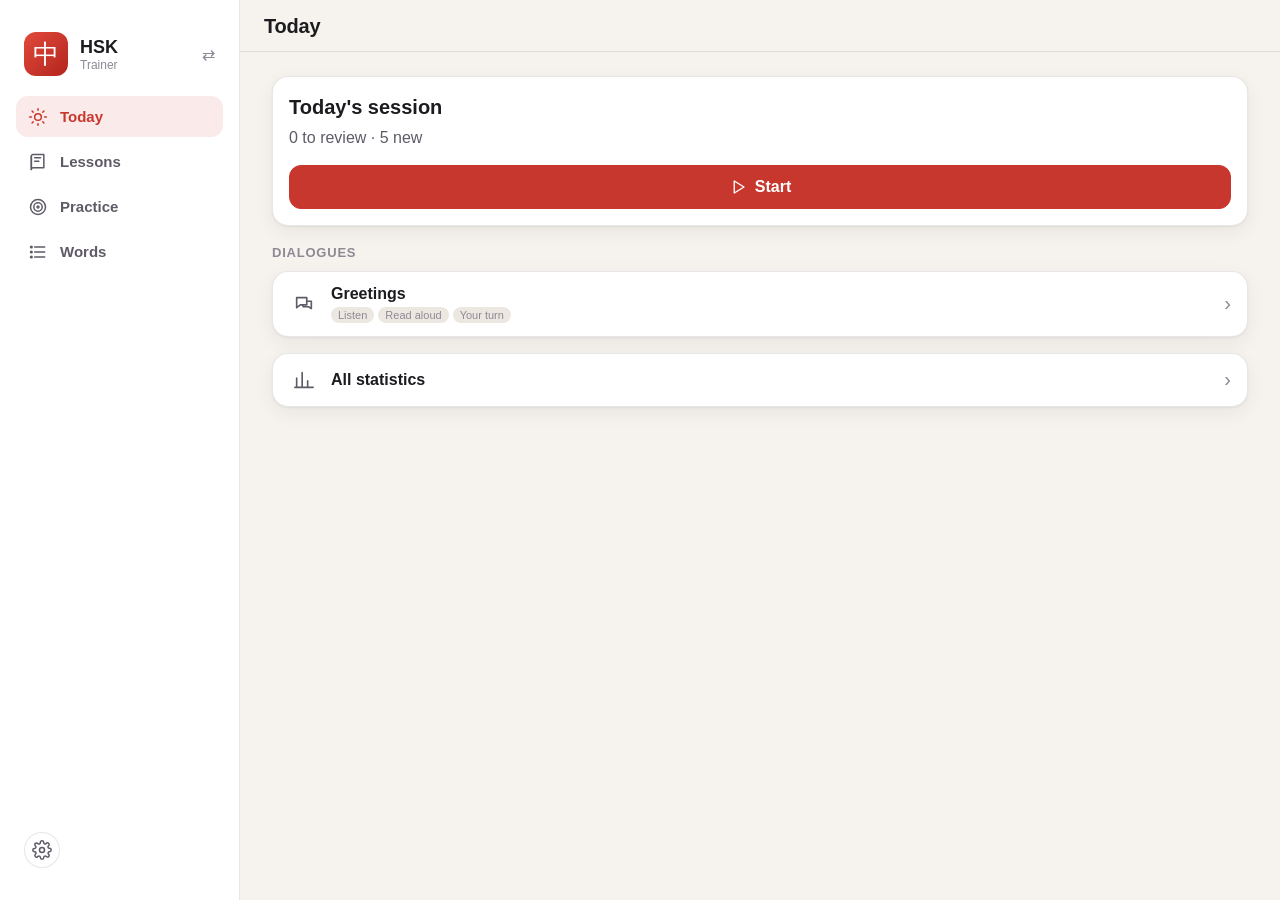
<file: index.html>
<!DOCTYPE html>
<html lang="en">
<head>
  <meta charset="UTF-8">
  <meta name="viewport" content="width=device-width, initial-scale=1, viewport-fit=cover, maximum-scale=1">
  <title>Language Trainer</title>
  <meta name="description" content="Study Chinese (HSK 1–3), Japanese (JLPT N5–N1) and Vietnamese (A1–C2) vocabulary with tiles, flashcards, quizzes and more. Optimized for Mac and iPhone.">
  <meta name="theme-color" content="#f6f3ee" media="(prefers-color-scheme: light)">
  <meta name="theme-color" content="#151417" media="(prefers-color-scheme: dark)">
  <meta name="apple-mobile-web-app-capable" content="yes">
  <meta name="mobile-web-app-capable" content="yes">
  <meta name="apple-mobile-web-app-status-bar-style" content="default">
  <meta name="apple-mobile-web-app-title" content="Trainer">
  <meta name="format-detection" content="telephone=no">
  <link rel="manifest" href="manifest.webmanifest">
  <link rel="icon" type="image/svg+xml" href="icons/icon.svg">
  <link rel="apple-touch-icon" href="icons/apple-touch-icon.png">
  <link rel="stylesheet" href="css/style.css">
</head>
<body>
  <div id="app">
    <aside id="sidebar" class="sidebar">
      <button class="brand" type="button" aria-label="Switch language">
        <span class="brand-glyph course-glyph-brand">中</span>
        <span class="brand-text">
          <span class="brand-title">HSK</span>
          <span class="brand-sub" data-i18n="brandSub">Trainer</span>
        </span>
        <span class="brand-chev">⇄</span>
      </button>
      <nav class="nav" id="nav-desktop"></nav>
      <div class="sidebar-foot">
        <button class="lang-toggle" id="lang-toggle-desktop" type="button" aria-label="Language"></button>
      </div>
    </aside>

    <div class="main">
      <header class="topbar" id="topbar">
        <button class="topbar-back" id="topbar-back" type="button" aria-label="Back" hidden>‹</button>
        <button class="course-btn" id="course-btn" type="button" aria-label="Switch language"><span class="course-glyph-brand">中</span></button>
        <h1 class="topbar-title" id="topbar-title">HSK</h1>
        <button class="lang-toggle" id="lang-toggle-mobile" type="button" aria-label="Language"></button>
      </header>

      <main id="view" class="view" aria-live="polite"></main>

      <nav class="tabbar" id="nav-mobile"></nav>
    </div>
  </div>

  <div id="sheet-backdrop" class="sheet-backdrop" hidden></div>
  <div id="sheet" class="sheet" role="dialog" aria-modal="true" hidden></div>
  <div id="toast" class="toast" hidden></div>

  <script src="js/data.js"></script>
  <script src="js/data-hsk2.js"></script>
  <script src="js/data-hsk3.js"></script>
  <script src="js/data-vi.js"></script>
  <script src="js/data-vi-2.js"></script>
  <script src="js/data-ja.js"></script>
  <script src="js/sounds-data.js"></script>
  <script src="js/dialogues.js"></script>
  <script src="js/app.js"></script>
</body>
</html>
</file>
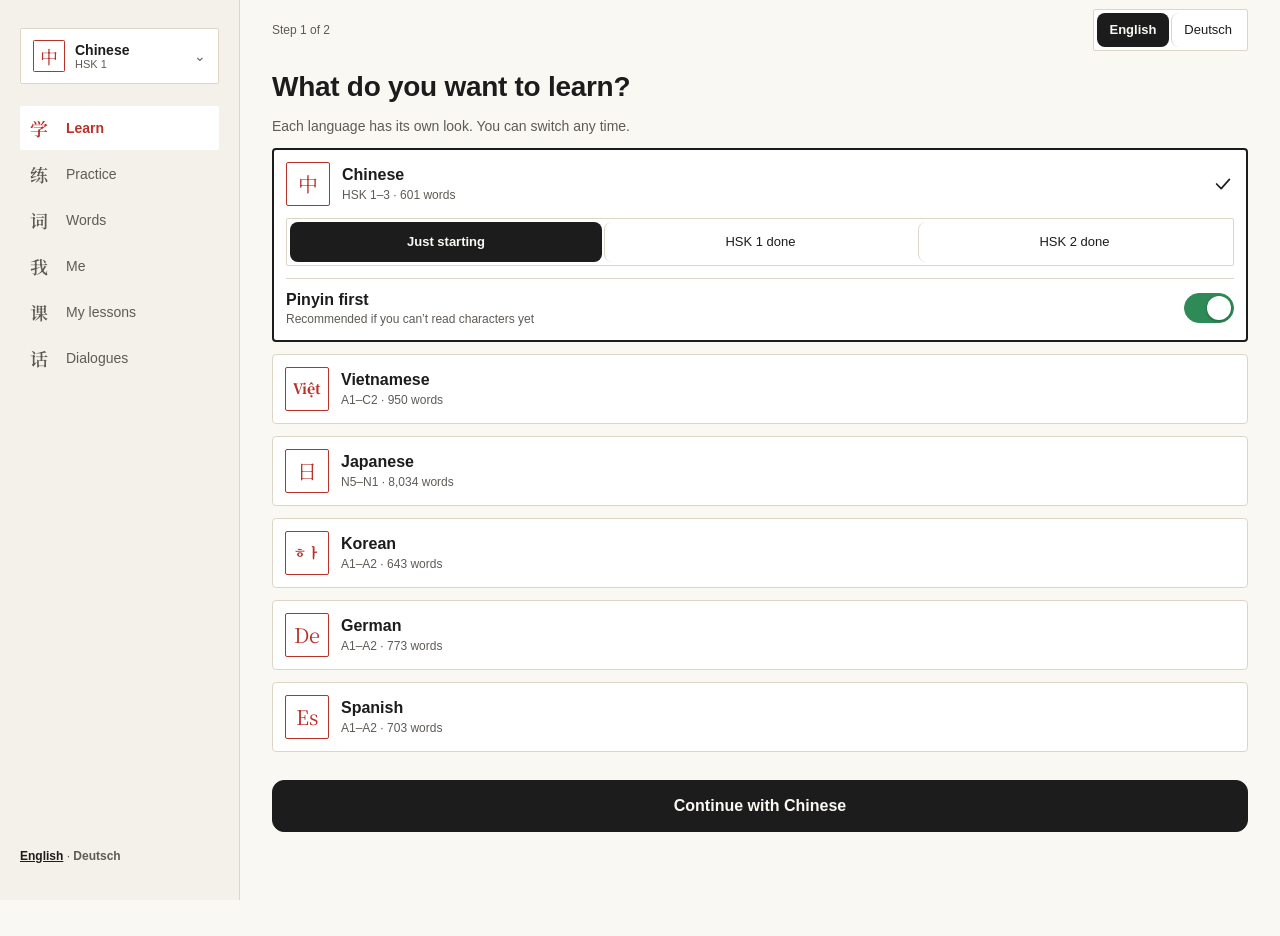
<file: web/index.html>
<!DOCTYPE html>
<html lang="en">
<head>
  <meta charset="UTF-8">
  <meta name="viewport" content="width=device-width, initial-scale=1, viewport-fit=cover, maximum-scale=1">
  <title>Language Trainer</title>
  <meta name="description" content="Study Chinese (HSK 1–3), Japanese (JLPT N5–N1), Korean, Vietnamese, German and Spanish vocabulary with tiles, flashcards, quizzes and more. Optimized for Mac and iPhone.">
  <meta name="theme-color" content="#f6f3ee" media="(prefers-color-scheme: light)">
  <meta name="theme-color" content="#151417" media="(prefers-color-scheme: dark)">
  <meta name="apple-mobile-web-app-capable" content="yes">
  <meta name="mobile-web-app-capable" content="yes">
  <meta name="apple-mobile-web-app-status-bar-style" content="default">
  <meta name="apple-mobile-web-app-title" content="Trainer">
  <meta name="format-detection" content="telephone=no">
  <link rel="manifest" href="manifest.webmanifest">
  <link rel="icon" type="image/svg+xml" href="icons/icon.svg">
  <link rel="apple-touch-icon" href="icons/apple-touch-icon.png">
  <link rel="preconnect" href="https://fonts.googleapis.com">
  <link rel="preconnect" href="https://fonts.gstatic.com" crossorigin>
  <link rel="stylesheet" href="https://fonts.googleapis.com/css2?family=Noto+Serif+SC:wght@400;600&family=Shippori+Mincho:wght@400;600&family=Gowun+Dodum&family=Be+Vietnam+Pro:wght@400;600;800&family=Barlow:wght@400;500;600;700&family=Barlow+Condensed:wght@600;700&family=Fraunces:opsz,wght@9..144,500;9..144,600;9..144,700&family=Work+Sans:wght@400;500;600;700&display=swap">
  <link rel="stylesheet" href="css/style.css">
</head>
<body>
  <div id="app">
    <aside id="sidebar" class="sidebar">
      <button class="brand" type="button" aria-label="Switch language">
        <span class="brand-glyph course-glyph-brand">中</span>
        <span class="brand-text">
          <span class="brand-title">HSK</span>
          <span class="brand-sub" data-i18n="brandSub">Trainer</span>
        </span>
        <span class="brand-chev" aria-hidden="true">⌄</span>
      </button>
      <nav class="nav" id="nav-desktop"></nav>
      <div class="sidebar-foot" id="side-foot"></div>
    </aside>

    <div class="main">
      <header class="topbar" id="topbar">
        <button class="topbar-back" id="topbar-back" type="button" aria-label="Back" hidden>‹</button>
        <button class="course-btn" id="course-btn" type="button" aria-label="Switch language"><span class="course-glyph-brand">中</span></button>
        <h1 class="topbar-title" id="topbar-title">HSK</h1>
        <button class="lang-toggle" id="lang-toggle-mobile" type="button" aria-label="Language"></button>
      </header>

      <main id="view" class="view" aria-live="polite"></main>

      <nav class="tabbar" id="nav-mobile"></nav>
    </div>
  </div>

  <div id="sheet-backdrop" class="sheet-backdrop" hidden></div>
  <div id="sheet" class="sheet" role="dialog" aria-modal="true" hidden></div>
  <div id="toast" class="toast" hidden></div>

  <script src="js/data.js"></script>
  <script src="js/data-hsk2.js"></script>
  <script src="js/data-hsk3.js"></script>
  <script src="js/data-vi.js"></script>
  <script src="js/data-vi-2.js"></script>
  <script src="js/data-ja.js"></script>
  <script src="js/korean.js"></script>
  <script src="js/data-ko.js"></script>
  <script src="js/data-de.js"></script>
  <script src="js/data-es.js"></script>
  <script src="js/sounds-data.js"></script>
  <script src="js/dialogues.js"></script>
  <script src="js/dialogues-de.js"></script>
  <script src="js/dialogues-es.js"></script>
  <script src="js/themes.js"></script>
  <script src="js/themes-auto.js"></script>
  <script src="js/art.js"></script>
  <script src="js/tips.js"></script>
  <script src="js/families.js"></script>
  <script src="js/pinyin-chars.js"></script>
  <script src="js/app.js"></script>
</body>
</html>
</file>
<file: css/style.css>
/* ============================================================
   HSK 1 Trainer — styles
   Optimized for iPhone (Safari, standalone PWA) and Mac.
   ============================================================ */

:root {
  --bg: #f6f3ee;
  --bg-elev: #ffffff;
  --bg-sunken: #ece8e1;
  --text: #1c1b1f;
  --text-2: #5f5b66;
  --text-3: #8d8994;
  --line: rgba(28, 27, 31, 0.10);
  --accent: #c8372d;
  --accent-soft: rgba(200, 55, 45, 0.10);
  --accent-text: #ffffff;
  --gold: #c99a2e;
  --gold-soft: rgba(201, 154, 46, 0.16);
  --green: #2e8b57;
  --green-soft: rgba(46, 139, 87, 0.14);
  --blue: #2f6fd6;
  --blue-soft: rgba(47, 111, 214, 0.12);
  --red: #d33f3f;
  --red-soft: rgba(211, 63, 63, 0.14);
  --shadow: 0 1px 2px rgba(0,0,0,0.05), 0 6px 20px rgba(0,0,0,0.06);
  --radius: 16px;
  --radius-sm: 10px;
  --tab-h: 56px;
  --top-h: 52px;
  --sat: env(safe-area-inset-top, 0px);
  --sab: env(safe-area-inset-bottom, 0px);
  --sal: env(safe-area-inset-left, 0px);
  --sar: env(safe-area-inset-right, 0px);
  --font: -apple-system, BlinkMacSystemFont, "SF Pro Text", "Segoe UI", Roboto, "Helvetica Neue", Arial, sans-serif;
  --font-hanzi: "PingFang SC", "Hiragino Sans GB", "Heiti SC", "Noto Sans CJK SC", "Noto Sans SC", "Microsoft YaHei", "WenQuanYi Zen Hei", sans-serif;
  color-scheme: light dark;
}

@media (prefers-color-scheme: dark) {
  :root:not([data-theme="light"]) {
    --bg: #151417;
    --bg-elev: #212024;
    --bg-sunken: #0f0e11;
    --text: #f3f1ee;
    --text-2: #b3afb8;
    --text-3: #7f7b86;
    --line: rgba(255, 255, 255, 0.10);
    --accent: #ef6a5e;
    --accent-soft: rgba(239, 106, 94, 0.16);
    --gold: #e2b455;
    --gold-soft: rgba(226, 180, 85, 0.18);
    --green: #4fc27f;
    --green-soft: rgba(79, 194, 127, 0.16);
    --blue: #6f9cf0;
    --blue-soft: rgba(111, 156, 240, 0.16);
    --red: #f26b6b;
    --red-soft: rgba(242, 107, 107, 0.16);
    --shadow: 0 1px 2px rgba(0,0,0,0.3), 0 6px 20px rgba(0,0,0,0.35);
  }
}
:root[data-theme="dark"] {
  --bg: #151417;
  --bg-elev: #212024;
  --bg-sunken: #0f0e11;
  --text: #f3f1ee;
  --text-2: #b3afb8;
  --text-3: #7f7b86;
  --line: rgba(255, 255, 255, 0.10);
  --accent: #ef6a5e;
  --accent-soft: rgba(239, 106, 94, 0.16);
  --gold: #e2b455;
  --gold-soft: rgba(226, 180, 85, 0.18);
  --green: #4fc27f;
  --green-soft: rgba(79, 194, 127, 0.16);
  --blue: #6f9cf0;
  --blue-soft: rgba(111, 156, 240, 0.16);
  --red: #f26b6b;
  --red-soft: rgba(242, 107, 107, 0.16);
  --shadow: 0 1px 2px rgba(0,0,0,0.3), 0 6px 20px rgba(0,0,0,0.35);
}

* { box-sizing: border-box; }
html, body { margin: 0; padding: 0; height: 100%; }
body {
  font-family: var(--font);
  background: var(--bg);
  color: var(--text);
  -webkit-font-smoothing: antialiased;
  -webkit-text-size-adjust: 100%;
  -webkit-tap-highlight-color: transparent;
  overscroll-behavior-y: none;
  line-height: 1.4;
}
button { font-family: inherit; font-size: inherit; color: inherit; }
input, select { font-family: inherit; font-size: 16px; color: inherit; }
h1, h2, h3 { margin: 0; font-weight: 700; letter-spacing: -0.01em; }
p { margin: 0; }
[hidden] { display: none !important; }
.hanzi { font-family: var(--font-hanzi); }

/* ---------- Layout ---------- */
#app { display: flex; min-height: 100vh; min-height: 100dvh; }
.sidebar { display: none; }
.main { flex: 1; min-width: 0; display: flex; flex-direction: column; min-height: 100vh; min-height: 100dvh; }

.topbar {
  position: sticky; top: 0; z-index: 20;
  height: calc(var(--top-h) + var(--sat));
  padding: var(--sat) calc(12px + var(--sar)) 0 calc(12px + var(--sal));
  display: flex; align-items: center; gap: 8px;
  background: color-mix(in srgb, var(--bg) 82%, transparent);
  -webkit-backdrop-filter: saturate(180%) blur(18px);
  backdrop-filter: saturate(180%) blur(18px);
  border-bottom: 1px solid var(--line);
}
.topbar-title { flex: 1; font-size: 18px; text-align: center; white-space: nowrap; overflow: hidden; text-overflow: ellipsis; }
.topbar-back {
  width: 40px; height: 40px; border: 0; background: transparent; border-radius: 12px;
  font-size: 30px; line-height: 1; color: var(--accent); cursor: pointer; margin-left: -6px;
}
.topbar-back:active { background: var(--accent-soft); }
.topbar-spacer { width: 40px; }

.lang-toggle {
  border: 1px solid var(--line); background: var(--bg-elev); border-radius: 999px;
  padding: 5px 10px; font-size: 13px; font-weight: 600; cursor: pointer; color: var(--text-2);
  min-width: 44px; height: 32px;
}
.lang-toggle:active { background: var(--accent-soft); }

.view {
  flex: 1;
  padding: 14px calc(16px + var(--sar)) calc(var(--tab-h) + var(--sab) + 24px) calc(16px + var(--sal));
  max-width: 1100px; width: 100%; margin: 0 auto;
}

/* Bottom tab bar (mobile) */
.tabbar {
  position: fixed; left: 0; right: 0; bottom: 0; z-index: 20;
  height: calc(var(--tab-h) + var(--sab));
  padding: 0 var(--sar) var(--sab) var(--sal);
  display: flex; justify-content: space-around; align-items: stretch;
  background: color-mix(in srgb, var(--bg-elev) 88%, transparent);
  -webkit-backdrop-filter: saturate(180%) blur(18px);
  backdrop-filter: saturate(180%) blur(18px);
  border-top: 1px solid var(--line);
}
.tab {
  flex: 1; border: 0; background: transparent; cursor: pointer;
  display: flex; flex-direction: column; align-items: center; justify-content: center; gap: 2px;
  font-size: 11px; font-weight: 600; color: var(--text-3);
}
.tab .tab-ico { font-size: 22px; line-height: 1; }
.tab.active { color: var(--accent); }

/* Desktop layout */
@media (min-width: 860px) {
  .sidebar {
    display: flex; flex-direction: column; width: 240px; flex-shrink: 0;
    padding: 24px 16px; border-right: 1px solid var(--line);
    background: var(--bg-elev); position: sticky; top: 0; height: 100vh;
  }
  .brand { display: flex; align-items: center; gap: 12px; padding: 8px 8px; margin-bottom: 12px; border: 0; background: transparent; border-radius: 14px; cursor: pointer; text-align: left; width: 100%; }
  .brand:hover { background: var(--bg-sunken); }
  .brand-text { display: flex; flex-direction: column; flex: 1; }
  .brand-chev { color: var(--text-3); font-size: 16px; }
  .course-btn { display: none !important; }
  .brand-glyph {
    font-family: var(--font-hanzi); width: 44px; height: 44px; border-radius: 12px;
    background: linear-gradient(135deg, #e2493c, #b3251c); color: #fff; font-size: 26px;
    display: flex; align-items: center; justify-content: center; font-weight: 600;
  }
  .brand-title { font-weight: 800; font-size: 18px; }
  .brand-sub { font-size: 12px; color: var(--text-3); }
  .nav { display: flex; flex-direction: column; gap: 4px; }
  .nav .tab {
    flex-direction: row; justify-content: flex-start; gap: 12px; padding: 10px 12px;
    border-radius: 12px; font-size: 15px; color: var(--text-2);
  }
  .nav .tab .tab-ico { font-size: 20px; }
  .nav .tab.active { background: var(--accent-soft); color: var(--accent); }
  .nav .tab:hover:not(.active) { background: var(--bg-sunken); }
  .sidebar-foot { margin-top: auto; padding: 8px; }
  .tabbar { display: none; }
  #lang-toggle-mobile { display: none; }
  .topbar { height: var(--top-h); padding: 0 24px; }
  .topbar-title { text-align: left; font-size: 20px; }
  .view { padding: 24px 32px 48px; }
}

/* ---------- Common components ---------- */
.card {
  background: var(--bg-elev); border-radius: var(--radius); box-shadow: var(--shadow);
  padding: 16px; border: 1px solid var(--line);
}
.section-title { font-size: 13px; font-weight: 700; text-transform: uppercase; letter-spacing: 0.06em; color: var(--text-3); margin: 18px 0 8px; }
.row { display: flex; align-items: center; gap: 10px; }
.grow { flex: 1; min-width: 0; }
.muted { color: var(--text-2); }
.small { font-size: 13px; }
.center { text-align: center; }
.stack { display: flex; flex-direction: column; gap: 10px; }

.btn {
  display: inline-flex; align-items: center; justify-content: center; gap: 8px;
  border: 1px solid var(--line); background: var(--bg-elev); color: var(--text);
  border-radius: 12px; padding: 11px 16px; font-weight: 600; cursor: pointer;
  min-height: 44px; transition: transform .06s ease, background .15s ease;
  user-select: none; -webkit-user-select: none;
}
.btn:active { transform: scale(0.98); }
.btn.primary { background: var(--accent); border-color: var(--accent); color: var(--accent-text); }
.btn.ghost { background: transparent; }
.btn.block { width: 100%; }
.btn.sm { min-height: 36px; padding: 6px 12px; font-size: 14px; border-radius: 10px; }
.btn.icon { width: 44px; padding: 0; font-size: 20px; }
.btn.success { background: var(--green-soft); border-color: transparent; color: var(--green); }
.btn.danger { background: var(--red-soft); border-color: transparent; color: var(--red); }
.btn.warn { background: var(--gold-soft); border-color: transparent; color: var(--gold); }
.btn.info { background: var(--blue-soft); border-color: transparent; color: var(--blue); }
.btn:disabled { opacity: 0.5; cursor: default; }

.chips { display: flex; gap: 8px; overflow-x: auto; padding: 4px 0 8px; scrollbar-width: none; -webkit-overflow-scrolling: touch; }
.chips::-webkit-scrollbar { display: none; }
.chip {
  flex-shrink: 0; border: 1px solid var(--line); background: var(--bg-elev); border-radius: 999px;
  padding: 7px 13px; font-size: 14px; font-weight: 600; color: var(--text-2); cursor: pointer; white-space: nowrap;
  min-height: 36px;
}
.chip.active { background: var(--accent); border-color: var(--accent); color: var(--accent-text); }

.search {
  width: 100%; border: 1px solid var(--line); background: var(--bg-elev); border-radius: 12px;
  padding: 11px 14px; outline: none; -webkit-appearance: none; appearance: none;
}
.search:focus { border-color: var(--accent); }

.pill { display: inline-block; border-radius: 999px; padding: 2px 8px; font-size: 11px; font-weight: 700; }
.pill.new { background: var(--bg-sunken); color: var(--text-2); }
.pill.learning { background: var(--gold-soft); color: var(--gold); }
.pill.known { background: var(--green-soft); color: var(--green); }
.pill.due { background: var(--accent-soft); color: var(--accent); }

/* ---------- Tiles (Kacheln) ---------- */
.tiles {
  display: grid; gap: 10px;
  grid-template-columns: repeat(auto-fill, minmax(150px, 1fr));
}
@media (min-width: 480px) { .tiles { grid-template-columns: repeat(auto-fill, minmax(165px, 1fr)); gap: 12px; } }
.tile {
  position: relative; background: var(--bg-elev); border: 1px solid var(--line); border-radius: var(--radius);
  padding: 14px 12px 12px; cursor: pointer; text-align: center; box-shadow: var(--shadow);
  display: flex; flex-direction: column; align-items: center; gap: 4px; min-height: 128px;
  transition: transform .08s ease;
}
.tile:active { transform: scale(0.97); }
.tile .tile-hz { font-family: var(--font-hanzi); font-size: 30px; line-height: 1.15; font-weight: 500; }
.tile .tile-hz.long { font-size: 24px; }
.tile .tile-py { color: var(--accent); font-weight: 600; font-size: 14px; }
.tile .tile-tr { color: var(--text-2); font-size: 13px; line-height: 1.25; overflow: hidden; display: -webkit-box; -webkit-line-clamp: 2; -webkit-box-orient: vertical; }
.tile .tile-dot { position: absolute; top: 10px; right: 10px; width: 9px; height: 9px; border-radius: 50%; background: var(--bg-sunken); }
.tile .tile-dot.learning { background: var(--gold); }
.tile .tile-dot.known { background: var(--green); }
.tile .tile-fav { position: absolute; top: 6px; left: 9px; font-size: 13px; }
.tile .tile-num { position: absolute; bottom: 6px; right: 9px; font-size: 10px; color: var(--text-3); }

.list-hint { color: var(--text-3); font-size: 13px; margin: 6px 2px 10px; }

/* ---------- Bottom sheet / modal ---------- */
.sheet-backdrop { position: fixed; inset: 0; background: rgba(0,0,0,0.42); z-index: 50; animation: fade .18s ease; }
.sheet {
  position: fixed; left: 0; right: 0; bottom: 0; z-index: 51; background: var(--bg-elev);
  border-radius: 22px 22px 0 0; padding: 12px 20px calc(20px + var(--sab));
  max-height: 88vh; max-height: 88dvh; overflow-y: auto; box-shadow: 0 -8px 40px rgba(0,0,0,0.25);
  animation: slideUp .22s cubic-bezier(.2,.8,.2,1);
}
.sheet-handle { width: 40px; height: 5px; border-radius: 3px; background: var(--line); margin: 0 auto 12px; }
@media (min-width: 860px) {
  .sheet {
    left: 50%; right: auto; top: 50%; bottom: auto; transform: translate(-50%, -50%);
    width: min(560px, 92vw); border-radius: 22px; padding: 22px 28px 28px; animation: pop .18s ease;
  }
  .sheet-handle { display: none; }
}
@keyframes fade { from { opacity: 0; } }
@keyframes slideUp { from { transform: translateY(40px); opacity: 0; } }
@keyframes pop { from { transform: translate(-50%, -48%); opacity: 0; } }

.detail-hz { font-family: var(--font-hanzi); font-size: 64px; line-height: 1.1; text-align: center; font-weight: 500; }
.detail-py { text-align: center; color: var(--accent); font-size: 22px; font-weight: 600; margin-top: 2px; }
.detail-tr { text-align: center; font-size: 18px; margin-top: 6px; }
.detail-tr2 { text-align: center; color: var(--text-2); font-size: 15px; }
.detail-meta { display: flex; justify-content: center; gap: 8px; margin-top: 10px; flex-wrap: wrap; }
.example { background: var(--bg-sunken); border-radius: 12px; padding: 12px 14px; margin-top: 16px; }
.example .ex-hz { font-family: var(--font-hanzi); font-size: 22px; }
.example .ex-py { color: var(--accent); font-size: 14px; }
.example .ex-tr { color: var(--text-2); font-size: 14px; margin-top: 2px; }
.detail-actions { display: grid; grid-template-columns: 1fr 1fr; gap: 8px; margin-top: 16px; }
.detail-actions .btn.block { grid-column: 1 / -1; }

.speak-btn {
  border: 0; background: var(--accent-soft); color: var(--accent); border-radius: 999px;
  width: 40px; height: 40px; font-size: 18px; cursor: pointer; display: inline-flex; align-items: center; justify-content: center;
}
.speak-btn.sm { width: 32px; height: 32px; font-size: 15px; }

/* ---------- Toast ---------- */
.toast {
  position: fixed; left: 50%; bottom: calc(var(--tab-h) + var(--sab) + 16px); transform: translateX(-50%);
  background: var(--text); color: var(--bg); padding: 10px 16px; border-radius: 999px; font-size: 14px; font-weight: 600;
  z-index: 60; box-shadow: var(--shadow); animation: fade .15s ease; max-width: 90vw; text-align: center;
}
@media (min-width: 860px) { .toast { bottom: 28px; } }

/* ---------- Training ---------- */
.mode-grid { display: grid; grid-template-columns: 1fr 1fr; gap: 12px; }
@media (min-width: 640px) { .mode-grid { grid-template-columns: repeat(3, 1fr); } }
.mode-card {
  background: var(--bg-elev); border: 1px solid var(--line); border-radius: var(--radius); padding: 16px 14px;
  cursor: pointer; box-shadow: var(--shadow); display: flex; flex-direction: column; gap: 6px; min-height: 120px;
  transition: transform .08s ease; text-align: left;
}
.mode-card:active { transform: scale(0.97); }
.mode-card .mode-ico { font-size: 28px; }
.mode-card .mode-title { font-weight: 700; font-size: 16px; }
.mode-card .mode-desc { font-size: 13px; color: var(--text-2); line-height: 1.3; }

.due-banner { display: flex; align-items: center; gap: 12px; background: linear-gradient(135deg, var(--accent), #8e1f18); color: #fff; border-radius: var(--radius); padding: 16px; margin-bottom: 16px; }
.due-banner .big { font-size: 28px; font-weight: 800; line-height: 1; }
.due-banner .btn { background: rgba(255,255,255,0.18); border-color: rgba(255,255,255,0.3); color: #fff; }

.progress-bar { height: 8px; border-radius: 4px; background: var(--bg-sunken); overflow: hidden; }
.progress-bar > span { display: block; height: 100%; background: var(--accent); border-radius: 4px; transition: width .3s ease; }
.progress-bar > span.green { background: var(--green); }
.progress-bar > span.gold { background: var(--gold); }

.session-head { display: flex; align-items: center; gap: 12px; margin-bottom: 14px; }
.session-head .progress-bar { flex: 1; }
.session-head .count { font-size: 13px; color: var(--text-2); font-variant-numeric: tabular-nums; white-space: nowrap; }

.flashcard {
  background: var(--bg-elev); border: 1px solid var(--line); border-radius: 22px; box-shadow: var(--shadow);
  min-height: 300px; display: flex; flex-direction: column; align-items: center; justify-content: center; gap: 8px;
  padding: 28px 20px; text-align: center; cursor: pointer; position: relative;
}
@media (min-width: 860px) { .flashcard { min-height: 380px; } }
.flashcard .fc-hz { font-family: var(--font-hanzi); font-size: 76px; line-height: 1.1; font-weight: 500; }
.flashcard .fc-hz.long { font-size: 56px; }
.flashcard .fc-hint { position: absolute; bottom: 14px; color: var(--text-3); font-size: 12px; }
.flashcard .fc-py { color: var(--accent); font-size: 24px; font-weight: 600; }
.flashcard .fc-tr { font-size: 20px; }
.flashcard .fc-tr2 { font-size: 15px; color: var(--text-2); }
.flashcard .fc-ex { margin-top: 12px; font-size: 14px; color: var(--text-2); }
.flashcard .fc-ex .hanzi { font-size: 18px; color: var(--text); display: block; }
.flashcard .fc-prompt { font-size: 18px; color: var(--text-2); }
.rate-grid { display: grid; grid-template-columns: repeat(4, 1fr); gap: 8px; margin-top: 14px; }
.rate-grid .btn { flex-direction: column; gap: 0; padding: 8px 4px; }
.rate-grid .btn small { font-weight: 500; font-size: 11px; opacity: 0.8; }

.quiz-q {
  background: var(--bg-elev); border: 1px solid var(--line); border-radius: 22px; box-shadow: var(--shadow);
  padding: 28px 20px; text-align: center; margin-bottom: 14px; min-height: 150px;
  display: flex; flex-direction: column; align-items: center; justify-content: center; gap: 6px;
}
.quiz-q .q-hz { font-family: var(--font-hanzi); font-size: 60px; line-height: 1.1; font-weight: 500; }
.quiz-q .q-hz.long { font-size: 44px; }
.quiz-q .q-text { font-size: 24px; font-weight: 600; }
.quiz-q .q-sub { color: var(--text-2); font-size: 14px; }
.options { display: grid; grid-template-columns: 1fr; gap: 10px; }
@media (min-width: 640px) { .options { grid-template-columns: 1fr 1fr; } }
.option {
  border: 1px solid var(--line); background: var(--bg-elev); border-radius: 14px; padding: 14px 16px;
  cursor: pointer; text-align: left; font-size: 17px; min-height: 54px; box-shadow: var(--shadow);
  display: flex; align-items: center; gap: 12px; transition: transform .06s ease;
}
.option:active { transform: scale(0.98); }
.option .opt-key { width: 26px; height: 26px; border-radius: 8px; background: var(--bg-sunken); color: var(--text-2); font-size: 13px; font-weight: 700; display: inline-flex; align-items: center; justify-content: center; flex-shrink: 0; }
.option.hanzi { font-size: 28px; }
.option.correct { background: var(--green-soft); border-color: var(--green); color: var(--green); }
.option.wrong { background: var(--red-soft); border-color: var(--red); color: var(--red); }
.option:disabled { cursor: default; }
.feedback { margin-top: 14px; padding: 12px 14px; border-radius: 12px; font-weight: 600; display: flex; align-items: center; gap: 10px; }
.feedback.ok { background: var(--green-soft); color: var(--green); }
.feedback.bad { background: var(--red-soft); color: var(--red); }

.type-input {
  width: 100%; font-size: 22px; padding: 14px 16px; border-radius: 14px; border: 2px solid var(--line);
  background: var(--bg-elev); outline: none; text-align: center; -webkit-appearance: none; appearance: none;
}
.type-input:focus { border-color: var(--accent); }
.type-input.ok { border-color: var(--green); }
.type-input.bad { border-color: var(--red); }

.match-grid { display: grid; grid-template-columns: 1fr 1fr; gap: 10px; }
.match-col { display: flex; flex-direction: column; gap: 10px; }
.match-card {
  border: 1px solid var(--line); background: var(--bg-elev); border-radius: 14px; padding: 12px; min-height: 58px;
  display: flex; align-items: center; justify-content: center; text-align: center; cursor: pointer; box-shadow: var(--shadow);
  font-size: 16px; transition: transform .06s ease, opacity .2s ease;
}
.match-card.hanzi { font-size: 28px; }
.match-card.selected { border-color: var(--accent); background: var(--accent-soft); }
.match-card.done { opacity: 0.25; pointer-events: none; }
.match-card.shake { animation: shake .3s ease; border-color: var(--red); }
@keyframes shake { 25% { transform: translateX(-5px);} 75% { transform: translateX(5px);} }

.result-card { text-align: center; padding: 28px 20px; }
.result-card .big { font-size: 56px; font-weight: 800; line-height: 1; color: var(--accent); }
.result-card .sub { color: var(--text-2); margin-top: 6px; }
.result-list { margin-top: 16px; text-align: left; }
.result-item { display: flex; align-items: center; gap: 12px; padding: 10px 0; border-top: 1px solid var(--line); }
.result-item .hanzi { font-size: 24px; min-width: 60px; }
.result-item .r-py { color: var(--accent); font-weight: 600; font-size: 14px; }
.result-item .r-tr { color: var(--text-2); font-size: 14px; }

/* ---------- Progress ---------- */
.stats-grid { display: grid; grid-template-columns: repeat(2, 1fr); gap: 10px; }
@media (min-width: 640px) { .stats-grid { grid-template-columns: repeat(4, 1fr); } }
.stat { background: var(--bg-elev); border: 1px solid var(--line); border-radius: var(--radius); padding: 14px; box-shadow: var(--shadow); }
.stat .stat-val { font-size: 28px; font-weight: 800; line-height: 1.1; }
.stat .stat-lbl { font-size: 12px; color: var(--text-2); margin-top: 4px; }
.stat.accent .stat-val { color: var(--accent); }
.stat.green .stat-val { color: var(--green); }
.stat.gold .stat-val { color: var(--gold); }
.stat.blue .stat-val { color: var(--blue); }
.ring-wrap { display: flex; align-items: center; gap: 20px; }
.ring { width: 120px; height: 120px; flex-shrink: 0; }
.legend { display: flex; flex-direction: column; gap: 6px; font-size: 14px; }
.legend .dot { display: inline-block; width: 10px; height: 10px; border-radius: 50%; margin-right: 8px; }
.cat-row { display: grid; grid-template-columns: 28px 1fr 60px; gap: 10px; align-items: center; padding: 8px 0; border-top: 1px solid var(--line); }
.cat-row:first-child { border-top: 0; }
.cat-row .cat-name { font-size: 14px; }
.cat-row .cat-count { font-size: 12px; color: var(--text-3); text-align: right; font-variant-numeric: tabular-nums; }
.heat { display: grid; grid-template-columns: repeat(14, 1fr); gap: 4px; }
.heat .day { aspect-ratio: 1; border-radius: 4px; background: var(--bg-sunken); }
.heat .day.l1 { background: color-mix(in srgb, var(--green) 35%, var(--bg-sunken)); }
.heat .day.l2 { background: color-mix(in srgb, var(--green) 60%, var(--bg-sunken)); }
.heat .day.l3 { background: var(--green); }

/* ---------- More ---------- */
.list { background: var(--bg-elev); border: 1px solid var(--line); border-radius: var(--radius); box-shadow: var(--shadow); overflow: hidden; }
.list-item {
  display: flex; align-items: center; gap: 12px; padding: 13px 16px; border-top: 1px solid var(--line);
  cursor: pointer; width: 100%; background: transparent; border-left: 0; border-right: 0; border-bottom: 0; text-align: left;
}
.list-item:first-child { border-top: 0; }
.list-item .li-ico { font-size: 22px; width: 30px; text-align: center; }
.list-item .li-title { font-weight: 600; }
.list-item .li-sub { font-size: 13px; color: var(--text-2); }
.list-item .li-chev { color: var(--text-3); font-size: 20px; }
.list-item.static { cursor: default; }
.switch { position: relative; width: 50px; height: 30px; border-radius: 15px; background: var(--bg-sunken); border: 1px solid var(--line); cursor: pointer; flex-shrink: 0; padding: 0; }
.switch::after { content: ""; position: absolute; top: 2px; left: 2px; width: 24px; height: 24px; border-radius: 50%; background: #fff; box-shadow: 0 1px 3px rgba(0,0,0,0.3); transition: transform .18s ease; }
.switch.on { background: var(--green); border-color: var(--green); }
.switch.on::after { transform: translateX(20px); }
.seg { display: inline-flex; background: var(--bg-sunken); border-radius: 10px; padding: 3px; gap: 2px; }
.seg button { border: 0; background: transparent; border-radius: 8px; padding: 6px 12px; font-size: 14px; font-weight: 600; color: var(--text-2); cursor: pointer; }
.seg button.active { background: var(--bg-elev); color: var(--text); box-shadow: 0 1px 3px rgba(0,0,0,0.15); }
input[type=range] { width: 120px; accent-color: var(--accent); }

.tone-card { display: grid; grid-template-columns: 52px 1fr auto; align-items: center; gap: 14px; padding: 12px 0; border-top: 1px solid var(--line); }
.tone-card:first-child { border-top: 0; }
.tone-card .tone-sym { font-family: var(--font-hanzi); font-size: 34px; text-align: center; color: var(--accent); }
.tone-card .tone-name { font-weight: 700; }
.tone-card .tone-desc { font-size: 13px; color: var(--text-2); }
.tone-svg { width: 52px; height: 36px; }
.num-big { font-family: var(--font-hanzi); font-size: 64px; text-align: center; font-weight: 500; }
.num-input { text-align: center; font-size: 28px; }
.kbd-hint { font-size: 12px; color: var(--text-3); text-align: center; margin-top: 10px; }
@media (hover: none) { .kbd-hint { display: none; } }

.empty { text-align: center; padding: 40px 20px; color: var(--text-2); }
.empty .big { font-size: 40px; margin-bottom: 8px; }

.about p { margin-bottom: 8px; font-size: 14px; color: var(--text-2); }
.about ol { padding-left: 20px; font-size: 14px; color: var(--text-2); margin: 0; }
.fade-in { animation: fadeIn .18s ease; }
@keyframes fadeIn { from { opacity: 0; transform: translateY(4px); } }

/* ---------- Levels ---------- */
.chip.lvl .chip-n { font-size: 11px; opacity: 0.7; margin-left: 2px; }
.lvl-badge { display: inline-block; font-size: 10px; font-weight: 700; padding: 1px 6px; border-radius: 6px; background: var(--bg-sunken); color: var(--text-2); }
.lvl-badge.l1 { background: var(--green-soft); color: var(--green); }
.lvl-badge.l2 { background: var(--blue-soft); color: var(--blue); }
.lvl-badge.l3 { background: var(--gold-soft); color: var(--gold); }
.lvl-badge.l4 { background: var(--accent-soft); color: var(--accent); }
.lvl-badge.l5 { background: rgba(140, 82, 255, 0.14); color: #7a4fd6; }
.lvl-badge.l6 { background: var(--text); color: var(--bg); }
.tile .tile-num .lvl-badge { position: relative; top: -2px; }

/* ---------- Course switcher ---------- */
.course-btn {
  width: 40px; height: 40px; border: 0; background: transparent; border-radius: 12px; cursor: pointer; margin-left: -6px;
  display: flex; align-items: center; justify-content: center;
}
.course-btn .course-glyph-brand {
  font-family: var(--font-hanzi); width: 30px; height: 30px; border-radius: 9px; font-size: 17px; font-weight: 600;
  background: linear-gradient(135deg, #e2493c, #b3251c); color: #fff; display: inline-flex; align-items: center; justify-content: center;
}
.course-glyph-brand.latin, .brand-glyph.latin, .course-glyph.latin { font-family: var(--font); background: linear-gradient(135deg, #d9a21b, #b0121c); letter-spacing: -0.02em; }
.course-card {
  display: flex; align-items: center; gap: 14px; width: 100%; text-align: left; padding: 14px; border-radius: 14px; cursor: pointer;
  border: 1px solid var(--line); background: var(--bg-elev); box-shadow: var(--shadow);
}
.course-card.active { border-color: var(--accent); background: var(--accent-soft); }
.course-glyph {
  font-family: var(--font-hanzi); width: 46px; height: 46px; border-radius: 13px; font-size: 24px; font-weight: 600; flex-shrink: 0;
  background: linear-gradient(135deg, #e2493c, #b3251c); color: #fff; display: inline-flex; align-items: center; justify-content: center;
}
.course-name { font-weight: 700; font-size: 16px; }
.course-check { color: var(--accent); font-weight: 800; font-size: 18px; }

/* Latin-script course: smaller "hanzi" slots that wrap */
html.latin .hanzi, html.latin .tile-hz, html.latin .detail-hz, html.latin .fc-hz, html.latin .q-hz, html.latin .num-big, html.latin .tone-sym, html.latin .ex-hz, html.latin .fc-ex .hanzi { font-family: var(--font); }
html.latin .tile .tile-hz, html.latin .tile .tile-hz.long { font-size: 20px; font-weight: 700; line-height: 1.2; overflow-wrap: anywhere; }
html.latin .tile .tile-py { font-size: 13px; font-weight: 500; }
html.latin .detail-hz { font-size: 38px; font-weight: 700; overflow-wrap: anywhere; }
html.latin .detail-py { font-size: 18px; }
html.latin .detail-py::before, html.latin .fc-py::before, html.latin .tile-py::before { content: "["; opacity: .6; }
html.latin .detail-py::after, html.latin .fc-py::after, html.latin .tile-py::after { content: "]"; opacity: .6; }
html.latin .flashcard .fc-hz, html.latin .flashcard .fc-hz.long { font-size: 40px; font-weight: 700; overflow-wrap: anywhere; }
html.latin .flashcard .fc-py { font-size: 18px; }
html.latin .quiz-q .q-hz, html.latin .quiz-q .q-hz.long { font-size: 36px; font-weight: 700; overflow-wrap: anywhere; }
html.latin .option.hanzi { font-size: 19px; font-weight: 600; }
html.latin .match-card.hanzi { font-size: 17px; font-weight: 600; }
html.latin .result-item .hanzi { font-size: 17px; font-weight: 600; min-width: 90px; }
html.latin .num-big { font-size: 40px; font-weight: 700; }
html.latin .example .ex-hz { font-size: 18px; font-weight: 600; }
html.latin .fc-ex .hanzi { font-size: 17px; font-weight: 600; }
html.latin .tone-sym { font-size: 28px; font-weight: 700; }
html.latin .feedback .hanzi { font-weight: 600; }

/* ---------- Voice picker ---------- */
.voice-sel { max-width: 46vw; font-size: 14px; padding: 6px 8px; border-radius: 8px; border: 1px solid var(--line); background: var(--bg-sunken); color: var(--text); }
@media (min-width: 860px) { .voice-sel { max-width: 260px; } }

.tiles-more { grid-column: 1 / -1; margin-top: 6px; }

/* ---------- Sounds ---------- */
.sound-table { padding: 10px 12px; }
.srow { display: flex; align-items: stretch; gap: 8px; padding: 6px 0; border-top: 1px solid var(--line); }
.srow:first-child, .srow.shead + .srow { border-top: 0; }
.srow.shead { border-top: 0; padding-bottom: 2px; }
.sbase {
  width: 64px; flex-shrink: 0; border: 0; background: var(--bg-sunken); border-radius: 10px; font-weight: 700; font-size: 15px;
  cursor: pointer; color: var(--text); display: flex; align-items: center; justify-content: center; text-align: center; padding: 6px 4px; line-height: 1.15;
}
.sbase:active { background: var(--accent-soft); }
.scells { flex: 1; display: grid; grid-template-columns: repeat(auto-fit, minmax(48px, 1fr)); gap: 6px; }
.scell {
  border: 1px solid var(--line); background: var(--bg-elev); border-radius: 10px; min-height: 46px; padding: 5px 4px; cursor: pointer;
  display: flex; flex-direction: column; align-items: center; justify-content: center; gap: 1px; line-height: 1.15;
}
.scell.empty { border: 0; background: transparent; pointer-events: none; }
.scell.active { border-color: var(--accent); background: var(--accent-soft); }
.scell-t { font-size: 17px; font-weight: 600; color: var(--accent); }
.kana .scell-t { font-family: var(--font-hanzi); font-size: 22px; color: var(--text); }
.scell-s { font-family: var(--font-hanzi); font-size: 13px; color: var(--text-2); }
.scell-sub { font-size: 10px; color: var(--text-3); }
.scell-h { text-align: center; font-size: 11px; font-weight: 700; color: var(--text-3); text-transform: uppercase; letter-spacing: 0.04em; }
.snote { font-size: 12px; color: var(--text-3); padding: 0 0 6px 72px; margin-top: -2px; }
.sex { background: var(--bg-sunken); border-radius: 12px; padding: 8px 10px; margin: 2px 0 8px; }
.sex-title { font-size: 12px; font-weight: 700; color: var(--text-3); text-transform: uppercase; letter-spacing: 0.04em; margin-bottom: 4px; }
.sex-item { display: flex; align-items: center; gap: 10px; width: 100%; text-align: left; border: 0; background: transparent; padding: 6px 0; cursor: pointer; color: var(--text); border-top: 1px solid var(--line); }
.sex-item:first-of-type { border-top: 0; }
.sex-hz { font-size: 20px; min-width: 56px; }
html.latin .sex-hz { font-size: 16px; font-weight: 600; min-width: 80px; }
.sex-py { display: block; color: var(--accent); font-size: 13px; font-weight: 600; }
.sex-tr { display: block; color: var(--text-2); font-size: 13px; }
.sound-options .option.hanzi { font-size: 22px; }
@media (max-width: 480px) { .sbase { width: 52px; font-size: 13px; } .snote { padding-left: 60px; } .scells { grid-template-columns: repeat(auto-fit, minmax(42px, 1fr)); gap: 4px; } .scell-t { font-size: 15px; } .kana .scell-t { font-size: 20px; } }

/* Sounds: focused navigation */
.sindex-wrap { position: sticky; top: calc(var(--top-h) + var(--sat)); z-index: 5; display: flex; align-items: center; gap: 8px; background: var(--bg); padding: 2px 0 6px; margin-bottom: 6px; }
@media (min-width: 860px) { .sindex-wrap { top: var(--top-h); } }
.sindex { flex: 1; padding: 4px 0; margin: 0; }
.sindex .chip { min-width: 44px; justify-content: center; padding: 6px 10px; }
.stools { display: flex; gap: 6px; flex-shrink: 0; }
.stools .btn.icon { width: 38px; min-height: 38px; font-size: 17px; }
.sfocus { padding: 14px 16px 16px; }
.sfocus-head { display: flex; align-items: center; gap: 10px; margin-bottom: 12px; }
.sfocus-head .btn.icon { width: 48px; min-height: 48px; font-size: 30px; line-height: 1; border-radius: 14px; }
.sfocus-title { flex: 1; text-align: center; }
.sfocus-base { font-size: 34px; font-weight: 800; line-height: 1.1; }
.kana .sfocus-base { font-family: var(--font-hanzi); }
.sfocus-pos { font-size: 12px; color: var(--text-3); margin-top: 2px; }
.shead-row { display: grid; grid-template-columns: repeat(auto-fit, minmax(48px, 1fr)); gap: 6px; margin-bottom: 4px; }
.scells.big { grid-template-columns: repeat(auto-fit, minmax(64px, 1fr)); gap: 8px; }
.scells.big .scell { min-height: 68px; }
.scells.big .scell-t { font-size: 24px; }
.kana .scells.big .scell-t { font-size: 32px; }
.scells.big .scell-s { font-size: 16px; }
.snote.focus { padding: 8px 2px 4px; }
.sfocus .btn.block { margin: 10px 0 8px; }
.sfocus .sex { margin-top: 4px; }
.srow.current { background: var(--accent-soft); margin: 0 -8px; padding-left: 8px; padding-right: 8px; border-radius: 10px; }

/* ---------- Typewriter ---------- */
.typer-card { display: flex; flex-direction: column; gap: 12px; }
.typer-show { font-size: 30px; line-height: 1.3; text-align: center; }
.typer-line { font-size: 26px; line-height: 1.6; text-align: center; word-break: break-word; font-variant-ligatures: none; }
.typer-line.small { font-size: 16px; text-align: left; line-height: 1.4; }
.typer-sub { color: var(--text-2); font-size: 14px; text-align: center; }
.tc { border-radius: 4px; transition: color .08s, background-color .08s; }
.tc.todo { color: var(--text-3); }
.tc.ok { color: var(--text); }
.tc.bad { color: var(--red); background: var(--red-soft); }
.tc.sp.bad { box-shadow: inset 0 -2px 0 var(--red); }
.tc.cur { color: var(--text-3); box-shadow: inset 0 -3px 0 var(--accent); animation: tc-blink 1s steps(2) infinite; }
.tc.extra { text-decoration: line-through; }
@keyframes tc-blink { 50% { box-shadow: inset 0 -3px 0 transparent; } }
@media (prefers-reduced-motion: reduce) { .tc.cur { animation: none; } }
.typer-stats { display: flex; align-items: center; gap: 14px; color: var(--text-2); font-size: 14px; font-variant-numeric: tabular-nums; }
.typer-stats .btn { margin-left: auto; }
.typer-last { margin-top: 12px; padding: 10px 14px; border-radius: 12px; display: flex; align-items: center; gap: 12px; background: var(--bg-elev); border: 1px solid var(--line); }
.typer-last.ok { border-color: var(--green); }
.typer-last.bad { border-color: var(--red); }
.typer-last .hanzi { color: var(--text-2); margin-top: 2px; }
.typer-num { display: flex; flex-direction: column; align-items: center; min-width: 44px; font-variant-numeric: tabular-nums; }
.typer-num small { font-size: 11px; color: var(--text-3); }

/* ---------- Pinyin first: pinyin is the word's face while characters are not studied yet ---------- */
.py-face { font-weight: 600; color: var(--accent); }
.q-text.py-face { font-size: 34px; }
.tile .tile-hz.py { font-family: var(--font); font-size: 22px; font-weight: 700; color: var(--accent); }
.tile .tile-hz.py.long { font-size: 17px; }
.tile .tile-sub-hz { font-family: var(--font-hanzi); font-size: 14px; color: var(--text-3); }
.detail-py.big { font-size: 38px; font-weight: 700; margin-top: 8px; }
.detail-sub-hz { font-family: var(--font-hanzi); font-size: 22px; color: var(--text-3); text-align: center; }
.example .ex-py.big { font-size: 17px; font-weight: 600; }
.example .ex-hz.small { font-size: 14px; color: var(--text-3); }
.flashcard .fc-py.big { font-size: 44px; font-weight: 700; line-height: 1.15; }
.flashcard .fc-sub-hz { font-family: var(--font-hanzi); font-size: 20px; color: var(--text-3); }
.flashcard .fc-ex .hanzi.small { font-size: 14px; color: var(--text-3); }
.r-py.big { font-size: 17px; font-weight: 600; }
.detail-actions .block { grid-column: 1 / -1; }
.detail-actions .section-title { margin-top: 6px; }

/* ---------- Today ---------- */
.today-hero .hero-title, .today-done .hero-title { font-size: 20px; font-weight: 800; margin-bottom: 2px; }
.today-hero .btn { min-width: 96px; }
.today-done { margin-bottom: 16px; }
.stats-grid.three { grid-template-columns: repeat(3, 1fr); }
.stats-grid.three .stat-val small { font-size: 15px; color: var(--text-3); font-weight: 600; }
.stats-grid.three .progress-bar { height: 5px; margin-top: 8px; }
.section-title.row { display: flex; }
.section-title.row .btn { text-transform: none; letter-spacing: 0; color: var(--text); }
.progress-bar.lesson-bar { display: flex; height: 5px; margin-top: 6px; }
.progress-bar.lesson-bar > span { border-radius: 0; }

/* Guided session */
.steps { display: flex; justify-content: center; gap: 6px; margin-bottom: 14px; flex-wrap: wrap; }
.step-dot { display: flex; flex-direction: column; align-items: center; gap: 2px; min-width: 64px; padding: 6px 8px; border-radius: 12px; font-size: 20px; opacity: 0.45; }
.step-dot small { font-size: 11px; color: var(--text-2); }
.step-dot.cur { opacity: 1; background: var(--accent-soft); }
.step-dot.done { opacity: 0.8; }
.step-card { text-align: center; padding: 24px 20px; }
.step-card .step-of { font-size: 12px; font-weight: 700; text-transform: uppercase; letter-spacing: 0.06em; color: var(--text-3); }
.step-card .step-ico { font-size: 44px; margin: 10px 0 4px; }
.step-card h2 { margin-bottom: 6px; }
.step-card p { margin: 0 auto 6px; max-width: 34em; }
.step-card .btn { margin-top: 16px; }
.summary-list { margin-top: 16px; text-align: left; }

/* Meet a new word */
.meet-card { text-align: center; padding: 26px 18px 16px; }
.meet-card .meet-py { font-size: 46px; font-weight: 700; color: var(--accent); line-height: 1.15; }
.meet-card .meet-hz { font-family: var(--font-hanzi); font-size: 22px; color: var(--text-3); margin-top: 2px; }
.meet-card .meet-hz.big { font-size: 72px; color: var(--text); line-height: 1.1; }
.meet-card .meet-py.sm { font-size: 24px; }
.meet-card .meet-tr { font-size: 20px; margin-top: 10px; }
.meet-card .meet-btns { justify-content: center; margin-top: 16px; }
.meet-card .example { text-align: left; }
.meet-card .list-hint { margin-top: 14px; }

/* Lesson editor */
.lw-row { gap: 8px; }
.lw-row .li-title.py-face { font-size: 18px; }
.lw-row .li-sub .hanzi { color: var(--text-2); }
#l-name { font-weight: 700; font-size: 18px; margin-bottom: 12px; }
#l-results { margin-top: 8px; }
.own-input { font-size: 17px; text-align: left; }

/* Sync */
.sync-code { font-family: ui-monospace, "SF Mono", Menlo, monospace; font-size: 21px; font-weight: 700; letter-spacing: 0.04em; user-select: all; -webkit-user-select: all; padding: 4px 0; word-break: break-all; }
.sync-code-input { font-family: ui-monospace, "SF Mono", Menlo, monospace; text-transform: uppercase; }

/* ============================================================
   Calmer look: one accent for the main action, tone colours carry meaning
   ============================================================ */
:root { --tone1: #c8372d; --tone2: #b8730c; --tone3: #2e8b57; --tone4: #2f6fd6; --tone5: #8d8994; }
@media (prefers-color-scheme: dark) {
  :root:not([data-theme="light"]) { --tone1: #f0776c; --tone2: #e3a447; --tone3: #5fca8a; --tone4: #7ea7f2; --tone5: #8f8b96; }
}
:root[data-theme="dark"] { --tone1: #f0776c; --tone2: #e3a447; --tone3: #5fca8a; --tone4: #7ea7f2; --tone5: #8f8b96; }
.tn1 { color: var(--tone1); } .tn2 { color: var(--tone2); } .tn3 { color: var(--tone3); } .tn4 { color: var(--tone4); } .tn5 { color: var(--tone5); }
.py-face { color: var(--text); }

/* Selected chips in ink, so the accent stays reserved for the main button */
.chip.active { background: var(--text); border-color: var(--text); color: var(--bg-elev); }

/* Icons */
.ico { width: 20px; height: 20px; flex: none; vertical-align: -4px; }
.tab .tab-ico .ico { width: 24px; height: 24px; }
.nav .tab .tab-ico .ico { width: 20px; height: 20px; }
.lang-toggle { display: inline-flex; align-items: center; justify-content: center; min-width: 36px; width: 36px; height: 36px; padding: 0; }
.lang-toggle .ico { width: 20px; height: 20px; }
.lang-toggle.active { color: var(--accent); }
.list-item .li-ico .ico { width: 22px; height: 22px; color: var(--text-2); }
.btn .ico { width: 18px; height: 18px; vertical-align: -3px; }

/* Today */
.today-hero { display: flex; flex-direction: column; gap: 4px; margin-bottom: 4px; }
.today-hero .btn { margin-top: 12px; min-width: 0; }
.today-stats { display: grid; grid-template-columns: repeat(4, 1fr); gap: 4px; margin-top: 18px; text-align: center; }
.today-stats b { display: block; font-size: 22px; font-weight: 800; }
.today-stats b small { font-size: 13px; color: var(--text-3); font-weight: 600; }
.today-stats span { font-size: 11px; color: var(--text-3); line-height: 1.2; display: block; }
.step-dot .ico { width: 22px; height: 22px; }
.step-card .step-ico .ico { width: 44px; height: 44px; color: var(--accent); }
.summary-list .li-ico .ico { color: var(--text-2); }

/* Practice by skill */
.due-note { display: block; width: 100%; text-align: left; background: none; border: 0; padding: 0; cursor: pointer; color: var(--accent); font-weight: 600; margin-bottom: 4px; }
.skill { margin-top: 18px; }
.skill:first-child { margin-top: 4px; }
.skill-head { display: flex; align-items: center; gap: 12px; margin: 0 2px 8px; }
.skill-head > .ico { width: 36px; height: 36px; padding: 8px; border-radius: 12px; background: var(--accent-soft); color: var(--accent); }
.skill-head h3 { font-size: 17px; }
@media (min-width: 860px) { .skills { display: grid; grid-template-columns: 1fr 1fr; gap: 0 20px; } .skill:first-child { margin-top: 18px; } }
details.adjust { margin-top: 2px; }
details.adjust summary { cursor: pointer; color: var(--text-2); font-weight: 600; font-size: 14px; padding: 6px 0; }

/* Dialogues */
.dlg-steps { display: flex; flex-wrap: wrap; gap: 4px; margin-top: 4px; }
.dlg-step { font-size: 11px; padding: 2px 7px; border-radius: 999px; background: var(--bg-sunken); color: var(--text-3); }
.dlg-step.done { background: var(--green-soft); color: var(--green); }
.dlg-modes { display: flex; width: 100%; }
.dlg-modes button { flex: 1; }
.dlg-tools { margin-bottom: 4px; }
.chat { display: flex; flex-direction: column; gap: 10px; margin: 6px 0 14px; }
.bubble { max-width: 86%; padding: 10px 14px; border-radius: 18px; background: var(--bg-elev); border: 1px solid var(--line); box-shadow: var(--shadow); cursor: pointer; transition: border-color .2s, background .2s; }
.bubble.left { align-self: flex-start; border-bottom-left-radius: 6px; }
.bubble.right { align-self: flex-end; border-bottom-right-radius: 6px; background: var(--bg-sunken); }
.bubble.playing { border-color: var(--accent); background: var(--accent-soft); }
.bubble.good { border-color: var(--green); }
.bubble.weak { border-color: var(--gold); }
.b-who { font-size: 11px; font-weight: 700; color: var(--text-3); text-transform: uppercase; letter-spacing: 0.04em; margin-bottom: 2px; }
.b-main { font-size: 21px; font-weight: 600; line-height: 1.35; }
.b-main .hanzi { font-size: 24px; font-weight: 500; }
.b-main .w { border-radius: 4px; }
.b-main .w:hover { background: var(--bg-sunken); }
.b-sub { font-size: 15px; color: var(--text-3); margin-top: 2px; }
.b-sub.hanzi { font-size: 17px; }
.b-tr { font-size: 14px; color: var(--text-2); margin-top: 4px; }
.b-act { margin-top: 8px; display: flex; flex-direction: column; gap: 6px; align-items: flex-start; cursor: default; }
.dlg-foot { position: sticky; bottom: calc(var(--tab-h) + var(--sab) + 8px); }
@media (min-width: 860px) { .dlg-foot { bottom: 16px; } }
.read-sum { text-align: center; font-size: 14px; font-weight: 600; color: var(--text-2); background: var(--bg-elev); border: 1px solid var(--line); border-radius: 999px; padding: 8px 14px; box-shadow: var(--shadow); }
.turn-card { display: flex; flex-direction: column; gap: 8px; box-shadow: 0 -4px 24px rgba(0,0,0,0.08), var(--shadow); }
.turn-ask { font-size: 12px; font-weight: 700; text-transform: uppercase; letter-spacing: 0.05em; color: var(--text-3); }
.turn-tr { font-size: 19px; font-weight: 600; }
.turn-hint { font-size: 18px; font-weight: 600; letter-spacing: 0.02em; }
.turn-mic { display: flex; justify-content: center; }
.turn-type .type-input { flex: 1; min-width: 0; font-size: 17px; text-align: left; }
.turn-more { justify-content: space-between; }

/* Microphone */
.mic-btn { display: inline-flex; align-items: center; gap: 8px; border: 1px solid var(--line); background: var(--bg-elev); color: var(--text); border-radius: 999px; padding: 8px 16px 8px 12px; font-size: 15px; font-weight: 600; cursor: pointer; min-height: 40px; }
.mic-btn .ico { color: var(--accent); }
.mic-btn.live { background: var(--accent); border-color: var(--accent); color: var(--accent-text); animation: mic-pulse 1.2s ease-in-out infinite; }
.mic-btn.live .ico { color: var(--accent-text); }
@keyframes mic-pulse { 0%, 100% { box-shadow: 0 0 0 0 var(--accent-soft); } 50% { box-shadow: 0 0 0 8px var(--accent-soft); } }
@media (prefers-reduced-motion: reduce) { .mic-btn.live { animation: none; } }
.turn-mic .mic-btn { padding: 12px 22px 12px 16px; font-size: 17px; }
.heard { font-size: 14px; border-radius: 10px; padding: 8px 10px; width: 100%; }
.heard.ok { background: var(--green-soft); }
.heard.bad { background: var(--gold-soft); }
.heard-line { font-size: 17px; font-weight: 600; margin-top: 4px; }
.heard-line .missed { color: var(--red); text-decoration: line-through; text-decoration-thickness: 2px; }
.self-rate { display: flex; flex-wrap: wrap; align-items: center; gap: 6px; margin-top: 8px; width: 100%; }
.meet-btns .mic-btn { min-height: 44px; }
#say-res { margin-top: 12px; text-align: left; }
.skill-head .li-sub { font-size: 13px; color: var(--text-2); line-height: 1.35; }
.chat { padding-bottom: 64px; }

/* Tone curve */
.pitch { border-radius: 12px; padding: 10px 12px; background: var(--bg-sunken); width: 100%; }
.pitch.ok { background: var(--green-soft); }
.pitch-chart { display: block; width: 100%; margin: 0 auto 6px; overflow: visible; }
.pc-grid { stroke: var(--line); stroke-width: 1; }
.pc-sep { stroke: var(--line); stroke-width: 1; stroke-dasharray: 2 4; }
.pc-target { fill: none; stroke: currentColor; stroke-width: 5; stroke-dasharray: 2 9; stroke-linecap: round; stroke-linejoin: round; opacity: 0.9; }
.pc-you { fill: none; stroke: var(--text); stroke-width: 3; stroke-linecap: round; stroke-linejoin: round; }
.pc-dot { fill: var(--text); }
.pc-label { font-size: 15px; font-weight: 700; fill: currentColor; }
.pitch-msg { font-size: 14px; }
.pitch-msg ul { margin: 0; padding-left: 18px; }
#say-res .row { margin-top: 8px; }
</file>
<file: web/css/style.css>
/* ============================================================
   HSK 1 Trainer — styles
   Optimized for iPhone (Safari, standalone PWA) and Mac.
   ============================================================ */

:root {
  --bg: #f6f3ee;
  --bg-elev: #ffffff;
  --bg-sunken: #ece8e1;
  --text: #1c1b1f;
  --text-2: #5f5b66;
  --text-3: #6b6772;
  --line: rgba(28, 27, 31, 0.10);
  --accent: #c8372d;
  --accent-soft: rgba(200, 55, 45, 0.10);
  --accent-text: #ffffff;
  --gold: #c99a2e;
  --gold-soft: rgba(201, 154, 46, 0.16);
  --green: #2e8b57;
  --green-soft: rgba(46, 139, 87, 0.14);
  --blue: #2f6fd6;
  --blue-soft: rgba(47, 111, 214, 0.12);
  --red: #d33f3f;
  --red-soft: rgba(211, 63, 63, 0.14);
  --shadow: 0 1px 2px rgba(0,0,0,0.05), 0 6px 20px rgba(0,0,0,0.06);
  --radius: 16px;
  --radius-sm: 10px;
  --tab-h: 56px;
  --top-h: 52px;
  --sat: env(safe-area-inset-top, 0px);
  --sab: env(safe-area-inset-bottom, 0px);
  --sal: env(safe-area-inset-left, 0px);
  --sar: env(safe-area-inset-right, 0px);
  --font: -apple-system, BlinkMacSystemFont, "SF Pro Text", "Segoe UI", Roboto, "Helvetica Neue", Arial, sans-serif;
  --font-hanzi: "PingFang SC", "Hiragino Sans GB", "Heiti SC", "Noto Sans CJK SC", "Noto Sans SC", "Microsoft YaHei", "WenQuanYi Zen Hei", sans-serif;
  color-scheme: light dark;
}

@media (prefers-color-scheme: dark) {
  :root:not([data-theme="light"]) {
    --bg: #151417;
    --bg-elev: #212024;
    --bg-sunken: #0f0e11;
    --text: #f3f1ee;
    --text-2: #b3afb8;
    --text-3: #9a96a1;
    --line: rgba(255, 255, 255, 0.10);
    --accent: #ef6a5e;
    --accent-soft: rgba(239, 106, 94, 0.16);
    --gold: #e2b455;
    --gold-soft: rgba(226, 180, 85, 0.18);
    --green: #4fc27f;
    --green-soft: rgba(79, 194, 127, 0.16);
    --blue: #6f9cf0;
    --blue-soft: rgba(111, 156, 240, 0.16);
    --red: #f26b6b;
    --red-soft: rgba(242, 107, 107, 0.16);
    --shadow: 0 1px 2px rgba(0,0,0,0.3), 0 6px 20px rgba(0,0,0,0.35);
  }
}
:root[data-theme="dark"] {
  --bg: #151417;
  --bg-elev: #212024;
  --bg-sunken: #0f0e11;
  --text: #f3f1ee;
  --text-2: #b3afb8;
  --text-3: #9a96a1;
  --line: rgba(255, 255, 255, 0.10);
  --accent: #ef6a5e;
  --accent-soft: rgba(239, 106, 94, 0.16);
  --gold: #e2b455;
  --gold-soft: rgba(226, 180, 85, 0.18);
  --green: #4fc27f;
  --green-soft: rgba(79, 194, 127, 0.16);
  --blue: #6f9cf0;
  --blue-soft: rgba(111, 156, 240, 0.16);
  --red: #f26b6b;
  --red-soft: rgba(242, 107, 107, 0.16);
  --shadow: 0 1px 2px rgba(0,0,0,0.3), 0 6px 20px rgba(0,0,0,0.35);
}

* { box-sizing: border-box; }
html, body { margin: 0; padding: 0; height: 100%; }
body {
  font-family: var(--font);
  background: var(--bg);
  color: var(--text);
  -webkit-font-smoothing: antialiased;
  -webkit-text-size-adjust: 100%;
  -webkit-tap-highlight-color: transparent;
  overscroll-behavior-y: none;
  line-height: 1.4;
}
button { font-family: inherit; font-size: inherit; color: inherit; }
input, select { font-family: inherit; font-size: 16px; color: inherit; }
h1, h2, h3 { margin: 0; font-weight: 700; letter-spacing: -0.01em; }
p { margin: 0; }
[hidden] { display: none !important; }
.hanzi { font-family: var(--font-hanzi); }

/* ---------- Layout ---------- */
#app { display: flex; min-height: 100vh; min-height: 100dvh; }
.sidebar { display: none; }
.main { flex: 1; min-width: 0; display: flex; flex-direction: column; min-height: 100vh; min-height: 100dvh; }

.topbar {
  position: sticky; top: 0; z-index: 20;
  height: calc(var(--top-h) + var(--sat));
  padding: var(--sat) calc(12px + var(--sar)) 0 calc(12px + var(--sal));
  display: flex; align-items: center; gap: 8px;
  background: color-mix(in srgb, var(--bg) 82%, transparent);
  -webkit-backdrop-filter: saturate(180%) blur(18px);
  backdrop-filter: saturate(180%) blur(18px);
  border-bottom: 1px solid var(--line);
}
.topbar-title { flex: 1; font-size: 18px; text-align: center; white-space: nowrap; overflow: hidden; text-overflow: ellipsis; }
.topbar-back {
  width: 40px; height: 40px; border: 0; background: transparent; border-radius: 12px;
  font-size: 30px; line-height: 1; color: var(--accent); cursor: pointer; margin-left: -6px;
}
.topbar-back:active { background: var(--accent-soft); }
.topbar-spacer { width: 40px; }

.lang-toggle {
  border: 1px solid var(--line); background: var(--bg-elev); border-radius: 999px;
  padding: 5px 10px; font-size: 13px; font-weight: 600; cursor: pointer; color: var(--text-2);
  min-width: 44px; height: 32px;
}
.lang-toggle:active { background: var(--accent-soft); }

.view {
  flex: 1;
  padding: 14px calc(16px + var(--sar)) calc(var(--tab-h) + var(--sab) + 24px) calc(16px + var(--sal));
  max-width: 1100px; width: 100%; margin: 0 auto;
}

/* Bottom tab bar (mobile) */
.tabbar {
  position: fixed; left: 0; right: 0; bottom: 0; z-index: 20;
  height: calc(var(--tab-h) + var(--sab));
  padding: 0 var(--sar) var(--sab) var(--sal);
  display: flex; justify-content: space-around; align-items: stretch;
  background: color-mix(in srgb, var(--bg-elev) 88%, transparent);
  -webkit-backdrop-filter: saturate(180%) blur(18px);
  backdrop-filter: saturate(180%) blur(18px);
  border-top: 1px solid var(--line);
}
.tab {
  flex: 1; border: 0; background: transparent; cursor: pointer;
  display: flex; flex-direction: column; align-items: center; justify-content: center; gap: 2px;
  font-size: 11px; font-weight: 600; color: var(--text-3);
}
.tab .tab-ico { font-size: 22px; line-height: 1; }
.tab.active { color: var(--accent); }

/* Desktop layout */
@media (min-width: 860px) {
  .sidebar {
    display: flex; flex-direction: column; width: 240px; flex-shrink: 0;
    padding: 24px 16px; border-right: 1px solid var(--line);
    background: var(--bg-elev); position: sticky; top: 0; height: 100vh;
  }
  .brand { display: flex; align-items: center; gap: 12px; padding: 8px 8px; margin-bottom: 12px; border: 0; background: transparent; border-radius: 14px; cursor: pointer; text-align: left; width: 100%; }
  .brand:hover { background: var(--bg-sunken); }
  .brand-text { display: flex; flex-direction: column; flex: 1; }
  .brand-chev { color: var(--text-3); font-size: 16px; }
  .course-btn { display: none !important; }
  .brand-glyph {
    font-family: var(--font-hanzi); width: 44px; height: 44px; border-radius: 12px;
    background: linear-gradient(135deg, #e2493c, #b3251c); color: #fff; font-size: 26px;
    display: flex; align-items: center; justify-content: center; font-weight: 600;
  }
  .brand-title { font-weight: 800; font-size: 18px; }
  .brand-sub { font-size: 12px; color: var(--text-3); }
  .nav { display: flex; flex-direction: column; gap: 4px; }
  .nav .tab {
    flex-direction: row; justify-content: flex-start; gap: 12px; padding: 10px 12px;
    border-radius: 12px; font-size: 15px; color: var(--text-2);
  }
  .nav .tab .tab-ico { font-size: 20px; }
  .nav .tab.active { background: var(--accent-soft); color: var(--accent); }
  .nav .tab:hover:not(.active) { background: var(--bg-sunken); }
  .sidebar-foot { margin-top: auto; padding: 8px; }
  .tabbar { display: none; }
  #lang-toggle-mobile { display: none; }
  .topbar { height: var(--top-h); padding: 0 24px; }
  .topbar-title { text-align: left; font-size: 20px; }
  .view { padding: 24px 32px 48px; }
}

/* ---------- Common components ---------- */
.card {
  background: var(--bg-elev); border-radius: var(--radius); box-shadow: var(--shadow);
  padding: 16px; border: 1px solid var(--line);
}
.section-title { font-size: 13px; font-weight: 700; text-transform: uppercase; letter-spacing: 0.06em; color: var(--text-3); margin: 18px 0 8px; }
.row { display: flex; align-items: center; gap: 10px; }
.grow { flex: 1; min-width: 0; }
.muted { color: var(--text-2); }
.small { font-size: 13px; }
.center { text-align: center; }
.stack { display: flex; flex-direction: column; gap: 10px; }

.btn {
  display: inline-flex; align-items: center; justify-content: center; gap: 8px;
  border: 1px solid var(--line); background: var(--bg-elev); color: var(--text);
  border-radius: 12px; padding: 11px 16px; font-weight: 600; cursor: pointer;
  min-height: 44px; transition: transform .06s ease, background .15s ease;
  user-select: none; -webkit-user-select: none;
}
.btn:active { transform: scale(0.98); }
.btn.primary { background: var(--accent); border-color: var(--accent); color: var(--accent-text); }
.btn.ghost { background: transparent; }
.btn.block { width: 100%; }
.btn.sm { min-height: 36px; padding: 6px 12px; font-size: 14px; border-radius: 10px; }
.btn.icon { width: 44px; padding: 0; font-size: 20px; }
.btn.success { background: var(--green-soft); border-color: transparent; color: var(--green); }
.btn.danger { background: var(--red-soft); border-color: transparent; color: var(--red); }
.btn.warn { background: var(--gold-soft); border-color: transparent; color: var(--gold); }
.btn.info { background: var(--blue-soft); border-color: transparent; color: var(--blue); }
.btn:disabled { opacity: 0.5; cursor: default; }

.chips { display: flex; gap: 8px; overflow-x: auto; padding: 4px 0 8px; scrollbar-width: none; -webkit-overflow-scrolling: touch; }
.chips::-webkit-scrollbar { display: none; }
.chip {
  flex-shrink: 0; border: 1px solid var(--line); background: var(--bg-elev); border-radius: 999px;
  padding: 7px 13px; font-size: 14px; font-weight: 600; color: var(--text-2); cursor: pointer; white-space: nowrap;
  min-height: 36px;
}
.chip.active { background: var(--accent); border-color: var(--accent); color: var(--accent-text); }

.search {
  width: 100%; border: 1px solid var(--line); background: var(--bg-elev); border-radius: 12px;
  padding: 11px 14px; outline: none; -webkit-appearance: none; appearance: none;
}
.search:focus { border-color: var(--accent); }

.pill { display: inline-block; border-radius: 999px; padding: 2px 8px; font-size: 11px; font-weight: 700; }
.pill.new { background: var(--bg-sunken); color: var(--text-2); }
.pill.learning { background: var(--gold-soft); color: var(--gold); }
.pill.known { background: var(--green-soft); color: var(--green); }
.pill.due { background: var(--accent-soft); color: var(--accent); }

/* ---------- Tiles (Kacheln) ---------- */
.tiles {
  display: grid; gap: 10px;
  grid-template-columns: repeat(auto-fill, minmax(150px, 1fr));
}
@media (min-width: 480px) { .tiles { grid-template-columns: repeat(auto-fill, minmax(165px, 1fr)); gap: 12px; } }
.tile {
  position: relative; background: var(--bg-elev); border: 1px solid var(--line); border-radius: var(--radius);
  padding: 14px 12px 12px; cursor: pointer; text-align: center; box-shadow: var(--shadow);
  display: flex; flex-direction: column; align-items: center; gap: 4px; min-height: 128px;
  transition: transform .08s ease;
}
.tile:active { transform: scale(0.97); }
.tile .tile-hz { font-family: var(--font-hanzi); font-size: 30px; line-height: 1.15; font-weight: 500; }
.tile .tile-hz.long { font-size: 24px; }
.tile .tile-py { color: var(--accent); font-weight: 600; font-size: 14px; }
.tile .tile-tr { color: var(--text-2); font-size: 13px; line-height: 1.25; overflow: hidden; display: -webkit-box; -webkit-line-clamp: 2; -webkit-box-orient: vertical; }
.tile .tile-dot { position: absolute; top: 10px; right: 10px; width: 9px; height: 9px; border-radius: 50%; background: var(--bg-sunken); }
.tile .tile-dot.learning { background: var(--gold); }
.tile .tile-dot.known { background: var(--green); }
.tile .tile-fav { position: absolute; top: 6px; left: 9px; font-size: 13px; }
.tile .tile-num { position: absolute; bottom: 6px; right: 9px; font-size: 10px; color: var(--text-3); }

.list-hint { color: var(--text-3); font-size: 13px; margin: 6px 2px 10px; }

/* ---------- Bottom sheet / modal ---------- */
.sheet-backdrop { position: fixed; inset: 0; background: rgba(0,0,0,0.42); z-index: 50; animation: fade .18s ease; }
.sheet {
  position: fixed; left: 0; right: 0; bottom: 0; z-index: 51; background: var(--bg-elev);
  border-radius: 22px 22px 0 0; padding: 12px 20px calc(20px + var(--sab));
  max-height: 88vh; max-height: 88dvh; overflow-y: auto; box-shadow: 0 -8px 40px rgba(0,0,0,0.25);
  animation: slideUp .22s cubic-bezier(.2,.8,.2,1);
}
.sheet-handle { width: 40px; height: 5px; border-radius: 3px; background: var(--line); margin: 0 auto 12px; }
@media (min-width: 860px) {
  .sheet {
    left: 50%; right: auto; top: 50%; bottom: auto; transform: translate(-50%, -50%);
    width: min(560px, 92vw); border-radius: 22px; padding: 22px 28px 28px; animation: pop .18s ease;
  }
  .sheet-handle { display: none; }
}
@keyframes fade { from { opacity: 0; } }
@keyframes slideUp { from { transform: translateY(40px); opacity: 0; } }
@keyframes pop { from { transform: translate(-50%, -48%); opacity: 0; } }

.detail-hz { font-family: var(--font-hanzi); font-size: 64px; line-height: 1.1; text-align: center; font-weight: 500; }
.detail-py { text-align: center; color: var(--accent); font-size: 22px; font-weight: 600; margin-top: 2px; }
.detail-tr { text-align: center; font-size: 18px; margin-top: 6px; }
.detail-tr2 { text-align: center; color: var(--text-2); font-size: 15px; }
.detail-meta { display: flex; justify-content: center; gap: 8px; margin-top: 10px; flex-wrap: wrap; }
.example { background: var(--bg-sunken); border-radius: 12px; padding: 12px 14px; margin-top: 16px; }
.example .ex-hz { font-family: var(--font-hanzi); font-size: 22px; }
.example .ex-py { color: var(--accent); font-size: 14px; }
.example .ex-tr { color: var(--text-2); font-size: 14px; margin-top: 2px; }
.detail-actions { display: grid; grid-template-columns: 1fr 1fr; gap: 8px; margin-top: 16px; }
.detail-actions .btn.block { grid-column: 1 / -1; }

.speak-btn {
  border: 0; background: var(--accent-soft); color: var(--accent); border-radius: 999px;
  width: 40px; height: 40px; font-size: 18px; cursor: pointer; display: inline-flex; align-items: center; justify-content: center;
}
.speak-btn.sm { width: 32px; height: 32px; font-size: 15px; }

/* ---------- Toast ---------- */
.toast {
  position: fixed; left: 50%; bottom: calc(var(--tab-h) + var(--sab) + 16px); transform: translateX(-50%);
  background: var(--text); color: var(--bg); padding: 10px 16px; border-radius: 999px; font-size: 14px; font-weight: 600;
  z-index: 60; box-shadow: var(--shadow); animation: fade .15s ease; max-width: 90vw; text-align: center;
}
@media (min-width: 860px) { .toast { bottom: 28px; } }

/* ---------- Training ---------- */
.mode-grid { display: grid; grid-template-columns: 1fr 1fr; gap: 12px; }
@media (min-width: 640px) { .mode-grid { grid-template-columns: repeat(3, 1fr); } }
.mode-card {
  background: var(--bg-elev); border: 1px solid var(--line); border-radius: var(--radius); padding: 16px 14px;
  cursor: pointer; box-shadow: var(--shadow); display: flex; flex-direction: column; gap: 6px; min-height: 120px;
  transition: transform .08s ease; text-align: left;
}
.mode-card:active { transform: scale(0.97); }
.mode-card .mode-ico { font-size: 28px; }
.mode-card .mode-title { font-weight: 700; font-size: 16px; }
.mode-card .mode-desc { font-size: 13px; color: var(--text-2); line-height: 1.3; }

.due-banner { display: flex; align-items: center; gap: 12px; background: linear-gradient(135deg, var(--accent), #8e1f18); color: #fff; border-radius: var(--radius); padding: 16px; margin-bottom: 16px; }
.due-banner .big { font-size: 28px; font-weight: 800; line-height: 1; }
.due-banner .btn { background: rgba(255,255,255,0.18); border-color: rgba(255,255,255,0.3); color: #fff; }

.progress-bar { height: 8px; border-radius: 4px; background: var(--bg-sunken); overflow: hidden; }
.progress-bar > span { display: block; height: 100%; background: var(--accent); border-radius: 4px; transition: width .3s ease; }
.progress-bar > span.green { background: var(--green); }
.progress-bar > span.gold { background: var(--gold); }

.session-head { display: flex; align-items: center; gap: 12px; margin-bottom: 14px; }
.session-head .progress-bar { flex: 1; }
.session-head .count { font-size: 13px; color: var(--text-2); font-variant-numeric: tabular-nums; white-space: nowrap; }

.flashcard {
  background: var(--bg-elev); border: 1px solid var(--line); border-radius: 22px; box-shadow: var(--shadow);
  min-height: 300px; display: flex; flex-direction: column; align-items: center; justify-content: center; gap: 8px;
  padding: 28px 20px; text-align: center; cursor: pointer; position: relative;
}
@media (min-width: 860px) { .flashcard { min-height: 380px; } }
.flashcard .fc-hz { font-family: var(--font-hanzi); font-size: 76px; line-height: 1.1; font-weight: 500; }
.flashcard .fc-hz.long { font-size: 56px; }
.flashcard .fc-hint { position: absolute; bottom: 14px; color: var(--text-3); font-size: 12px; }
.flashcard .fc-py { color: var(--accent); font-size: 24px; font-weight: 600; }
.flashcard .fc-tr { font-size: 20px; }
.flashcard .fc-tr2 { font-size: 15px; color: var(--text-2); }
.flashcard .fc-ex { margin-top: 12px; font-size: 14px; color: var(--text-2); }
.flashcard .fc-ex .hanzi { font-size: 18px; color: var(--text); display: block; }
.flashcard .fc-prompt { font-size: 18px; color: var(--text-2); }
.rate-grid { display: grid; grid-template-columns: repeat(4, 1fr); gap: 8px; margin-top: 14px; }
.rate-grid .btn { flex-direction: column; gap: 0; padding: 8px 4px; }
.rate-grid .btn small { font-weight: 500; font-size: 11px; opacity: 0.8; }

.quiz-q {
  background: var(--bg-elev); border: 1px solid var(--line); border-radius: 22px; box-shadow: var(--shadow);
  padding: 28px 20px; text-align: center; margin-bottom: 14px; min-height: 150px;
  display: flex; flex-direction: column; align-items: center; justify-content: center; gap: 6px;
}
.quiz-q .q-hz { font-family: var(--font-hanzi); font-size: 60px; line-height: 1.1; font-weight: 500; }
.quiz-q .q-hz.long { font-size: 44px; }
.quiz-q .q-text { font-size: 24px; font-weight: 600; }
.quiz-q .q-sub { color: var(--text-2); font-size: 14px; }
.options { display: grid; grid-template-columns: 1fr; gap: 10px; }
@media (min-width: 640px) { .options { grid-template-columns: 1fr 1fr; } }
.option {
  border: 1px solid var(--line); background: var(--bg-elev); border-radius: 14px; padding: 14px 16px;
  cursor: pointer; text-align: left; font-size: 17px; min-height: 54px; box-shadow: var(--shadow);
  display: flex; align-items: center; gap: 12px; transition: transform .06s ease;
}
.option:active { transform: scale(0.98); }
.option .opt-key { width: 26px; height: 26px; border-radius: 8px; background: var(--bg-sunken); color: var(--text-2); font-size: 13px; font-weight: 700; display: inline-flex; align-items: center; justify-content: center; flex-shrink: 0; }
.option.hanzi { font-size: 28px; }
.option.correct { background: var(--green-soft); border-color: var(--green); color: var(--green); }
.option.wrong { background: var(--red-soft); border-color: var(--red); color: var(--red); }
.option:disabled { cursor: default; }
.feedback { margin-top: 14px; padding: 12px 14px; border-radius: 12px; font-weight: 600; display: flex; align-items: center; gap: 10px; }
.feedback.ok { background: var(--green-soft); color: var(--green); }
.feedback.bad { background: var(--red-soft); color: var(--red); }

.type-input {
  width: 100%; font-size: 22px; padding: 14px 16px; border-radius: 14px; border: 2px solid var(--line);
  background: var(--bg-elev); outline: none; text-align: center; -webkit-appearance: none; appearance: none;
}
.type-input:focus { border-color: var(--accent); }
.type-input.ok { border-color: var(--green); }
.type-input.bad { border-color: var(--red); }

.match-grid { display: grid; grid-template-columns: 1fr 1fr; gap: 10px; }
.match-col { display: flex; flex-direction: column; gap: 10px; }
.match-card {
  border: 1px solid var(--line); background: var(--bg-elev); border-radius: 14px; padding: 12px; min-height: 58px;
  display: flex; align-items: center; justify-content: center; text-align: center; cursor: pointer; box-shadow: var(--shadow);
  font-size: 16px; transition: transform .06s ease, opacity .2s ease;
}
.match-card.hanzi { font-size: 28px; }
.match-card.selected { border-color: var(--accent); background: var(--accent-soft); }
.match-card.done { opacity: 0.25; pointer-events: none; }
.match-card.shake { animation: shake .3s ease; border-color: var(--red); }
@keyframes shake { 25% { transform: translateX(-5px);} 75% { transform: translateX(5px);} }

.result-card { text-align: center; padding: 28px 20px; }
.result-card .big { font-size: 56px; font-weight: 800; line-height: 1; color: var(--accent); }
.result-card .sub { color: var(--text-2); margin-top: 6px; }
.result-list { margin-top: 16px; text-align: left; }
.result-item { display: flex; align-items: center; gap: 12px; padding: 10px 0; border-top: 1px solid var(--line); }
.result-item .hanzi { font-size: 24px; min-width: 60px; }
.result-item .r-py { color: var(--accent); font-weight: 600; font-size: 14px; }
.result-item .r-tr { color: var(--text-2); font-size: 14px; }

/* ---------- Progress ---------- */
.stats-grid { display: grid; grid-template-columns: repeat(2, 1fr); gap: 10px; }
@media (min-width: 640px) { .stats-grid { grid-template-columns: repeat(4, 1fr); } }
.stat { background: var(--bg-elev); border: 1px solid var(--line); border-radius: var(--radius); padding: 14px; box-shadow: var(--shadow); }
.stat .stat-val { font-size: 28px; font-weight: 800; line-height: 1.1; }
.stat .stat-lbl { font-size: 12px; color: var(--text-2); margin-top: 4px; }
.stat.accent .stat-val { color: var(--accent); }
.stat.green .stat-val { color: var(--green); }
.stat.gold .stat-val { color: var(--gold); }
.stat.blue .stat-val { color: var(--blue); }
.ring-wrap { display: flex; align-items: center; gap: 20px; }
.ring { width: 120px; height: 120px; flex-shrink: 0; }
.legend { display: flex; flex-direction: column; gap: 6px; font-size: 14px; }
.legend .dot { display: inline-block; width: 10px; height: 10px; border-radius: 50%; margin-right: 8px; }
.cat-row { display: grid; grid-template-columns: 28px 1fr 60px; gap: 10px; align-items: center; padding: 8px 0; border-top: 1px solid var(--line); }
.cat-row:first-child { border-top: 0; }
.cat-row .cat-name { font-size: 14px; }
.cat-row .cat-count { font-size: 12px; color: var(--text-3); text-align: right; font-variant-numeric: tabular-nums; }
.heat { display: grid; grid-template-columns: repeat(14, 1fr); gap: 4px; }
.heat .day { aspect-ratio: 1; border-radius: 4px; background: var(--bg-sunken); }
.heat .day.l1 { background: color-mix(in srgb, var(--green) 35%, var(--bg-sunken)); }
.heat .day.l2 { background: color-mix(in srgb, var(--green) 60%, var(--bg-sunken)); }
.heat .day.l3 { background: var(--green); }

/* ---------- More ---------- */
.list { background: var(--bg-elev); border: 1px solid var(--line); border-radius: var(--radius); box-shadow: var(--shadow); overflow: hidden; }
.list-item {
  display: flex; align-items: center; gap: 12px; padding: 13px 16px; border-top: 1px solid var(--line);
  cursor: pointer; width: 100%; background: transparent; border-left: 0; border-right: 0; border-bottom: 0; text-align: left;
}
.list-item:first-child { border-top: 0; }
.list-item .li-ico { font-size: 22px; width: 30px; text-align: center; }
.list-item .li-title { font-weight: 600; }
.list-item .li-sub { font-size: 13px; color: var(--text-2); }
.list-item .li-chev { color: var(--text-3); font-size: 20px; }
.list-item.static { cursor: default; }
.switch { position: relative; width: 50px; height: 30px; border-radius: 15px; background: var(--bg-sunken); border: 1px solid var(--line); cursor: pointer; flex-shrink: 0; padding: 0; }
.switch::after { content: ""; position: absolute; top: 2px; left: 2px; width: 24px; height: 24px; border-radius: 50%; background: #fff; box-shadow: 0 1px 3px rgba(0,0,0,0.3); transition: transform .18s ease; }
.switch.on { background: var(--green); border-color: var(--green); }
.switch.on::after { transform: translateX(20px); }
.seg { display: inline-flex; background: var(--bg-sunken); border-radius: 10px; padding: 3px; gap: 2px; }
.seg button { border: 0; background: transparent; border-radius: 8px; padding: 6px 12px; font-size: 14px; font-weight: 600; color: var(--text-2); cursor: pointer; }
.seg button.active { background: var(--bg-elev); color: var(--text); box-shadow: 0 1px 3px rgba(0,0,0,0.15); }
input[type=range] { width: 120px; accent-color: var(--accent); }

.tone-card { display: grid; grid-template-columns: 52px 1fr auto; align-items: center; gap: 14px; padding: 12px 0; border-top: 1px solid var(--line); }
.tone-card:first-child { border-top: 0; }
.tone-card .tone-sym { font-family: var(--font-hanzi); font-size: 34px; text-align: center; color: var(--accent); }
.tone-card .tone-name { font-weight: 700; }
.tone-card .tone-desc { font-size: 13px; color: var(--text-2); }
.tone-svg { width: 52px; height: 36px; }
.num-big { font-family: var(--font-hanzi); font-size: 64px; text-align: center; font-weight: 500; }
.num-input { text-align: center; font-size: 28px; }
.kbd-hint { font-size: 12px; color: var(--text-3); text-align: center; margin-top: 10px; }
@media (hover: none) { .kbd-hint { display: none; } }

.empty { text-align: center; padding: 40px 20px; color: var(--text-2); }
.empty .big { font-size: 40px; margin-bottom: 8px; }

.about p { margin-bottom: 8px; font-size: 14px; color: var(--text-2); }
.about ol { padding-left: 20px; font-size: 14px; color: var(--text-2); margin: 0; }
.fade-in { animation: fadeIn .18s ease; }
@keyframes fadeIn { from { opacity: 0; transform: translateY(4px); } }

/* ---------- Levels ---------- */
.chip.lvl .chip-n { font-size: 11px; opacity: 0.7; margin-left: 2px; }
.lvl-badge { display: inline-block; font-size: 10px; font-weight: 700; padding: 1px 6px; border-radius: 6px; background: var(--bg-sunken); color: var(--text-2); }
.lvl-badge.l1 { background: var(--green-soft); color: var(--green); }
.lvl-badge.l2 { background: var(--blue-soft); color: var(--blue); }
.lvl-badge.l3 { background: var(--gold-soft); color: var(--gold); }
.lvl-badge.l4 { background: var(--accent-soft); color: var(--accent); }
.lvl-badge.l5 { background: rgba(140, 82, 255, 0.14); color: #7a4fd6; }
.lvl-badge.l6 { background: var(--text); color: var(--bg); }
.tile .tile-num .lvl-badge { position: relative; top: -2px; }

/* ---------- Course switcher ---------- */
.course-btn {
  width: 40px; height: 40px; border: 0; background: transparent; border-radius: 12px; cursor: pointer; margin-left: -6px;
  display: flex; align-items: center; justify-content: center;
}
.course-btn .course-glyph-brand {
  font-family: var(--font-hanzi); width: 30px; height: 30px; border-radius: 9px; font-size: 17px; font-weight: 600;
  background: linear-gradient(135deg, #e2493c, #b3251c); color: #fff; display: inline-flex; align-items: center; justify-content: center;
}
.course-glyph-brand.latin, .brand-glyph.latin, .course-glyph.latin { font-family: var(--font); background: linear-gradient(135deg, #d9a21b, #b0121c); letter-spacing: -0.02em; }
.course-card {
  display: flex; align-items: center; gap: 14px; width: 100%; text-align: left; padding: 14px; border-radius: 14px; cursor: pointer;
  border: 1px solid var(--line); background: var(--bg-elev); box-shadow: var(--shadow);
}
.course-card.active { border-color: var(--accent); background: var(--accent-soft); }
.course-glyph {
  font-family: var(--font-hanzi); width: 46px; height: 46px; border-radius: 13px; font-size: 24px; font-weight: 600; flex-shrink: 0;
  background: linear-gradient(135deg, #e2493c, #b3251c); color: #fff; display: inline-flex; align-items: center; justify-content: center;
}
.course-name { font-weight: 700; font-size: 16px; }
.course-check { color: var(--accent); font-weight: 800; font-size: 18px; }

/* Latin-script course: smaller "hanzi" slots that wrap */
html.latin .hanzi, html.latin .tile-hz, html.latin .detail-hz, html.latin .fc-hz, html.latin .q-hz, html.latin .num-big, html.latin .tone-sym, html.latin .ex-hz, html.latin .fc-ex .hanzi { font-family: var(--font); }
html.latin .tile .tile-hz, html.latin .tile .tile-hz.long { font-size: 20px; font-weight: 700; line-height: 1.2; overflow-wrap: anywhere; }
html.latin .tile .tile-py { font-size: 13px; font-weight: 500; }
html.latin .detail-hz { font-size: 38px; font-weight: 700; overflow-wrap: anywhere; }
html.latin .detail-py { font-size: 18px; }
html.latin .detail-py::before, html.latin .fc-py::before, html.latin .tile-py::before { content: "["; opacity: .6; }
html.latin .detail-py::after, html.latin .fc-py::after, html.latin .tile-py::after { content: "]"; opacity: .6; }
html.latin .flashcard .fc-hz, html.latin .flashcard .fc-hz.long { font-size: 40px; font-weight: 700; overflow-wrap: anywhere; }
html.latin .flashcard .fc-py { font-size: 18px; }
html.latin .quiz-q .q-hz, html.latin .quiz-q .q-hz.long { font-size: 36px; font-weight: 700; overflow-wrap: anywhere; }
html.latin .option.hanzi { font-size: 19px; font-weight: 600; }
html.latin .match-card.hanzi { font-size: 17px; font-weight: 600; }
html.latin .result-item .hanzi { font-size: 17px; font-weight: 600; min-width: 90px; }
html.latin .num-big { font-size: 40px; font-weight: 700; }
html.latin .example .ex-hz { font-size: 18px; font-weight: 600; }
html.latin .fc-ex .hanzi { font-size: 17px; font-weight: 600; }
html.latin .tone-sym { font-size: 28px; font-weight: 700; }
html.latin .feedback .hanzi { font-weight: 600; }

/* ---------- Voice picker ---------- */
.voice-sel { max-width: 46vw; font-size: 14px; padding: 6px 8px; border-radius: 8px; border: 1px solid var(--line); background: var(--bg-sunken); color: var(--text); }
@media (min-width: 860px) { .voice-sel { max-width: 260px; } }

.tiles-more { grid-column: 1 / -1; margin-top: 6px; }

/* ---------- Sounds ---------- */
.sound-table { padding: 10px 12px; }
.srow { display: flex; align-items: stretch; gap: 8px; padding: 6px 0; border-top: 1px solid var(--line); }
.srow:first-child, .srow.shead + .srow { border-top: 0; }
.srow.shead { border-top: 0; padding-bottom: 2px; }
.sbase {
  width: 64px; flex-shrink: 0; border: 0; background: var(--bg-sunken); border-radius: 10px; font-weight: 700; font-size: 15px;
  cursor: pointer; color: var(--text); display: flex; align-items: center; justify-content: center; text-align: center; padding: 6px 4px; line-height: 1.15;
}
.sbase:active { background: var(--accent-soft); }
.scells { flex: 1; display: grid; grid-template-columns: repeat(auto-fit, minmax(48px, 1fr)); gap: 6px; }
.scell {
  border: 1px solid var(--line); background: var(--bg-elev); border-radius: 10px; min-height: 46px; padding: 5px 4px; cursor: pointer;
  display: flex; flex-direction: column; align-items: center; justify-content: center; gap: 1px; line-height: 1.15;
}
.scell.empty { border: 0; background: transparent; pointer-events: none; }
.scell.active { border-color: var(--accent); background: var(--accent-soft); }
.scell-t { font-size: 17px; font-weight: 600; color: var(--accent); }
.kana .scell-t { font-family: var(--font-hanzi); font-size: 22px; color: var(--text); }
.scell-s { font-family: var(--font-hanzi); font-size: 13px; color: var(--text-2); }
.scell-sub { font-size: 10px; color: var(--text-3); }
.scell-h { text-align: center; font-size: 11px; font-weight: 700; color: var(--text-3); text-transform: uppercase; letter-spacing: 0.04em; }
.snote { font-size: 12px; color: var(--text-3); padding: 0 0 6px 72px; margin-top: -2px; }
.sex { background: var(--bg-sunken); border-radius: 12px; padding: 8px 10px; margin: 2px 0 8px; }
.sex-title { font-size: 12px; font-weight: 700; color: var(--text-3); text-transform: uppercase; letter-spacing: 0.04em; margin-bottom: 4px; }
.sex-item { display: flex; align-items: center; gap: 10px; width: 100%; text-align: left; border: 0; background: transparent; padding: 6px 0; cursor: pointer; color: var(--text); border-top: 1px solid var(--line); }
.sex-item:first-of-type { border-top: 0; }
.sex-hz { font-size: 20px; min-width: 56px; }
html.latin .sex-hz { font-size: 16px; font-weight: 600; min-width: 80px; }
.sex-py { display: block; color: var(--accent); font-size: 13px; font-weight: 600; }
.sex-tr { display: block; color: var(--text-2); font-size: 13px; }
.sound-options .option.hanzi { font-size: 22px; }
@media (max-width: 480px) { .sbase { width: 52px; font-size: 13px; } .snote { padding-left: 60px; } .scells { grid-template-columns: repeat(auto-fit, minmax(42px, 1fr)); gap: 4px; } .scell-t { font-size: 15px; } .kana .scell-t { font-size: 20px; } }

/* Sounds: focused navigation */
.sindex-wrap { position: sticky; top: calc(var(--top-h) + var(--sat)); z-index: 5; display: flex; align-items: center; gap: 8px; background: var(--bg); padding: 2px 0 6px; margin-bottom: 6px; }
@media (min-width: 860px) { .sindex-wrap { top: var(--top-h); } }
.sindex { flex: 1; padding: 4px 0; margin: 0; }
.sindex .chip { min-width: 44px; justify-content: center; padding: 6px 10px; }
.stools { display: flex; gap: 6px; flex-shrink: 0; }
.stools .btn.icon { width: 38px; min-height: 38px; font-size: 17px; }
.sfocus { padding: 14px 16px 16px; }
.sfocus-head { display: flex; align-items: center; gap: 10px; margin-bottom: 12px; }
.sfocus-head .btn.icon { width: 48px; min-height: 48px; font-size: 30px; line-height: 1; border-radius: 14px; }
.sfocus-title { flex: 1; text-align: center; }
.sfocus-base { font-size: 34px; font-weight: 800; line-height: 1.1; }
.kana .sfocus-base { font-family: var(--font-hanzi); }
.sfocus-pos { font-size: 12px; color: var(--text-3); margin-top: 2px; }
.shead-row { display: grid; grid-template-columns: repeat(auto-fit, minmax(48px, 1fr)); gap: 6px; margin-bottom: 4px; }
.scells.big { grid-template-columns: repeat(auto-fit, minmax(64px, 1fr)); gap: 8px; }
.scells.big .scell { min-height: 68px; }
.scells.big .scell-t { font-size: 24px; }
.kana .scells.big .scell-t { font-size: 32px; }
.scells.big .scell-s { font-size: 16px; }
.snote.focus { padding: 8px 2px 4px; }
.sfocus .btn.block { margin: 10px 0 8px; }
.sfocus .sex { margin-top: 4px; }
.srow.current { background: var(--accent-soft); margin: 0 -8px; padding-left: 8px; padding-right: 8px; border-radius: 10px; }

/* ---------- Typewriter ---------- */
.typer-card { display: flex; flex-direction: column; gap: 12px; }
.typer-show { font-size: 30px; line-height: 1.3; text-align: center; }
.typer-line { font-size: 26px; line-height: 1.6; text-align: center; word-break: break-word; font-variant-ligatures: none; }
.typer-line.small { font-size: 16px; text-align: left; line-height: 1.4; }
.typer-sub { color: var(--text-2); font-size: 14px; text-align: center; }
.tc { border-radius: 4px; transition: color .08s, background-color .08s; }
.tc.todo { color: var(--text-3); }
.tc.ok { color: var(--text); }
.tc.bad { color: var(--red); background: var(--red-soft); }
.tc.sp.bad { box-shadow: inset 0 -2px 0 var(--red); }
.tc.cur { color: var(--text-3); box-shadow: inset 0 -3px 0 var(--accent); animation: tc-blink 1s steps(2) infinite; }
.tc.extra { text-decoration: line-through; }
@keyframes tc-blink { 50% { box-shadow: inset 0 -3px 0 transparent; } }
@media (prefers-reduced-motion: reduce) { .tc.cur { animation: none; } }
.typer-stats { display: flex; align-items: center; gap: 14px; color: var(--text-2); font-size: 14px; font-variant-numeric: tabular-nums; }
.typer-stats .btn { margin-left: auto; }
.typer-last { margin-top: 12px; padding: 10px 14px; border-radius: 12px; display: flex; align-items: center; gap: 12px; background: var(--bg-elev); border: 1px solid var(--line); }
.typer-last.ok { border-color: var(--green); }
.typer-last.bad { border-color: var(--red); }
.typer-last .hanzi { color: var(--text-2); margin-top: 2px; }
.typer-num { display: flex; flex-direction: column; align-items: center; min-width: 44px; font-variant-numeric: tabular-nums; }
.typer-num small { font-size: 11px; color: var(--text-3); }

/* ---------- Pinyin first: pinyin is the word's face while characters are not studied yet ---------- */
.py-face { font-weight: 600; color: var(--accent); }
.q-text.py-face { font-size: 34px; }
.tile .tile-hz.py { font-family: var(--font); font-size: 22px; font-weight: 700; color: var(--accent); }
.tile .tile-hz.py.long { font-size: 17px; }
.tile .tile-sub-hz { font-family: var(--font-hanzi); font-size: 14px; color: var(--text-3); }
.detail-py.big { font-size: 38px; font-weight: 700; margin-top: 8px; }
.detail-sub-hz { font-family: var(--font-hanzi); font-size: 22px; color: var(--text-3); text-align: center; }
.example .ex-py.big { font-size: 17px; font-weight: 600; }
.example .ex-hz.small { font-size: 14px; color: var(--text-3); }
.flashcard .fc-py.big { font-size: 44px; font-weight: 700; line-height: 1.15; }
.flashcard .fc-sub-hz { font-family: var(--font-hanzi); font-size: 20px; color: var(--text-3); }
.flashcard .fc-ex .hanzi.small { font-size: 14px; color: var(--text-3); }
.r-py.big { font-size: 17px; font-weight: 600; }
.detail-actions .block { grid-column: 1 / -1; }
.detail-actions .section-title { margin-top: 6px; }

/* ---------- Today ---------- */
.today-hero .hero-title, .today-done .hero-title { font-size: 20px; font-weight: 800; margin-bottom: 2px; }
.today-hero .btn { min-width: 96px; }
.today-done { margin-bottom: 16px; }
.stats-grid.three { grid-template-columns: repeat(3, 1fr); }
.stats-grid.three .stat-val small { font-size: 15px; color: var(--text-3); font-weight: 600; }
.stats-grid.three .progress-bar { height: 5px; margin-top: 8px; }
.section-title.row { display: flex; }
.section-title.row .btn { text-transform: none; letter-spacing: 0; color: var(--text); }
.progress-bar.lesson-bar { display: flex; height: 5px; margin-top: 6px; }
.progress-bar.lesson-bar > span { border-radius: 0; }

/* Guided session */
.steps { display: flex; justify-content: center; gap: 6px; margin-bottom: 14px; flex-wrap: wrap; }
.step-dot { display: flex; flex-direction: column; align-items: center; gap: 2px; min-width: 64px; padding: 6px 8px; border-radius: 12px; font-size: 20px; opacity: 0.45; }
.step-dot small { font-size: 11px; color: var(--text-2); }
.step-dot.cur { opacity: 1; background: var(--accent-soft); }
.step-dot.done { opacity: 0.8; }
.step-card { text-align: center; padding: 24px 20px; }
.step-card .step-of { font-size: 12px; font-weight: 700; text-transform: uppercase; letter-spacing: 0.06em; color: var(--text-3); }
.step-card .step-ico { font-size: 44px; margin: 10px 0 4px; }
.step-card h2 { margin-bottom: 6px; }
.step-card p { margin: 0 auto 6px; max-width: 34em; }
.step-card .btn { margin-top: 16px; }
.summary-list { margin-top: 16px; text-align: left; }

/* Meet a new word */
.meet-card { text-align: center; padding: 26px 18px 16px; }
.meet-card .meet-py { font-size: 46px; font-weight: 700; color: var(--accent); line-height: 1.15; }
.meet-card .meet-hz { font-family: var(--font-hanzi); font-size: 22px; color: var(--text-3); margin-top: 2px; }
.meet-card .meet-hz.big { font-size: 72px; color: var(--text); line-height: 1.1; }
.meet-card .meet-py.sm { font-size: 24px; }
.meet-card .meet-tr { font-size: 20px; margin-top: 10px; }
.meet-card .meet-btns { justify-content: center; margin-top: 16px; }
.meet-card .example { text-align: left; }
.meet-card .list-hint { margin-top: 14px; }

/* Lesson editor */
.lw-row { gap: 8px; }
.lw-row .li-title.py-face { font-size: 18px; }
.lw-row .li-sub .hanzi { color: var(--text-2); }
#l-name { font-weight: 700; font-size: 18px; margin-bottom: 12px; }
#l-results { margin-top: 8px; }
.own-input { font-size: 17px; text-align: left; }

/* Sync */
.sync-code { font-family: ui-monospace, "SF Mono", Menlo, monospace; font-size: 21px; font-weight: 700; letter-spacing: 0.04em; user-select: all; -webkit-user-select: all; padding: 4px 0; word-break: break-all; }
.sync-code-input { font-family: ui-monospace, "SF Mono", Menlo, monospace; text-transform: uppercase; }

/* ============================================================
   Calmer look: one accent for the main action, tone colours carry meaning
   ============================================================ */
:root { --tone1: #b3245e; --tone2: #985a07; --tone3: #237548; --tone4: #2a62c4; --tone5: #6b6772; }
@media (prefers-color-scheme: dark) {
  :root:not([data-theme="light"]) { --tone1: #f2729f; --tone2: #e3a447; --tone3: #5fca8a; --tone4: #7ea7f2; --tone5: #9a96a1; }
}
:root[data-theme="dark"] { --tone1: #f2729f; --tone2: #e3a447; --tone3: #5fca8a; --tone4: #7ea7f2; --tone5: #9a96a1; }
.tn1 { color: var(--tone1); } .tn2 { color: var(--tone2); } .tn3 { color: var(--tone3); } .tn4 { color: var(--tone4); } .tn5 { color: var(--tone5); }
.py-face { color: var(--text); }

/* Selected chips in ink, so the accent stays reserved for the main button */
.chip.active { background: var(--text); border-color: var(--text); color: var(--bg-elev); }

/* Icons */
.ico { width: 20px; height: 20px; flex: none; vertical-align: -4px; }
.tab .tab-ico .ico { width: 24px; height: 24px; }
.nav .tab .tab-ico .ico { width: 20px; height: 20px; }
.lang-toggle { display: inline-flex; align-items: center; justify-content: center; min-width: 36px; width: 36px; height: 36px; padding: 0; }
.lang-toggle .ico { width: 20px; height: 20px; }
.lang-toggle.active { color: var(--accent); }
.list-item .li-ico .ico { width: 22px; height: 22px; color: var(--text-2); }
.btn .ico { width: 18px; height: 18px; vertical-align: -3px; }

/* Today */
.today-hero { display: flex; flex-direction: column; gap: 4px; margin-bottom: 4px; }
.today-hero .btn { margin-top: 12px; min-width: 0; }
.today-stats { display: grid; grid-template-columns: repeat(4, 1fr); gap: 4px; margin-top: 18px; text-align: center; }
.today-stats b { display: block; font-size: 22px; font-weight: 800; }
.today-stats b small { font-size: 13px; color: var(--text-3); font-weight: 600; }
.today-stats span { font-size: 11px; color: var(--text-3); line-height: 1.2; display: block; }
.step-dot .ico { width: 22px; height: 22px; }
.step-card .step-ico .ico { width: 44px; height: 44px; color: var(--accent); }
.summary-list .li-ico .ico { color: var(--text-2); }

/* Practice by skill */
.due-note { display: block; width: 100%; text-align: left; background: none; border: 0; padding: 0; cursor: pointer; color: var(--accent); font-weight: 600; margin-bottom: 4px; }
.skill { margin-top: 18px; }
.skill:first-child { margin-top: 4px; }
.skill-head { display: flex; align-items: center; gap: 12px; margin: 0 2px 8px; }
.skill-head > .ico { width: 36px; height: 36px; padding: 8px; border-radius: 12px; background: var(--accent-soft); color: var(--accent); }
.skill-head h3 { font-size: 17px; }
@media (min-width: 860px) { .skills { display: grid; grid-template-columns: 1fr 1fr; gap: 0 20px; } .skill:first-child { margin-top: 18px; } }
details.adjust { margin-top: 2px; }
details.adjust summary { cursor: pointer; color: var(--text-2); font-weight: 600; font-size: 14px; padding: 6px 0; }

/* Dialogues */
.dlg-steps { display: flex; flex-wrap: wrap; gap: 4px; margin-top: 4px; }
.dlg-step { font-size: 11px; padding: 2px 7px; border-radius: 999px; background: var(--bg-sunken); color: var(--text-3); }
.dlg-step.done { background: var(--green-soft); color: var(--green); }
.dlg-modes { display: flex; width: 100%; }
.dlg-modes button { flex: 1; }
.dlg-tools { margin-bottom: 4px; }
.chat { display: flex; flex-direction: column; gap: 10px; margin: 6px 0 14px; }
.bubble { max-width: 86%; padding: 10px 14px; border-radius: 18px; background: var(--bg-elev); border: 1px solid var(--line); box-shadow: var(--shadow); cursor: pointer; transition: border-color .2s, background .2s; }
.bubble.left { align-self: flex-start; border-bottom-left-radius: 6px; }
.bubble.right { align-self: flex-end; border-bottom-right-radius: 6px; background: var(--bg-sunken); }
.bubble.playing { border-color: var(--accent); background: var(--accent-soft); }
.bubble.good { border-color: var(--green); }
.bubble.weak { border-color: var(--gold); }
.b-who { font-size: 11px; font-weight: 700; color: var(--text-3); text-transform: uppercase; letter-spacing: 0.04em; margin-bottom: 2px; }
.b-main { font-size: 21px; font-weight: 600; line-height: 1.35; }
.b-main .hanzi { font-size: 24px; font-weight: 500; }
.b-main .w { border-radius: 4px; }
.b-main .w:hover { background: var(--bg-sunken); }
.b-sub { font-size: 15px; color: var(--text-3); margin-top: 2px; }
.b-sub.hanzi { font-size: 17px; }
.b-tr { font-size: 14px; color: var(--text-2); margin-top: 4px; }
.b-act { margin-top: 8px; display: flex; flex-direction: column; gap: 6px; align-items: flex-start; cursor: default; }
.dlg-foot { position: sticky; bottom: calc(var(--tab-h) + var(--sab) + 8px); }
@media (min-width: 860px) { .dlg-foot { bottom: 16px; } }
.read-sum { text-align: center; font-size: 14px; font-weight: 600; color: var(--text-2); background: var(--bg-elev); border: 1px solid var(--line); border-radius: 999px; padding: 8px 14px; box-shadow: var(--shadow); }
.turn-card { display: flex; flex-direction: column; gap: 8px; box-shadow: 0 -4px 24px rgba(0,0,0,0.08), var(--shadow); }
.turn-ask { font-size: 12px; font-weight: 700; text-transform: uppercase; letter-spacing: 0.05em; color: var(--text-3); }
.turn-tr { font-size: 19px; font-weight: 600; }
.turn-hint { font-size: 18px; font-weight: 600; letter-spacing: 0.02em; }
.turn-mic { display: flex; justify-content: center; }
.turn-type .type-input { flex: 1; min-width: 0; font-size: 17px; text-align: left; }
.turn-more { justify-content: space-between; }

/* Microphone */
.mic-btn { display: inline-flex; align-items: center; gap: 8px; border: 1px solid var(--line); background: var(--bg-elev); color: var(--text); border-radius: 999px; padding: 8px 16px 8px 12px; font-size: 15px; font-weight: 600; cursor: pointer; min-height: 40px; }
.mic-btn .ico { color: var(--accent); }
.mic-btn.live { background: var(--accent); border-color: var(--accent); color: var(--accent-text); animation: mic-pulse 1.2s ease-in-out infinite; }
.mic-btn.live .ico { color: var(--accent-text); }
@keyframes mic-pulse { 0%, 100% { box-shadow: 0 0 0 0 var(--accent-soft); } 50% { box-shadow: 0 0 0 8px var(--accent-soft); } }
@media (prefers-reduced-motion: reduce) { .mic-btn.live { animation: none; } }
.turn-mic .mic-btn { padding: 12px 22px 12px 16px; font-size: 17px; }
.heard { font-size: 14px; border-radius: 10px; padding: 8px 10px; width: 100%; }
.heard.ok { background: var(--green-soft); }
.heard.bad { background: var(--gold-soft); }
.heard-line { font-size: 17px; font-weight: 600; margin-top: 4px; }
.heard-line .missed { color: var(--red); text-decoration: line-through; text-decoration-thickness: 2px; }
.self-rate { display: flex; flex-wrap: wrap; align-items: center; gap: 6px; margin-top: 8px; width: 100%; }
.meet-btns .mic-btn { min-height: 44px; }
#say-res { margin-top: 12px; text-align: left; }
.skill-head .li-sub { font-size: 13px; color: var(--text-2); line-height: 1.35; }
.chat { padding-bottom: 64px; }

/* Tone curve */
.pitch { border-radius: 12px; padding: 10px 12px; background: var(--bg-sunken); width: 100%; }
.pitch.ok { background: var(--green-soft); }
.pitch-chart { display: block; width: 100%; margin: 0 auto 6px; overflow: visible; }
.pc-grid { stroke: var(--line); stroke-width: 1; }
.pc-sep { stroke: var(--line); stroke-width: 1; stroke-dasharray: 2 4; }
.pc-target { fill: none; stroke: currentColor; stroke-width: 5; stroke-dasharray: 2 9; stroke-linecap: round; stroke-linejoin: round; opacity: 0.9; }
.pc-you { fill: none; stroke: var(--text); stroke-width: 3; stroke-linecap: round; stroke-linejoin: round; }
.pc-dot { fill: var(--text); }
.pc-label { font-size: 15px; font-weight: 700; fill: currentColor; }
.pitch-msg { font-size: 14px; }
.pitch-msg ul { margin: 0; padding-left: 18px; }
#say-res .row { margin-top: 8px; }

/* Pictures (themes.js) and topic headings */
.pic { font-size: 52px; line-height: 1.1; text-align: center; margin-bottom: 4px; }
.pic.big { font-size: 64px; }
.pic.huge { font-size: 88px; }
.tile .tile-pic { font-size: 24px; line-height: 1; margin-bottom: 2px; }
.options.pics { display: grid; grid-template-columns: 1fr 1fr; gap: 10px; }
.options.pics .option { justify-content: center; min-height: 104px; }
.options.pics .opt-key { position: absolute; top: 8px; left: 8px; }
.options.pics .option { position: relative; }
.pic-opt { font-size: 52px; line-height: 1; }
.pic-sm { font-size: 26px; vertical-align: middle; margin-right: 6px; }
.tiles .topic-head { grid-column: 1 / -1; font-size: 20px; font-weight: 800; margin: 18px 0 0; }
.tiles .topic-group { grid-column: 1 / -1; margin: 6px 0 0; }
.pron-hint { color: var(--text-2); font-size: 15px; text-align: center; margin-top: 2px; font-family: var(--font-hanzi); }

/* ============================================================
   One look per language (style canvas): Ink Grid · Quiet Ruby · Block Builder · Tone Color.
   Each sets the palette (light and dark, text ≥ 4.5:1), corners and the font for words.
   --accent is the main button colour, --seal the highlight (progress, selection).
   ============================================================ */
html[data-course="zh"] { --bg: #FAF8F3; --bg-elev: #FFFFFF; --bg-sunken: #EFEBE2; --text: #1C1C1C; --text-2: #5F5A55; --text-3: #6B655F; --line: #DDD5C6; --accent: #1C1C1C; --accent-text: #FAF8F3; --accent-soft: rgba(184, 50, 42, 0.10); --seal: #B8322A; --grid: #E8B4AC; --radius: 4px; --radius-sm: 2px; --font-hanzi: "Noto Serif SC", "Songti SC", "STSong", serif; }
html[data-course="ja"] { --bg: #F7F7F4; --bg-elev: #FFFFFF; --bg-sunken: #ECECE7; --text: #1E1E1E; --text-2: #4E4E4A; --text-3: #66665F; --line: #E2E2DC; --accent: #24365C; --accent-text: #FFFFFF; --accent-soft: rgba(36, 54, 92, 0.10); --seal: #24365C; --radius: 10px; --radius-sm: 8px; --font-hanzi: "Shippori Mincho", "Hiragino Mincho ProN", "Yu Mincho", serif; }
html[data-course="ko"] { --bg: #F6F8FD; --bg-elev: #FFFFFF; --bg-sunken: #E3E8F4; --text: #16213E; --text-2: #4A5578; --text-3: #5A6488; --line: #D7DDEC; --accent: #1D4E9E; --accent-text: #FFFFFF; --accent-soft: rgba(29, 78, 158, 0.10); --seal: #1D4E9E; --radius: 18px; --radius-sm: 12px; --font-hanzi: "Gowun Dodum", "Apple SD Gothic Neo", "Noto Sans KR", sans-serif; }
html[data-course="vi"] { --bg: #FAFAF7; --bg-elev: #FFFFFF; --bg-sunken: #DDE6E1; --text: #0F2A24; --text-2: #3F5A53; --text-3: #4F6B63; --line: #DDE6E1; --accent: #0F2A24; --accent-text: #C5F27A; --accent-soft: rgba(15, 42, 36, 0.08); --seal: #0F2A24; --radius: 16px; --radius-sm: 12px; --font-hanzi: "Be Vietnam Pro", system-ui, sans-serif; }
@media (prefers-color-scheme: dark) {
  html[data-course="zh"]:not([data-theme="light"]) { --bg: #161514; --bg-elev: #211F1D; --bg-sunken: #0F0E0D; --text: #F2EEE6; --text-2: #B9B2A8; --text-3: #9A938A; --line: #3A3632; --accent: #F2EEE6; --accent-text: #161514; --accent-soft: rgba(226, 118, 107, 0.16); --seal: #E2766B; --grid: #5A3A36; }
  html[data-course="ja"]:not([data-theme="light"]) { --bg: #171716; --bg-elev: #222220; --bg-sunken: #101010; --text: #EEEEEA; --text-2: #B5B5AE; --text-3: #97978F; --line: #3A3A36; --accent: #A9BBE0; --accent-text: #171716; --accent-soft: rgba(169, 187, 224, 0.16); --seal: #A9BBE0; }
  html[data-course="ko"]:not([data-theme="light"]) { --bg: #10141F; --bg-elev: #1A2030; --bg-sunken: #0B0E16; --text: #EDF1FA; --text-2: #AEB8D3; --text-3: #8F9AB8; --line: #2E3750; --accent: #8DB0F0; --accent-text: #10141F; --accent-soft: rgba(141, 176, 240, 0.16); --seal: #8DB0F0; }
  html[data-course="vi"]:not([data-theme="light"]) { --bg: #0F1A17; --bg-elev: #172420; --bg-sunken: #0A1210; --text: #E6F0EC; --text-2: #A9C2BA; --text-3: #87A39A; --line: #2A3B36; --accent: #C5F27A; --accent-text: #0F2A24; --accent-soft: rgba(197, 242, 122, 0.14); --seal: #C5F27A; }
}
html[data-course="zh"][data-theme="dark"] { --bg: #161514; --bg-elev: #211F1D; --bg-sunken: #0F0E0D; --text: #F2EEE6; --text-2: #B9B2A8; --text-3: #9A938A; --line: #3A3632; --accent: #F2EEE6; --accent-text: #161514; --accent-soft: rgba(226, 118, 107, 0.16); --seal: #E2766B; --grid: #5A3A36; }
html[data-course="ja"][data-theme="dark"] { --bg: #171716; --bg-elev: #222220; --bg-sunken: #101010; --text: #EEEEEA; --text-2: #B5B5AE; --text-3: #97978F; --line: #3A3A36; --accent: #A9BBE0; --accent-text: #171716; --accent-soft: rgba(169, 187, 224, 0.16); --seal: #A9BBE0; }
html[data-course="ko"][data-theme="dark"] { --bg: #10141F; --bg-elev: #1A2030; --bg-sunken: #0B0E16; --text: #EDF1FA; --text-2: #AEB8D3; --text-3: #8F9AB8; --line: #2E3750; --accent: #8DB0F0; --accent-text: #10141F; --accent-soft: rgba(141, 176, 240, 0.16); --seal: #8DB0F0; }
html[data-course="vi"][data-theme="dark"] { --bg: #0F1A17; --bg-elev: #172420; --bg-sunken: #0A1210; --text: #E6F0EC; --text-2: #A9C2BA; --text-3: #87A39A; --line: #2A3B36; --accent: #C5F27A; --accent-text: #0F2A24; --accent-soft: rgba(197, 242, 122, 0.14); --seal: #C5F27A; }
html[data-course] .tab.active, html[data-course] .nav .tab.active { color: var(--seal); }
html[data-course] .progress-bar span:not(.green):not(.gold) { background: var(--seal); }
html[data-course] .chip.active { background: var(--text); border-color: var(--text); color: var(--bg); }
.tab-glyph { font-family: var(--font-hanzi); font-size: 20px; font-weight: 600; line-height: 22px; height: 22px; display: inline-flex; align-items: center; }

/* Tone colours shared by Mandarin and Vietnamese: the same contour has the same colour */
:root { --tone1: #C62828; --tone2: #B45309; --tone3: #15803D; --tone4: #1D4ED8; --tone5: #475569; --tone-broken: #7C3AED; }
@media (prefers-color-scheme: dark) { :root:not([data-theme="light"]) { --tone1: #F28B82; --tone2: #F6B35A; --tone3: #6FCF97; --tone4: #8AB4F8; --tone5: #A3AEBF; --tone-broken: #C4A7FF; } }
:root[data-theme="dark"] { --tone1: #F28B82; --tone2: #F6B35A; --tone3: #6FCF97; --tone4: #8AB4F8; --tone5: #A3AEBF; --tone-broken: #C4A7FF; }
.tc-level { color: var(--tone1); } .tc-rising { color: var(--tone2); } .tc-dipping { color: var(--tone3); } .tc-falling { color: var(--tone4); } .tc-light { color: var(--tone5); } .tc-broken { color: var(--tone-broken); }

/* The word large, per language */
.hero-word { font-family: var(--font-hanzi); font-size: 52px; line-height: 1.3; text-align: center; font-weight: 600; }
html[data-course="ja"] .hero-word, html[data-course="zh"] .hero-word { font-weight: 400; }
.furigana { font-family: var(--font-hanzi); font-size: 17px; color: var(--text-2); text-align: center; }
.romaji { font-size: 15px; color: var(--text-3); text-align: center; margin-top: 2px; }
.grid-chars { display: flex; justify-content: center; gap: 4px; margin: 6px 0; }
.grid-chars .gc { position: relative; width: 96px; height: 96px; display: flex; align-items: center; justify-content: center; font-family: var(--font-hanzi); font-size: 68px; line-height: 1; color: var(--text); background: var(--bg-elev); border: 1.5px solid var(--seal); box-sizing: border-box; }
.grid-chars .gc::before, .grid-chars .gc::after { content: ""; position: absolute; border: 0 dashed var(--grid, #E8B4AC); pointer-events: none; }
.grid-chars .gc::before { left: 0; right: 0; top: 50%; border-top-width: 1px; }
.grid-chars .gc::after { top: 0; bottom: 0; left: 50%; border-left-width: 1px; }
.grid-chars.md .gc { width: 72px; height: 72px; font-size: 50px; }
.grid-chars.sm .gc { width: 52px; height: 52px; font-size: 36px; }
.ko-blocks { display: flex; flex-wrap: wrap; justify-content: center; gap: 8px 14px; margin-top: 8px; }
.ko-blocks .kb { display: inline-flex; align-items: center; gap: 3px; }
.ko-blocks i { font-style: normal; width: 26px; height: 26px; border-radius: 6px; display: inline-flex; align-items: center; justify-content: center; font-size: 15px; font-weight: 600; }
.ko-blocks .kb-i { background: var(--accent); color: var(--accent-text); }
.ko-blocks .kb-v { background: #F2B544; color: #16213E; }
.ko-blocks .kb-f { background: #C8323C; color: #FFFFFF; }
.ko-blocks b { font-family: var(--font-hanzi); font-weight: 400; font-size: 20px; margin-left: 4px; color: var(--text); }
.contours { display: flex; flex-wrap: wrap; justify-content: center; gap: 8px; margin-top: 8px; }
.contour { display: inline-flex; align-items: center; gap: 4px; font-size: 13px; font-weight: 600; padding: 3px 10px 3px 4px; border-radius: 10px; background: var(--bg-sunken); }
.contour .tone-svg { width: 30px; height: 22px; }
.hero-py { font-size: 40px; font-weight: 600; line-height: 1.25; text-align: center; }
.hero-sub { font-size: 20px; color: var(--text-2); text-align: center; margin-top: 2px; }

/* Learn and Me (style canvas: next screens) */
.topbar .lang-toggle, .topbar #course-btn { display: none; }           /* Me and the Learn header do their jobs now */
.learn-head { display: flex; gap: 12px; align-items: flex-start; margin: 4px 0 14px; }
.course-switch { border: none; background: none; padding: 0; font: inherit; font-size: 12px; font-weight: 700; letter-spacing: 0.08em; text-transform: uppercase; color: var(--text-2); cursor: pointer; min-height: 32px; }
.greet { font-size: 32px; font-weight: 700; line-height: 1.25; }
html[data-course="zh"] .greet, html[data-course="ja"] .greet { font-weight: 600; }
.greet.py-big { font-size: 30px; }
.greet-ruby { font-size: 13px; font-weight: 600; margin-bottom: -2px; }
.greet-sub { color: var(--text-2); font-size: 14px; margin-top: 2px; }
.streak-box { width: 58px; height: 58px; flex-shrink: 0; border: 1.5px solid var(--seal); border-radius: var(--radius-sm); color: var(--seal); display: flex; flex-direction: column; align-items: center; justify-content: center; text-align: center; }
.streak-box b { font-size: 20px; line-height: 1; } .streak-box span { font-size: 9px; font-weight: 600; line-height: 1.1; margin-top: 2px; }
.goal-row { display: flex; justify-content: space-between; font-size: 13px; color: var(--text-2); margin-bottom: 6px; } .goal-row b { color: var(--text); }
.wod { width: 100%; display: flex; gap: 16px; align-items: center; text-align: left; font: inherit; color: var(--text); cursor: pointer; }
.wod .grid-chars { margin: 0; }
.wod-text { display: flex; flex-direction: column; gap: 2px; } .wod-label { font-size: 11px; font-weight: 700; letter-spacing: 0.1em; text-transform: uppercase; color: var(--text-3); }
.wod-word { font-size: 26px; font-weight: 700; line-height: 1.3; } .wod-tr { font-size: 14px; color: var(--text-2); } .wod .furigana { text-align: left; font-size: 12px; }
.quick-tiles { display: grid; grid-template-columns: repeat(3, minmax(0, 1fr)); gap: 8px; margin-top: 12px; }
.qt { min-height: 76px; padding: 12px; display: flex; flex-direction: column; align-items: flex-start; justify-content: space-between; gap: 8px; border: 1px solid var(--line); border-radius: var(--radius-sm); background: var(--bg-elev); color: var(--text); font: inherit; cursor: pointer; text-align: left; }
.qt.hot { border: 1.5px solid var(--seal); } .qt.hot .qt-big { color: var(--seal); }
.qt-big { font-size: 22px; line-height: 1.1; } .qt-small { font-size: 12px; color: var(--text-2); }
.me-head { width: 100%; display: flex; align-items: center; gap: 14px; padding: 6px 0 14px; border: none; background: none; font: inherit; color: var(--text); text-align: left; cursor: pointer; }
.me-glyph { width: 56px; height: 56px; flex-shrink: 0; border: 1.5px solid var(--seal); color: var(--seal); border-radius: var(--radius-sm); display: flex; align-items: center; justify-content: center; font-size: 26px; }
.me-name { display: block; font-size: 19px; font-weight: 700; } .me-sub { display: block; font-size: 13px; color: var(--text-2); }
.me-stats { display: grid; grid-template-columns: repeat(3, minmax(0, 1fr)); border-top: 1px solid var(--line); border-bottom: 1px solid var(--line); margin-bottom: 12px; }
.me-stats div { padding: 10px; display: flex; flex-direction: column; } .me-stats div + div { border-left: 1px solid var(--line); }
.me-stats b { font-size: 22px; } .me-stats b.accent { color: var(--seal); } .me-stats span { font-size: 12px; color: var(--text-2); }
.stepper { display: flex; align-items: center; border: 1px solid var(--line); border-radius: var(--radius-sm); overflow: hidden; }
.stepper button { width: 44px; height: 38px; border: none; background: var(--bg-sunken); color: var(--text); font-size: 18px; cursor: pointer; } .stepper b { min-width: 44px; text-align: center; }
html.no-tone-colors .tn1, html.no-tone-colors .tn2, html.no-tone-colors .tn3, html.no-tone-colors .tn4, html.no-tone-colors .tn5,
html.no-tone-colors [class^="tc-"], html.no-tone-colors [class*=" tc-"] { color: inherit; }

/* No scroll bars: the content moves, nothing else */
html, body, .view, .sheet, .chat { scrollbar-width: none; }
html::-webkit-scrollbar, body::-webkit-scrollbar, .view::-webkit-scrollbar, .sheet::-webkit-scrollbar, .chat::-webkit-scrollbar { display: none; }
.view { padding-bottom: calc(var(--tab-h) + var(--sab) + 48px); }

/* Learn per language (style canvas): Ink Grid 中文 · Quiet Ruby 日本語 · Block Builder 한국어 · Tone Color Tiếng Việt */
@media (max-width: 859px) {
  body.home .topbar { display: none; }
  body.home .view { padding-top: calc(var(--sat) + 16px); }
}
.learn { display: flex; flex-direction: column; gap: 14px; }
.learn .learn-head { margin: 0; }
.learn .goal-row { margin: 0 0 -8px; }
.goal-bar { height: 4px; border-radius: 0; } .goal-bar > span { border-radius: 0; }
html[data-course="ja"] .goal-bar { height: 3px; border-radius: 2px; }
html[data-course="vi"] .goal-bar { height: 8px; border-radius: 4px; } html[data-course="vi"] .goal-bar > span { border-radius: 4px; background: var(--accent) !important; }
.goal-blocks { display: grid; grid-template-columns: repeat(10, 1fr); gap: 3px; } .goal-blocks i { height: 8px; border-radius: 2px; background: var(--line); } .goal-blocks i.on { background: var(--seal); }
.streak-ja { text-align: right; color: var(--seal); } .streak-ja b { display: block; font-size: 22px; } .streak-ja span { font-size: 11px; color: var(--text-2); }
.streak-pill { flex-shrink: 0; height: 36px; padding: 0 12px; display: flex; align-items: center; gap: 6px; font-size: 14px; font-weight: 700; border-radius: 12px; background: var(--bg-elev); border: 1px solid var(--line); }
.streak-pill i { width: 10px; height: 10px; border-radius: 2px; background: #C8323C; }
.streak-pill.dark { background: #0F2A24; color: #C5F27A; border: none; }
.lesson-card { padding: 16px; background: var(--bg-elev); border: 1px solid var(--line); }
.cc-topic { font-size: 12px; color: var(--text-2); } .cc-sub { font-size: 13px; color: var(--text-2); }
.cc-title { display: flex; align-items: baseline; flex-wrap: wrap; gap: 4px 10px; font-size: 18px; font-weight: 700; margin-top: 2px; }
.cc-title .hanzi { font-size: 28px; font-weight: 600; } .cc-title small { font-size: 15px; font-weight: 500; }
.lesson-card .cc-btn { margin-top: 12px; border: none; font-weight: 700; background: var(--text); color: var(--bg); border-radius: var(--radius-sm); }
html[data-course="ja"] .lesson-card { background: none; border: none; border-top: 1px solid var(--line); border-bottom: 1px solid var(--line); border-radius: 0; padding: 16px 0; }
html[data-course="ja"] .lesson-card .cc-btn { background: #24365C; color: #fff; border-radius: 8px; }
html[data-course="ko"] .lesson-card, html[data-course="vi"] .lesson-card { border: none; color: #fff; border-radius: 16px; background: #16213E; }
html[data-course="vi"] .lesson-card { background: #0F2A24; color: #FAFAF7; border-radius: 18px; }
html[data-course="ko"] .lesson-card .cc-topic, html[data-course="ko"] .lesson-card .cc-sub, html[data-course="vi"] .lesson-card .cc-topic, html[data-course="vi"] .lesson-card .cc-sub { color: rgba(255,255,255,.75); }
html[data-course="ko"] .lesson-card .cc-btn { background: #F2B544; color: #16213E; border-radius: 12px; }
html[data-course="vi"] .lesson-card .cc-btn { background: #C5F27A; color: #0F2A24; border-radius: 12px; }
.wod.card { margin: 0; align-items: flex-start; }
html[data-course="zh"] .wod.card, html[data-course="zh"] .qt { border-radius: 0; }
.grid-chars.lg .gc { width: 112px; height: 112px; font-size: 80px; }
.wod-emoji { font-size: 24px; margin-top: 4px; }
.wod-ja { background: none; border: none; padding: 0; align-items: stretch; }
.vword { writing-mode: vertical-rl; width: 96px; min-height: 196px; flex-shrink: 0; display: flex; align-items: center; justify-content: center; font-size: 48px; font-weight: 700; border-radius: 8px; background: #DCE2EC; color: #1E1E1E; }
.speak-ring { margin-top: auto; width: 40px; height: 40px; border-radius: 50%; border: 1.5px solid var(--text); display: inline-flex; align-items: center; justify-content: center; font-size: 13px; }
.wod-ko { width: 100%; margin: 0; display: flex; flex-direction: column; gap: 10px; text-align: left; font: inherit; color: var(--text); cursor: pointer; border-radius: 16px; }
.wod-ko .wod-word { font-size: 24px; }
.build { display: flex; align-items: center; gap: 8px; }
.build i { font-style: normal; width: 40px; height: 40px; border-radius: 10px; display: inline-flex; align-items: center; justify-content: center; font-size: 19px; }
.build .kb-i { background: var(--accent); color: var(--accent-text); } .build .kb-v { background: #F2B544; color: #16213E; } .build .kb-f { background: #C8323C; color: #fff; }
.build .arrow { color: var(--text-2); } .build b { width: 56px; height: 56px; display: inline-flex; align-items: center; justify-content: center; font-size: 30px; font-weight: 400; border: 2px solid var(--text); border-radius: 12px; }
.build .rom { font-size: 13px; font-weight: 700; color: var(--text-2); }
.wod-vi { align-items: center; border-radius: 18px; }
.tone-tile { width: 84px; height: 84px; flex-shrink: 0; border-radius: 14px; display: flex; flex-direction: column; align-items: center; justify-content: center; gap: 2px; background: color-mix(in srgb, currentColor 12%, transparent); }
.tone-tile .tone-svg { width: 44px; height: 32px; } .tone-tile b { font-size: 12px; }
.wod-vi .wod-word { font-size: 32px; font-weight: 800; }
.speak-sq { width: 48px; height: 48px; flex-shrink: 0; border-radius: 14px; background: #0F2A24; color: #C5F27A; display: inline-flex; align-items: center; justify-content: center; }
.tone-drill { margin: 0; border-radius: 18px; } .tone-drill .row { display: flex; align-items: center; margin-bottom: 10px; font-size: 14px; }
.link-btn { border: none; background: none; font: inherit; font-weight: 600; color: var(--text); cursor: pointer; min-height: 32px; }
.td-grid { display: grid; grid-template-columns: repeat(3, 1fr); gap: 8px; }
.td { min-height: 48px; border-radius: 12px; border: 1.5px solid var(--line); background: var(--bg); font: inherit; font-size: 18px; font-weight: 800; cursor: pointer; }
.td.right { border-color: var(--green); background: color-mix(in srgb, var(--green) 12%, transparent); } .td.wrong { border-color: var(--red, #C62828); background: color-mix(in srgb, var(--red, #C62828) 12%, transparent); }
.learn .quick-tiles { margin: 0; } .qt { min-height: 84px; } .qt-small { color: var(--text); }
@media (prefers-color-scheme: dark) { html:not([data-theme="light"]) .vword { background: #2A3346; color: #EEEEEA; } }
html[data-theme="dark"] .vword { background: #2A3346; color: #EEEEEA; }
@media (prefers-color-scheme: dark) {
  html[data-course="ko"]:not([data-theme="light"]) .lesson-card { background: #232D4D; }
  html[data-course="vi"]:not([data-theme="light"]) .lesson-card, html[data-course="vi"]:not([data-theme="light"]) .streak-pill.dark { background: #1D3A33; }
}
html[data-course="ko"][data-theme="dark"] .lesson-card { background: #232D4D; }
html[data-course="vi"][data-theme="dark"] .lesson-card, html[data-course="vi"][data-theme="dark"] .streak-pill.dark { background: #1D3A33; }

/* Next screens (style canvas): segmented progress, flashcards, choose the word */
.segments { flex: 1; display: grid; grid-auto-flow: column; grid-auto-columns: 1fr; gap: 3px; }
.segments i { height: 4px; background: var(--line); border-radius: var(--radius-sm); } .segments i.on { background: var(--seal); }
html[data-course="zh"] .segments i { border-radius: 0; }
.speak-btn.sq { border-radius: var(--radius-sm); background: var(--bg-elev); border: 1px solid var(--line); }
.flashcard.canvas-card { justify-content: flex-start; padding: 44px 18px 18px; gap: 10px; border: 1px solid var(--line); border-radius: calc(var(--radius) + 2px); background: var(--bg-elev); box-shadow: none; }
.canvas-card .fc-top { position: absolute; top: 12px; left: 18px; right: 18px; display: flex; justify-content: space-between; font-size: 11px; color: var(--text-2); }
.canvas-card .fc-hint { position: static; }
.canvas-card .grid-chars { margin: 8px 0; }
.fc-listen { width: 96px; height: 96px; margin-top: 30px; border: none; border-radius: 24px; background: var(--accent); color: var(--accent-text); font-size: 40px; cursor: pointer; }
.fc-sound { display: flex; align-items: center; gap: 10px; }
.canvas-card .fc-sound .fc-py { font-size: 30px; font-weight: 700; color: inherit; }
.tone-badge { padding: 4px 8px; border: 1px solid currentColor; font-size: 12px; font-weight: 500; }
.fc-tone { display: flex; align-items: center; gap: 6px; font-size: 13px; font-weight: 700; } .fc-tone .tone-svg { width: 30px; height: 22px; }
.canvas-card .fc-tr { font-size: 18px; font-weight: 500; }
.fc-pic { font-size: 30px; }
.tone-family { display: flex; flex-wrap: wrap; justify-content: center; gap: 6px; }
.tf { min-height: 40px; padding: 0 12px; border-radius: 12px; border: 1px solid var(--line); background: var(--bg); font: inherit; font-size: 17px; font-weight: 700; cursor: pointer; } .tf.on { border-color: var(--text); background: var(--bg-sunken); }
.canvas-card .fc-ex { align-self: stretch; display: flex; align-items: center; gap: 10px; text-align: left; border-top: 1px solid var(--line); padding-top: 10px; margin-top: auto; }
.canvas-card .fc-ex .hanzi { font-size: 18px; } .fc-ex .hl { color: var(--seal); font-weight: inherit; } .small { font-size: 12px; }
.rate-grid.canvas { gap: 6px; } .rate-grid.canvas .btn { min-height: 56px; border-radius: var(--radius-sm); background: var(--bg-elev); border: 1px solid var(--line); color: var(--text); }
.rate-grid.canvas .r-again { border: 1.5px solid var(--seal); color: var(--seal); } .rate-grid.canvas .r-good { background: var(--text); color: var(--bg); border: none; }
html[data-course="vi"] .rate-grid.canvas .r-good, html[data-course="vi"] .fc-listen { background: #0F2A24; color: #C5F27A; }
.ch-head { display: flex; flex-direction: column; gap: 4px; margin-top: 6px; } .ch-head .muted { font-size: 15px; }
.caps { font-size: 12px; font-weight: 700; letter-spacing: 0.12em; text-transform: uppercase; color: var(--text-2); }
.ch-q { display: flex; flex-direction: column; gap: 6px; margin: 20px 0; }
.ch-reading { font-size: 14px; font-weight: 500; } .ch-line { display: flex; align-items: center; gap: 12px; }
.ch-sent { font-size: 30px; line-height: 1.4; } html[data-course="vi"] .ch-sent { font-size: 24px; font-weight: 600; } .ch-py { font-size: 24px; font-weight: 600; }
.ch-tr { font-size: 14px; color: var(--text-2); } .ch-meaning { font-size: 28px; font-weight: 700; }
.gap { color: var(--seal); } u.gap.on { color: var(--seal); text-decoration-thickness: 2px; text-underline-offset: 4px; }
.ch-grid { display: grid; grid-template-columns: 1fr 1fr; gap: 12px; }
.ch-opt { position: relative; min-height: 140px; padding: 10px; display: flex; flex-direction: column; align-items: center; justify-content: center; gap: 4px; border: 1px solid var(--line); border-radius: var(--radius-sm); background: var(--bg-elev); color: var(--text); font: inherit; cursor: pointer; overflow: hidden; }
.ch-word { font-size: 44px; line-height: 1.15; max-width: 100%; overflow-wrap: anywhere; text-align: center; } html[data-course="vi"] .ch-word { font-size: 30px; font-weight: 800; }
.ch-sound { font-size: 15px; font-weight: 700; } .ch-tr2 { font-size: 12px; color: var(--text-2); text-align: center; }
.ch-opt.correct { border: 2px solid var(--green); } .ch-opt.wrong { border: 2px solid var(--red); }
.ch-opt.correct .ch-mark::after, .ch-opt.wrong .ch-mark::after { position: absolute; top: 8px; right: 8px; width: 22px; height: 22px; display: flex; align-items: center; justify-content: center; color: #fff; font-style: normal; font-size: 13px; font-weight: 700; }
.ch-opt.correct .ch-mark::after { content: "✓"; background: var(--green); } .ch-opt.wrong .ch-mark::after { content: "✗"; background: var(--red); }
.ch-panel { position: sticky; bottom: calc(var(--tab-h) + var(--sab)); margin: 16px -16px 0; padding: 16px 20px; display: flex; flex-direction: column; gap: 12px; background: var(--bg-elev); border-top: 2px solid var(--green); }
.ch-panel.bad { border-top-color: var(--red); } .ch-panel .row { display: flex; gap: 12px; align-items: flex-start; }
.ch-ico { width: 36px; height: 36px; flex-shrink: 0; display: flex; align-items: center; justify-content: center; color: #fff; font-weight: 700; background: var(--green); border-radius: var(--radius-sm); } .ch-panel.bad .ch-ico { background: var(--red); }
@media (min-width: 860px) { .ch-panel { bottom: 0; margin: 16px 0 0; } }

/* Dialogues as a chat (style canvas) */
.dlg-bar { display: flex; align-items: flex-end; gap: 8px; border-bottom: 1px solid var(--line); margin-bottom: 8px; }
.dlg-tabs { flex: 1; display: grid; grid-template-columns: repeat(3, 1fr); }
.dlg-tabs button { min-height: 44px; border: none; border-bottom: 2px solid transparent; background: none; font: inherit; font-size: 13px; color: var(--text-2); cursor: pointer; }
.dlg-tabs button.active { border-bottom-color: var(--seal); color: var(--text); font-weight: 700; }
.dlg-toggles { display: flex; gap: 6px; padding-bottom: 6px; }
.tg { width: 38px; height: 38px; border: 1px solid var(--line); border-radius: var(--radius-sm); background: var(--bg-elev); color: var(--text-2); font: inherit; font-size: 15px; font-weight: 700; cursor: pointer; }
.tg.on { border: 1.5px solid var(--seal); color: var(--seal); }
.b-row { display: flex; gap: 8px; align-items: flex-start; } .b-row.right { justify-content: flex-end; }
.b-row .bubble { max-width: 82%; box-shadow: none; }
.avatar { width: 32px; height: 32px; flex-shrink: 0; display: flex; align-items: center; justify-content: center; border: 1.5px solid var(--seal); color: var(--seal); border-radius: var(--radius-sm); font-size: 15px; }
.bubble.left { border-radius: 2px 14px 14px 14px; }
html[data-course="ko"] .bubble.left, html[data-course="vi"] .bubble.left { border-radius: 6px 18px 18px 18px; }
.bubble.right { border-radius: 14px 2px 14px 14px; background: var(--text); color: var(--bg); border-color: transparent; }
html[data-course="vi"] .bubble.right { background: #0F2A24; color: #FAFAF7; }
html[data-course="ko"] .bubble.right { background: #16213E; color: #fff; }
.bubble.right .b-sub, .bubble.right .b-tr { color: inherit; opacity: 0.75; }
.b-row .b-main { font-size: 19px; } .b-row .b-main .hanzi { font-size: 21px; }
.b-sub { font-size: 13px; font-weight: 500; } .b-tr { font-size: 12px; color: var(--text-2); }
.b-btns { display: flex; gap: 6px; margin-top: 6px; }
.b-btn { height: 32px; padding: 0 10px; border: 1px solid var(--line); border-radius: var(--radius-sm); background: var(--bg); color: var(--text); font: inherit; font-size: 12px; cursor: pointer; }
.bubble.right .b-btn { background: rgba(255,255,255,0.12); border-color: rgba(255,255,255,0.3); color: inherit; }
.dlg-foot.composer { position: sticky; bottom: calc(var(--tab-h) + var(--sab)); margin: 0 -16px; padding: 12px 16px; background: var(--bg-elev); border-top: 1px solid var(--line); display: flex; flex-direction: column; gap: 10px; }
@media (min-width: 860px) { .dlg-foot.composer { bottom: 0; margin: 0; } }
.cp-head { display: flex; justify-content: space-between; font-size: 12px; color: var(--text-2); } .cp-head b { color: var(--text); }
.cp-replies { display: flex; gap: 8px; }
.cp-reply { flex: 1; min-height: 52px; padding: 8px; display: flex; flex-direction: column; align-items: center; justify-content: center; gap: 2px; border: 1px solid var(--line); border-radius: var(--radius-sm); background: var(--bg); color: var(--text); font: inherit; font-size: 16px; cursor: pointer; }
.cp-reply small { font-size: 11px; color: var(--text-2); } .cp-reply.wrong { border-color: var(--red); background: color-mix(in srgb, var(--red) 10%, transparent); }
.cp-line { text-align: center; } .cp-main { font-size: 20px; }
.cp-attempt { display: flex; align-items: center; gap: 8px; } .cp-attempt > :first-child { flex: 1; }
.cp-actions { display: flex; align-items: center; justify-content: space-between; }
.cp-side { width: 64px; height: 48px; border: none; background: none; display: flex; flex-direction: column; align-items: center; justify-content: center; gap: 2px; font: inherit; font-size: 18px; color: var(--text-2); cursor: pointer; } .cp-side span { font-size: 11px; }
.turn-mic.big .mic-btn { width: 76px; height: 76px; padding: 0; justify-content: center; border: none; border-radius: 50%; background: var(--seal); color: #fff; box-shadow: 0 0 0 6px color-mix(in srgb, var(--seal) 18%, transparent); }
.turn-mic.big .mic-btn span { position: absolute; width: 1px; height: 1px; overflow: hidden; clip: rect(0 0 0 0); }
.turn-mic.big .mic-btn .ico { color: inherit; width: 30px; height: 30px; }
html[data-course="vi"] .turn-mic.big .mic-btn { background: #0F2A24; color: #C5F27A; }
/* Words: New · Learning · Due today */
.word-stats { display: grid; grid-template-columns: repeat(3, 1fr); gap: 8px; margin-bottom: 10px; }
.ws { padding: 8px 10px; display: flex; flex-direction: column; align-items: flex-start; border: 1px solid var(--line); border-radius: var(--radius-sm); background: var(--bg-elev); color: var(--text); font: inherit; font-size: 12px; cursor: pointer; }
.ws b { font-size: 20px; } .ws b.accent { color: var(--seal); } .ws.on { border: 1.5px solid var(--seal); }
#review-due { margin-bottom: 10px; }
.ch-word.py { font-size: 30px; font-weight: 700; }
.chat:has(+ .dlg-foot.composer) { min-height: calc(100dvh - var(--tab-h) - var(--sab) - var(--top-h) - 330px); }

/* ===== Round 2 · Guided session: header, Meet, Type with tone tiles, Done ===== */
body.in-flow .tabbar, body.in-flow .topbar { display: none; }
body.in-flow .view { padding-top: calc(var(--sat) + 8px); }
.flow-head { margin: -4px -16px 16px; padding: 0 16px 12px; border-bottom: 1px solid var(--line); display: flex; flex-direction: column; gap: 10px; }
.fh-row { display: flex; align-items: center; gap: 8px; }
.fh-close { width: 44px; height: 44px; margin-left: -10px; border: none; background: none; color: var(--text); display: flex; align-items: center; justify-content: center; cursor: pointer; }
.fh-close .ico { width: 22px; height: 22px; stroke-width: 2; }
.fh-title { font-size: 15px; font-weight: 700; } .fh-sub, .fh-left { font-size: 12px; color: var(--text-2); } .fh-left { white-space: nowrap; }
.fh-steps { display: grid; gap: 4px; }
.fh-steps > div { display: flex; flex-direction: column; gap: 4px; min-width: 0; }
.fh-steps i { display: block; height: 4px; background: var(--bg-sunken); border-radius: calc(var(--radius-sm) / 2); }
.fh-steps span { font-size: 11px; color: var(--text-2); white-space: nowrap; overflow: hidden; text-overflow: ellipsis; }
.fh-steps .done i { background: var(--text); } .fh-steps .cur i { background: var(--seal); } .fh-steps .cur span { color: var(--text); font-weight: 700; }
.lesson-card .cc-steps { margin-top: 12px; }
html[data-course="ko"] .lesson-card .fh-steps i, html[data-course="vi"] .lesson-card .fh-steps i { background: rgba(255,255,255,.2); }
html[data-course="ko"] .lesson-card .fh-steps .done i, html[data-course="vi"] .lesson-card .fh-steps .done i { background: #fff; }
html[data-course="ko"] .lesson-card .fh-steps .cur i { background: #F2B544; } html[data-course="vi"] .lesson-card .fh-steps .cur i { background: #C5F27A; }
html[data-course="ko"] .lesson-card .fh-steps span, html[data-course="vi"] .lesson-card .fh-steps span { color: rgba(255,255,255,.7); }
html[data-course="ko"] .lesson-card .fh-steps .cur span, html[data-course="vi"] .lesson-card .fh-steps .cur span { color: #fff; }
.cc-eyebrow, .rule-head, .eyebrow { display: flex; justify-content: space-between; gap: 8px; font-size: 12px; color: var(--text-2); }
.cc-eyebrow span:first-child, .rule-head span:first-child, .eyebrow { font-weight: 700; letter-spacing: .12em; text-transform: uppercase; }
html[data-course="ko"] .lesson-card .cc-eyebrow, html[data-course="vi"] .lesson-card .cc-eyebrow { color: rgba(255,255,255,.75); }
.lesson-card .cc-title { font-size: 22px; font-weight: 700; margin-top: 8px; }
.meet2 { display: flex; flex-direction: column; gap: 16px; }
.meet2-card { padding: 20px; background: var(--bg-elev); border: 1px solid var(--line); border-radius: var(--radius); display: flex; flex-direction: column; align-items: center; gap: 8px; text-align: center; }
.meet2-top { align-self: stretch; display: flex; justify-content: space-between; align-items: center; }
.eyebrow { font-size: 11px; }
.tone-chip { display: inline-flex; align-items: center; gap: 4px; padding: 3px 8px; border: 1px solid currentColor; border-radius: var(--radius-sm); font-size: 11px; font-weight: 500; }
.tone-chip .tone-svg { width: 16px; height: 12px; }
.meet2-pic { width: 84px; height: 84px; border: 1px solid var(--line); background: var(--bg); border-radius: var(--radius-sm); display: flex; align-items: center; justify-content: center; font-size: 46px; }
.meet-big { font-size: 52px; font-weight: 700; line-height: 1.15; } .meet-big.sm { font-size: 30px; }
.meet2 .meet-tr { font-size: 18px; font-weight: 500; }
.meet-char { display: flex; align-items: center; gap: 10px; text-align: left; } .meet-char span { font-size: 12px; line-height: 17px; color: var(--text-2); max-width: 180px; }
.grid-chars.xs .gc { width: 52px; height: 52px; font-size: 38px; } .meet-char .grid-chars { margin: 0; }
.meet2-btns { display: flex; gap: 8px; margin-top: 4px; }
.meet2-btns .btn { height: 40px; padding: 0 14px; font-size: 13px; display: inline-flex; align-items: center; gap: 6px; }
.meet2-btns .ico { width: 12px; height: 12px; fill: currentColor; }
.say-tip { border: 1px dashed var(--grid, var(--line)); border-radius: var(--radius-sm); padding: 10px 12px; font-size: 13px; line-height: 19px; color: var(--text-2); }
.say-tip b { color: var(--seal); }
.meet2-ex { border-top: 1px solid var(--line); padding-top: 12px; display: flex; align-items: center; gap: 10px; }
.ex-main { font-size: 16px; font-weight: 700; } .ex-main u { text-decoration-thickness: 2px; text-underline-offset: 3px; } .ex-sub { font-size: 13px; color: var(--text-2); }
.sq-btn { width: 44px; height: 44px; flex-shrink: 0; border: 1px solid var(--line); border-radius: var(--radius-sm); background: var(--bg-elev); color: var(--text); display: flex; align-items: center; justify-content: center; cursor: pointer; }
.sq-btn .ico { width: 18px; height: 18px; }
.meet2-foot { display: grid; grid-template-columns: 1fr 1fr; gap: 10px; margin-top: 18px; }
.meet2-foot .btn { height: 52px; }
.btn.seal { background: var(--seal); border-color: var(--seal); color: #fff; font-weight: 700; }
html[data-course="vi"] .btn.seal { color: #0F2A24; background: #C5F27A; border-color: #C5F27A; }
.type-prompt { display: flex; gap: 14px; align-items: center; margin-bottom: 18px; }
.tp-pic { width: 72px; height: 72px; border: 1px solid var(--line); background: var(--bg-elev); border-radius: var(--radius-sm); display: flex; align-items: center; justify-content: center; font-size: 40px; flex-shrink: 0; }
.tp-tr { font-size: 20px; font-weight: 700; } .tp-hz { font-size: 18px; color: var(--text-2); }
.type-label { display: block; font-size: 12px; font-weight: 700; letter-spacing: .12em; text-transform: uppercase; color: var(--text-2); margin-bottom: 6px; }
.type-input.line { height: 52px; border: none; border-bottom: 2px solid var(--text); border-radius: 0; background: transparent; font-size: 26px; font-weight: 500; padding: 0 2px; text-align: left; }
.syl-grid { display: grid; grid-template-columns: repeat(2, minmax(0, 1fr)); gap: 12px; margin-top: 16px; }
.syl { background: var(--bg-elev); border: 1px solid var(--line); border-radius: var(--radius-sm); padding: 12px; display: flex; flex-direction: column; align-items: center; gap: 10px; }
.syl.open { border: 1.5px dashed var(--text-2); }
.syl > b { font-size: 28px; min-height: 34px; }
.tone-tiles { display: grid; grid-template-columns: repeat(4, minmax(0, 1fr)); gap: 4px; width: 100%; }
.tone-tiles.n6 { grid-template-columns: repeat(3, minmax(0, 1fr)); }
.tt { height: 40px; border: 1px solid var(--line); border-radius: calc(var(--radius-sm) / 1.5); background: var(--bg); display: flex; align-items: center; justify-content: center; cursor: pointer; }
.tt .tone-svg { width: 22px; height: 16px; } .tt.on { border: 2px solid currentColor; background: color-mix(in srgb, currentColor 10%, var(--bg-elev)); }
.type-foot { display: flex; flex-direction: column; gap: 10px; margin-top: 18px; }
.type-foot .btn.primary { height: 52px; }
.flow-done { display: flex; flex-direction: column; align-items: center; gap: 16px; padding-top: 24px; text-align: center; }
.seal-stamp { width: 96px; height: 96px; background: var(--seal); color: #fff; display: grid; grid-template-columns: 1fr 1fr; grid-auto-rows: 38px; align-content: start; padding: 10px; box-sizing: border-box; font-family: var(--font-hanzi); font-weight: 900; font-size: 34px; line-height: 1; transform: rotate(-4deg); border-radius: var(--radius-sm); }
.seal-stamp span { display: flex; align-items: center; justify-content: center; }
.seal-stamp.vi { grid-template-columns: 1fr; font-family: var(--font); font-size: 26px; align-content: center; background: #C5F27A; color: #0F2A24; }
.seal-stamp.ko { font-size: 30px; } .seal-stamp.ja { font-weight: 600; }
.fd-title { font-size: 34px; font-weight: 700; color: var(--tone2); } html[data-course="vi"] .fd-title, html[data-course="ko"] .fd-title, html[data-course="ja"] .fd-title { color: var(--text); }
.fd-sub { font-size: 14px; color: var(--text-2); margin-top: -14px; }
.fd-grid { align-self: stretch; display: grid; grid-template-columns: 1fr 1fr; border-top: 1px solid var(--line); border-left: 1px solid var(--line); text-align: left; }
.fd-cell { padding: 12px; border-right: 1px solid var(--line); border-bottom: 1px solid var(--line); display: flex; flex-direction: column; }
.fd-cell b { font-size: 24px; } .fd-cell b.hot { color: var(--seal); } .fd-cell span { font-size: 12px; color: var(--text-2); }
.fd-watch { align-self: stretch; display: flex; flex-direction: column; gap: 8px; text-align: left; }
.fd-label { font-size: 12px; font-weight: 700; letter-spacing: .12em; text-transform: uppercase; color: var(--text-2); }
.fd-chips { display: flex; flex-wrap: wrap; gap: 8px; }
.fd-chip { display: inline-flex; align-items: center; gap: 6px; padding: 6px 10px; background: var(--bg-elev); border: 1px solid var(--line); border-radius: var(--radius-sm); font: inherit; font-size: 14px; color: var(--text); cursor: pointer; }
.fd-chip span { font-size: 12px; color: var(--text-2); }
.fd-saved, .sync-line { align-self: stretch; display: flex; align-items: center; gap: 6px; font-size: 12px; color: var(--text-2); }
.fd-saved i, .sync-line i { width: 8px; height: 8px; border-radius: 4px; background: var(--tone3, #15803D); flex-shrink: 0; } .sync-line i.off { background: var(--text-3); }
.sync-line { margin-top: 14px; }
.fd-btns { margin-top: 20px; } .fd-btns .btn { height: 52px; }
.fd-again { border: 1.5px solid var(--seal); color: var(--seal); background: var(--bg-elev); font-weight: 700; }
/* Learn: next dialogue and lessons under a heavy rule */
.rule-block { display: flex; flex-direction: column; gap: 8px; margin-top: 18px; padding: 12px 0 0; border: none; border-top: 2px solid var(--text); background: none; color: var(--text); font: inherit; text-align: left; width: 100%; cursor: pointer; }
div.rule-block { cursor: default; }
.rule-head .link-btn { font-size: 12px; }
.nd-line { font-size: 19px; font-weight: 700; } .nd-sub { font-size: 14px; color: var(--text-2); }
.mode-ticks { display: flex; gap: 14px; font-size: 12px; margin-top: 2px; }
.mode-ticks span { display: inline-flex; align-items: center; gap: 4px; color: var(--text-2); } .mode-ticks span.on { color: var(--text); }
.mode-ticks .ico { width: 14px; height: 14px; stroke-width: 2.5; } .mode-ticks i { width: 10px; height: 10px; border: 1.5px solid currentColor; border-radius: 2px; }
.lesson-line { display: flex; flex-direction: column; gap: 6px; padding: 4px 0; border: none; background: none; color: var(--text); font: inherit; text-align: left; cursor: pointer; }
.ll-row { display: flex; justify-content: space-between; gap: 10px; font-size: 14px; } .ll-name { font-weight: 500; } .ll-meta { color: var(--text-2); white-space: nowrap; }
.ll-bar { height: 4px; background: var(--bg-sunken); border-radius: 2px; overflow: hidden; } .ll-bar i { display: block; height: 4px; background: var(--text); }

/* ===== Round 2 · Practice hub ===== */
.page-head { display: flex; flex-direction: column; gap: 2px; margin-bottom: 8px; }
.ph-title { font-size: 26px; font-weight: 700; } .ph-sub { font-size: 18px; font-weight: 400; color: var(--text-2); }
.accent-btn { height: 34px; padding: 0 12px; border: 1px solid var(--line); border-radius: 999px; background: var(--bg-elev); color: var(--text); font: inherit; font-size: 12px; font-weight: 600; cursor: pointer; }
.skill2 { display: flex; flex-direction: column; margin-top: 16px; }
.sk2-head { display: flex; align-items: baseline; justify-content: space-between; gap: 8px; border-bottom: 2px solid var(--text); padding-bottom: 6px; }
.sk2-name { font-size: 17px; font-weight: 700; } .sk2-name > span { font-size: 14px; margin-left: 2px; } .sk2-note { font-size: 12px; color: var(--text-2); }
.sk2-row { min-height: 52px; border: none; border-bottom: 1px solid var(--line); background: none; display: flex; align-items: center; gap: 10px; padding: 8px 0; font: inherit; color: var(--text); text-align: left; cursor: pointer; }
.sk2-row .grow { display: flex; flex-direction: column; gap: 1px; min-width: 0; }
.sk2-t { font-size: 15px; font-weight: 500; } .sk2-s { font-size: 12px; color: var(--text-2); } .sk2-m { font-size: 12px; color: var(--text-2); white-space: nowrap; }
.sk2-row .ico { width: 14px; height: 14px; color: var(--text-2); flex-shrink: 0; }
.new-badge { display: inline-block; margin-left: 6px; padding: 1px 5px; font-size: 10px; font-weight: 700; letter-spacing: .08em; text-transform: uppercase; color: #fff; background: var(--seal); border-radius: 3px; vertical-align: 2px; }
html[data-course="vi"] .new-badge { background: #C5F27A; color: #0F2A24; }
html[data-course="vi"] .sk2-head { border-bottom-color: var(--line); }
/* Exercise setup */
.setup2 { display: flex; flex-direction: column; gap: 16px; padding-bottom: 90px; }
.setup-head { display: flex; align-items: center; gap: 6px; }
.su-sec { display: flex; flex-direction: column; gap: 8px; }
.su-label { font-size: 12px; font-weight: 700; letter-spacing: .12em; text-transform: uppercase; color: var(--text-2); }
.su-sec .chips { margin: 0; }
.seg { display: grid; grid-auto-flow: column; grid-auto-columns: 1fr; border: 1px solid var(--line); border-radius: var(--radius-sm); overflow: hidden; background: var(--bg-elev); }
.seg button { height: 40px; border: none; border-left: 1px solid var(--line); background: none; color: var(--text); font: inherit; font-size: 13px; cursor: pointer; padding: 0 6px; }
.seg button:first-child { border-left: none; } .seg button.on { background: var(--text); color: var(--bg); font-weight: 700; }
.by-time { font-size: 13px; color: var(--text-2); display: flex; align-items: center; gap: 4px; flex-wrap: wrap; }
.by-time .link-btn { font-size: 13px; padding: 2px 4px; } .by-time .link-btn.on { font-weight: 800; color: var(--text); text-decoration: underline; }
.su-bar { position: sticky; bottom: calc(var(--tab-h) + var(--sab)); margin: 0 -16px; padding: 12px 16px; background: var(--bg-elev); border-top: 1px solid var(--line); display: flex; align-items: center; gap: 12px; }
.su-bar .grow { display: flex; flex-direction: column; } .su-bar b { font-size: 15px; } .su-bar span { font-size: 12px; color: var(--text-2); }
.su-bar .btn { height: 48px; padding: 0 28px; }
@media (min-width: 860px) { .su-bar { bottom: 0; margin: 0; border: 1px solid var(--line); border-radius: var(--radius); } }
.setup2 .chips { flex-wrap: wrap; overflow: visible; }
/* Say the word */
.say2 { display: flex; flex-direction: column; gap: 14px; }
.say2-card { display: flex; align-items: center; gap: 12px; padding: 16px; background: var(--bg-elev); border: 1px solid var(--line); border-radius: var(--radius); }
.say2-card .pic.say-pic { font-size: 40px; margin: 0; }
.say-word { font-size: 34px; font-weight: 700; line-height: 1.15; } .say-sub { font-size: 14px; color: var(--text-2); }
.say-score { display: flex; flex-direction: column; align-items: center; padding: 8px 10px; border: 1.5px solid var(--seal); border-radius: var(--radius-sm); text-align: center; }
.say-score b { font-size: 20px; color: var(--seal); } .say-score span { font-size: 11px; color: var(--text-2); }
.say-idle { display: flex; flex-direction: column; align-items: center; gap: 8px; padding: 20px 0; }
.say-idle .btn .ico { width: 12px; height: 12px; fill: currentColor; }
.pc-legend { display: flex; gap: 14px; font-size: 12px; color: var(--text-2); margin-bottom: 4px; }
.pc-legend span { display: inline-flex; align-items: center; gap: 6px; } .pc-legend i { width: 18px; border-top: 3px solid var(--tone2); } .pc-legend i.you { border-top: 3px dashed var(--text); }
.pc-you { stroke-dasharray: 6 5; }
.self-rate { display: flex; flex-direction: column; gap: 8px; padding: 12px; border: 1px dashed var(--line); border-radius: var(--radius-sm); }
.rate3 { display: grid; grid-template-columns: repeat(3, 1fr); gap: 8px; } .rate3 .btn { height: 44px; }
.say2-foot { display: grid; grid-template-columns: 1fr auto 1fr; align-items: center; gap: 12px; margin-top: 18px; }
.say2-foot .btn { height: 48px; }
.say-mic .mic-btn { width: 76px; height: 76px; padding: 0; justify-content: center; border: none; border-radius: 50%; background: var(--seal); color: #fff; box-shadow: 0 0 0 6px color-mix(in srgb, var(--seal) 18%, transparent); position: relative; }
.say-mic .mic-btn span { position: absolute; width: 1px; height: 1px; overflow: hidden; clip: rect(0 0 0 0); }
.say-mic .mic-btn .ico { color: inherit; width: 30px; height: 30px; }
html[data-course="vi"] .say-mic .mic-btn { background: #0F2A24; color: #C5F27A; }
/* Result */
.session-head .fh-close { margin-left: -10px; }
.res2 { display: flex; flex-direction: column; gap: 10px; padding-top: 8px; }
.res2-score b { font-size: 64px; font-weight: 800; line-height: 1; } .res2-score span { font-size: 28px; color: var(--text-2); font-weight: 700; }
.res2-sub { font-size: 14px; color: var(--text-2); }
.res2-cells { display: grid; grid-template-columns: repeat(10, 1fr); gap: 4px; margin: 6px 0; }
.res2-cells i { aspect-ratio: 1; display: flex; align-items: center; justify-content: center; font-style: normal; font-size: 12px; font-weight: 700; color: var(--seal); border-radius: calc(var(--radius-sm) / 2); }
.res2-cells i.ok { background: var(--text); } .res2-cells i.bad { border: 1.5px solid var(--seal); }
.res2-mhead { display: flex; justify-content: space-between; align-items: baseline; border-bottom: 2px solid var(--text); padding-bottom: 6px; margin-top: 8px; }
.res2-mhead span { font-size: 12px; color: var(--text-2); }
.res2-row { display: flex; align-items: center; gap: 10px; padding: 10px 0; border-bottom: 1px solid var(--line); }
.res2-row .x { width: 24px; height: 24px; border: 1.5px solid var(--seal); color: var(--seal); display: flex; align-items: center; justify-content: center; font-size: 12px; font-weight: 700; border-radius: 4px; flex-shrink: 0; }
.r2-word { font-size: 16px; font-weight: 700; } .r2-word .hanzi { font-weight: 400; color: var(--text-2); } .r2-sub { font-size: 13px; color: var(--text-2); }
.res2-perfect { padding: 14px 0; color: var(--text-2); }
.res2-btns { margin-top: 18px; } .res2-btns .btn { height: 52px; }
/* Vietnamese initials as tiles */
.stiles { display: grid; grid-template-columns: repeat(3, minmax(0, 1fr)); gap: 8px; margin-top: 10px; }
.stile { position: relative; min-height: 78px; padding: 10px; border: 1px solid var(--line); border-radius: var(--radius-sm); background: var(--bg-elev); color: var(--text); display: flex; flex-direction: column; align-items: flex-start; justify-content: space-between; gap: 4px; font: inherit; text-align: left; cursor: pointer; }
.stile.ns { border: 1.5px solid var(--text); }
.st-l { font-size: 22px; font-weight: 800; } .st-w { font-size: 14px; font-weight: 600; } .st-w small { display: block; font-size: 11px; font-weight: 400; color: var(--text-2); }
.st-ns { position: absolute; top: 8px; right: 8px; font-size: 9px; font-weight: 800; letter-spacing: .06em; padding: 1px 4px; border-radius: 3px; background: var(--text); color: var(--bg); }
.snote-box { margin-top: 10px; padding: 10px 12px; border-radius: var(--radius-sm); background: var(--bg-sunken); font-size: 13px; line-height: 19px; color: var(--text-2); }

/* ===== Round 2 · Words and the word sheet ===== */
.sr-only { position: absolute; width: 1px; height: 1px; overflow: hidden; clip: rect(0 0 0 0); white-space: nowrap; }
.w2-head { display: flex; align-items: stretch; gap: 8px; margin-bottom: 10px; }
.w2-head .word-stats { flex: 1; margin: 0; gap: 6px; }
.w2-head .ws { padding: 6px 8px; font-size: 11px; } .w2-head .ws b { font-size: 18px; } .ws.hot { border: 1.5px solid var(--seal); }
.w2-head .btn { padding: 0 16px; height: auto; }
.search-wrap { position: relative; } .search-wrap .ico { position: absolute; left: 12px; top: 50%; transform: translateY(-50%); width: 18px; height: 18px; color: var(--text-2); pointer-events: none; }
.search-wrap .search { padding-left: 38px; }
.w2-chips { align-items: center; } .w2-chips .chips, .w2-chips #lvl-wrap .chips { margin: 0; flex-wrap: nowrap; overflow: visible; } .w2-chips #lvl-wrap { display: contents; }
.chip-sep { width: 1px; align-self: stretch; background: var(--line); margin: 4px 2px; flex-shrink: 0; }
.topic-rule { display: flex; justify-content: space-between; gap: 8px; border-bottom: 2px solid var(--text); padding: 14px 0 6px; font-size: 13px; } .topic-rule span { color: var(--text-2); }
.wgrid { display: grid; grid-template-columns: repeat(2, minmax(0, 1fr)); gap: 8px; margin-top: 10px; }
@media (min-width: 700px) { .wgrid { grid-template-columns: repeat(auto-fill, minmax(200px, 1fr)); } }
.wtile { min-height: 72px; border: 1px solid var(--line); border-radius: var(--radius-sm); background: var(--bg-elev); display: flex; align-items: center; gap: 10px; padding: 8px; font: inherit; color: var(--text); text-align: left; cursor: pointer; }
.wtile.sel { border: 2px solid var(--text); padding: 7px; }
.wt-pic { width: 44px; height: 44px; flex-shrink: 0; background: var(--bg); border: 1px solid var(--line); border-radius: calc(var(--radius-sm) / 1.5); display: flex; align-items: center; justify-content: center; font-size: 24px; color: var(--text-2); }
.wt-text { flex: 1; min-width: 0; display: flex; flex-direction: column; }
.wt-main { font-size: 16px; font-weight: 700; overflow: hidden; text-overflow: ellipsis; white-space: nowrap; } .wt-main.hanzi { font-weight: 500; font-size: 18px; }
.wt-sub { font-size: 12px; color: var(--text-2); overflow: hidden; text-overflow: ellipsis; white-space: nowrap; } .wt-sub .hanzi { color: var(--text); }
.st-shape { flex-shrink: 0; color: var(--text); }
.wsh { display: flex; flex-direction: column; gap: 12px; text-align: left; }
.wsh-top { display: flex; align-items: flex-start; gap: 12px; }
.wsh-pic { width: 72px; height: 72px; flex-shrink: 0; border: 1px solid var(--line); background: var(--bg); border-radius: var(--radius-sm); display: flex; align-items: center; justify-content: center; font-size: 40px; }
.wsh-word { font-size: 34px; font-weight: 700; line-height: 1.15; } .wsh-word.hanzi { font-weight: 500; } .wsh-sub { font-size: 15px; color: var(--text-2); } .wsh-sub .hanzi { color: var(--text); }
.wsh-meta { font-size: 13px; color: var(--text-2); }
.sq-btn.on { background: var(--text); color: var(--bg); } .sq-btn.on .ico { fill: currentColor; }
.say-like { display: flex; flex-direction: column; gap: 10px; padding: 14px; border: 1px solid var(--line); border-radius: var(--radius); background: var(--bg-elev); }
.say-like .grid-chars { justify-content: flex-start; margin: 0; }
.say-like-ko { display: flex; align-items: center; flex-wrap: wrap; gap: 6px; }
.jt { display: inline-flex; gap: 2px; } .jt i { width: 30px; height: 30px; display: flex; align-items: center; justify-content: center; font-style: normal; font-size: 16px; font-weight: 700; border-radius: 6px; }
.say-like-ko .arrow { color: var(--text-2); font-size: 18px; } .say-like-ko b { font-size: 24px; }
.say-like-ja { font-size: 40px; } .say-like-ja rt { font-size: 14px; color: var(--text-2); }
.sl-tip { display: flex; align-items: center; gap: 10px; font-size: 13px; line-height: 19px; color: var(--text-2); }
.wsh-ex { display: flex; align-items: center; gap: 10px; border-top: 1px solid var(--line); padding-top: 12px; }
.state-card { padding: 24px 16px; text-align: center; color: var(--text-2); border: 1px dashed var(--line); border-radius: var(--radius); }
.jt .kb-i { background: var(--accent); color: var(--accent-text); } .jt .kb-v { background: #F2B544; color: #16213E; } .jt .kb-f { background: #C8323C; color: #fff; }
.say-like-ko { gap: 10px; }
.wt-pic.ph { font-family: var(--font-hanzi); font-size: 22px; color: var(--text-3); }
.tip-chip { margin-top: 6px; padding: 6px 8px; border: 1px dashed var(--grid, var(--line)); border-radius: var(--radius-sm); font-size: 12px; line-height: 17px; color: var(--text-2); }
.tip-chip b { color: var(--seal); } .bubble.right .tip-chip { border-color: rgba(255,255,255,.35); color: inherit; } .bubble.right .tip-chip b { color: inherit; }
html[data-course="vi"] .tip-chip b { color: #0F2A24; } html[data-course="vi"] .bubble.right .tip-chip b { color: #C5F27A; }
/* My lessons, Dialogues */
.page-top { display: flex; align-items: center; gap: 6px; margin-bottom: 14px; } .page-top .btn.sm { flex-shrink: 0; }
.lesson-list { display: flex; flex-direction: column; gap: 8px; margin-bottom: 14px; }
.lrow { display: flex; align-items: center; gap: 8px; padding: 10px; border: 1px solid var(--line); border-radius: var(--radius-sm); background: var(--bg-elev); }
.lrow.cur { border: 1.5px solid var(--text); }
.lrow-main { flex: 1; min-width: 0; display: flex; align-items: center; gap: 10px; border: none; background: none; padding: 0; font: inherit; color: var(--text); text-align: left; cursor: pointer; }
.lrow-main .grow { display: flex; flex-direction: column; gap: 3px; min-width: 0; }
.lrow-n { width: 32px; height: 32px; flex-shrink: 0; display: flex; align-items: center; justify-content: center; border: 1.5px solid var(--seal); color: var(--seal); font-weight: 700; border-radius: calc(var(--radius-sm) / 1.5); }
.lrow-name { font-size: 15px; font-weight: 600; } .lrow-meta { font-size: 12px; color: var(--text-2); } .lrow-pct { font-size: 13px; font-weight: 700; }
.state-card .sc-ico .ico { width: 34px; height: 34px; color: var(--text-3); } .state-card b { display: block; color: var(--text); font-size: 17px; margin: 6px 0; } .state-card p { margin: 0 0 12px; font-size: 14px; }
.mt-legend { display: flex; flex-wrap: wrap; gap: 12px; font-size: 12px; color: var(--text-2); margin-bottom: 10px; } .mt-legend b { display: inline-flex; width: 18px; height: 18px; align-items: center; justify-content: center; border: 1px solid var(--line); border-radius: 3px; font-size: 10px; color: var(--text); }
.dlg-list { display: flex; flex-direction: column; border-top: 1px solid var(--line); }
.drow { display: flex; align-items: center; gap: 12px; padding: 12px 0; border: none; border-bottom: 1px solid var(--line); background: none; font: inherit; color: var(--text); text-align: left; cursor: pointer; }
.drow .grow { display: flex; flex-direction: column; gap: 2px; min-width: 0; }
.drow-n { font-size: 20px; font-weight: 800; color: var(--text-3); width: 30px; } .drow-t { font-size: 15px; font-weight: 700; } .drow-f { font-size: 14px; } .drow-l { font-size: 12px; color: var(--text-2); }
.ticks { display: flex; gap: 3px; } .ticks i { width: 22px; height: 22px; display: flex; align-items: center; justify-content: center; font-style: normal; font-size: 11px; font-weight: 700; border: 1px solid var(--line); border-radius: 4px; color: var(--text-2); } .ticks i.on { background: var(--text); border-color: var(--text); color: var(--bg); }
.free-card { display: flex; align-items: center; gap: 12px; margin-top: 16px; padding: 14px; border: 1.5px dashed var(--text-2); border-radius: var(--radius); }
.free-card .grow { display: flex; flex-direction: column; gap: 2px; } .free-card span { font-size: 13px; color: var(--text-2); }
.drow-f { white-space: nowrap; overflow: hidden; text-overflow: ellipsis; }
.lw2 { display: flex; align-items: center; gap: 8px; padding: 8px 0; border-bottom: 1px solid var(--line); }
.lw2-w { font-size: 14px; } .lw2-w .hanzi { color: var(--text-2); } .lw2-st { display: inline-flex; align-items: center; gap: 4px; font-size: 12px; color: var(--text-2); white-space: nowrap; }
.sq-btn.sm { width: 36px; height: 36px; } .sq-btn.sm .ico { width: 15px; height: 15px; }
.own-tag { display: inline-block; padding: 0 5px; border: 1px solid var(--seal); color: var(--seal); border-radius: 3px; font-size: 10px; font-weight: 700; letter-spacing: .06em; text-transform: uppercase; vertical-align: 1px; }
.own-match { display: flex; align-items: center; gap: 10px; margin-top: 8px; padding: 12px; border: 1.5px solid var(--text); border-radius: var(--radius-sm); background: var(--bg-elev); }
.own-form { display: flex; flex-direction: column; gap: 8px; margin-top: 8px; padding: 12px; border: 1px dashed var(--line); border-radius: var(--radius-sm); }
.l-steps { display: flex; gap: 6px; margin: 16px 0 8px; } .l-steps span { flex: 1; text-align: center; padding: 6px 0; font-size: 12px; border-top: 3px solid var(--text); color: var(--text-2); }
#l-add .search { margin-top: 10px; }

/* ===== Round 2 · Statistics ===== */
.fd-grid.st3 { grid-template-columns: repeat(3, 1fr); } .fd-grid.st4 { grid-template-columns: repeat(4, 1fr); }
.st-sec { margin-top: 20px; display: flex; flex-direction: column; gap: 10px; }
.st-sec .rule-head { border-top: 2px solid var(--text); padding-top: 10px; }
.heat12 { display: grid; grid-template-rows: repeat(7, 1fr); grid-auto-flow: column; grid-auto-columns: 1fr; gap: 3px; }
.heat12 i, .heat-legend i { aspect-ratio: 1; background: var(--bg-sunken); border-radius: 2px; }
.heat12 i.l1, .heat-legend i.l1 { background: color-mix(in srgb, var(--seal) 30%, var(--bg-sunken)); }
.heat12 i.l2, .heat-legend i.l2 { background: color-mix(in srgb, var(--seal) 62%, var(--bg-sunken)); }
.heat12 i.l3, .heat-legend i.l3, .heat-legend i.k { background: var(--seal); }
.heat12 i.fut { background: none; }
.heat-legend { display: flex; align-items: center; gap: 4px; font-size: 11px; color: var(--text-2); } .heat-legend i { width: 11px; height: 11px; }
.heat-legend i.lr { background: color-mix(in srgb, var(--seal) 40%, var(--bg-sunken)); }
.lv-row { display: flex; flex-direction: column; gap: 4px; } .lv-head { display: flex; justify-content: space-between; gap: 8px; font-size: 13px; } .lv-head span { color: var(--text-2); font-size: 12px; }
.lv-bar { display: flex; height: 8px; background: var(--bg-sunken); border-radius: 4px; overflow: hidden; } .lv-bar .k { background: var(--seal); } .lv-bar .l { background: color-mix(in srgb, var(--seal) 40%, var(--bg-sunken)); }
.tone-bars { display: flex; flex-direction: column; gap: 8px; }
.tb { display: grid; grid-template-columns: 40px 1fr 44px; align-items: center; gap: 10px; } .tb-ex { font-size: 18px; font-weight: 700; } .tb-pct { font-size: 13px; text-align: right; font-weight: 600; }
.tb-bar { height: 10px; background: var(--bg-sunken); border-radius: 5px; overflow: hidden; } .tb-bar i { display: block; height: 100%; background: currentColor; }
/* Voice guide; Me rows whose control is wide put it on its own line */
.list-item.static:has(#rate-seg), .list-item.static:has(#reading-seg) { flex-wrap: wrap; }
.list-item.static:has(#rate-seg) > .grow, .list-item.static:has(#reading-seg) > .grow { flex: 1 1 calc(100% - 44px); }
#rate-seg, #reading-seg { flex: 1 1 100%; margin-left: 40px; }
.voice-list { display: flex; flex-direction: column; border: 1px solid var(--line); border-radius: var(--radius); overflow: hidden; background: var(--bg-elev); }
.vrow { display: flex; align-items: center; gap: 12px; padding: 12px 14px; border: none; border-bottom: 1px solid var(--line); background: none; font: inherit; color: var(--text); text-align: left; cursor: pointer; }
.vrow:last-child { border-bottom: none; } .vrow .grow { display: flex; flex-direction: column; } .vrow .grow span { font-size: 12px; color: var(--text-2); }
.vrow > i { width: 14px; height: 14px; border-radius: 50%; border: 1.5px solid var(--text-2); flex-shrink: 0; } .vrow.on > i { background: var(--text); border-color: var(--text); box-shadow: inset 0 0 0 3px var(--bg-elev); }
.q-badge { font-size: 11px; font-weight: 700; padding: 2px 6px; border: 1px solid currentColor; border-radius: 4px; }
.q-default { color: var(--text-2); } .q-enhanced { color: var(--tone2); } .q-premium { color: var(--tone3); }
.guide { margin-top: 20px; padding: 16px; border: 1.5px solid var(--text); border-radius: var(--radius); display: flex; flex-direction: column; gap: 10px; }
.guide p { margin: 0; font-size: 14px; color: var(--text-2); }
.guide-steps { list-style: none; margin: 0; padding: 0; display: flex; flex-direction: column; gap: 8px; }
.guide-steps li { display: flex; gap: 10px; align-items: flex-start; font-size: 14px; }
.guide-steps li span { width: 24px; height: 24px; flex-shrink: 0; display: flex; align-items: center; justify-content: center; border: 1.5px solid var(--text); border-radius: 4px; font-size: 12px; font-weight: 700; }
.guide-steps li span.on { background: var(--text); color: var(--bg); }
/* Onboarding */
.ob { display: flex; flex-direction: column; gap: 12px; padding-bottom: 20px; }
.ob-top { display: flex; align-items: center; justify-content: space-between; gap: 8px; min-height: 44px; }
.ob-lang { width: auto; } .ob-lang button { padding: 0 12px; height: 34px; }
.ob-h { font-size: 28px; font-weight: 800; line-height: 1.2; margin: 6px 0 0; } .ob-p { margin: 0; font-size: 14px; color: var(--text-2); line-height: 1.45; }
.ob-course { display: flex; align-items: center; gap: 12px; padding: 12px; border: 1px solid var(--line); border-radius: var(--radius); background: var(--bg-elev); font: inherit; color: var(--text); text-align: left; cursor: pointer; }
.ob-course.on { flex-direction: column; align-items: stretch; border: 2px solid var(--text); cursor: default; }
.ob-row { display: flex; align-items: center; gap: 12px; } .ob-row .grow, .ob-course .grow { display: flex; flex-direction: column; } .ob-row .grow span, .ob-course .grow span { font-size: 12px; color: var(--text-2); }
.ob-row > .ico { width: 22px; height: 22px; flex-shrink: 0; }
.ob-glyph { width: 44px; height: 44px; flex-shrink: 0; display: flex; align-items: center; justify-content: center; border: 1.5px solid var(--seal); color: var(--seal); border-radius: var(--radius-sm); font-size: 20px; }
.ob-glyph.vi, .ob-glyph.ko { font-size: 14px; font-weight: 800; }
.ob-pf { border-top: 1px solid var(--line); padding-top: 10px; }
.ob-card { display: flex; flex-direction: column; gap: 10px; padding: 14px; border: 1px solid var(--line); border-radius: var(--radius); background: var(--bg-elev); }
.ob-card.ob-row { flex-direction: row; }
.ob-go { margin-top: 8px; } .ob-go .btn, .btn.ob-go { height: 52px; }
.state-card.warn { border: 1.5px dashed var(--seal); text-align: left; margin-bottom: 12px; } .state-card.warn p.small { margin: 10px 0 0; font-size: 12px; }
.sync-card { text-align: left; margin-top: 14px; border-style: solid; } .sync-card .grow { display: flex; flex-direction: column; } .sync-card b { margin: 0; font-size: 15px; }
.sc-dot { width: 10px; height: 10px; border-radius: 5px; background: var(--text-3); flex-shrink: 0; }
.ch-jamo { display: inline-flex; gap: 2px; margin: 2px 0; } .ch-jamo i { width: 24px; height: 24px; display: flex; align-items: center; justify-content: center; font-style: normal; font-size: 13px; font-weight: 700; border-radius: 5px; }
.ch-jamo .kb-i { background: var(--accent); color: var(--accent-text); } .ch-jamo .kb-v { background: #F2B544; color: #16213E; } .ch-jamo .kb-f { background: #C8323C; color: #fff; } .ch-jamo .kb-none { border: 1.5px dashed var(--text-2); }
.fc-pic.big { font-size: 84px; line-height: 1.1; margin: 16px 0 8px; } .fc-pic.sm { font-size: 44px; }
.fc-ruby { font-size: 64px; line-height: 1.3; } .fc-ruby rt { font-size: 16px; color: var(--text-2); font-family: var(--font); }
.fc-romaji { font-size: 18px; color: var(--text-2); } .fc-romaji b { color: var(--text); }
.kana-tiles { display: flex; justify-content: center; gap: 4px; margin: 6px 0; } .kana-tiles i { width: 34px; height: 34px; display: flex; align-items: center; justify-content: center; font-style: normal; font-family: var(--font-hanzi); font-size: 18px; border: 1px solid var(--line); border-radius: 6px; background: var(--bg); }
.say-like-ko.center { justify-content: center; margin: 6px 0; }
.fc-tip { font-size: 13px; color: var(--text-2); margin: 4px 0; }
.heard-tip { margin-top: 6px; font-size: 13px; color: var(--text); }
/* Trace characters */
.tr-word { display: flex; align-items: baseline; gap: 8px; font-size: 16px; margin-bottom: 8px; } .tr-word b { font-size: 22px; } .tr-model { font-size: 30px; margin-left: 8px; }
.tr-grid { display: block; width: min(100%, 340px); margin: 0 auto; aspect-ratio: 1; touch-action: none; background: var(--bg-elev); border-radius: var(--radius-sm); cursor: crosshair; user-select: none; -webkit-user-select: none; }
.tg-box { fill: none; stroke: var(--seal); stroke-width: 8; } .tg-line { stroke: var(--grid, var(--line)); stroke-width: 4; stroke-dasharray: 18 14; }
.tg-ghost { fill: color-mix(in srgb, var(--text) 12%, transparent); } .tg-ink { fill: var(--text); } .tg-last { fill: var(--seal); }
.tg-next { fill: none; stroke: var(--seal); stroke-width: 7; stroke-dasharray: 22 16; } .tg-dot { fill: var(--seal); } .tg-arrow { stroke: var(--seal); stroke-width: 10; stroke-linecap: round; opacity: .6; }
.tg-live { fill: none; stroke: var(--text); stroke-width: 34; stroke-linecap: round; stroke-linejoin: round; opacity: .75; }
.tr-hint { min-height: 40px; margin: 10px 0; font-size: 14px; color: var(--text-2); text-align: center; }
.tr-order { display: flex; align-items: center; gap: 6px; flex-wrap: wrap; margin-bottom: 12px; } .tr-order svg { width: 34px; height: 34px; border: 1px solid var(--line); border-radius: 4px; background: var(--bg-elev); } .tr-order svg.cur { border: 1.5px solid var(--seal); }
.tr-btns { display: grid; grid-template-columns: 1fr 1fr 1fr; gap: 8px; } .tr-btns .btn { height: 48px; }

/* ===== Round 2 · Desktop: sidebar instead of dock ===== */
@media (min-width: 860px) {
  body.home .topbar, body.in-flow .topbar { display: none; }
  .sidebar { background: var(--bg-sunken); background: color-mix(in srgb, var(--bg-sunken) 55%, var(--bg)); padding: 28px 20px; gap: 22px; }
  .brand { height: 56px; margin: 0; padding: 0 12px; gap: 10px; border: 1px solid var(--line); border-radius: var(--radius-sm); background: var(--bg-elev); }
  .brand:hover { background: var(--bg-elev); border-color: var(--text-2); }
  .brand-glyph { width: 32px; height: 32px; border-radius: calc(var(--radius-sm) / 1.5); background: none; border: 1.5px solid var(--seal); color: var(--seal); font-size: 18px; font-weight: 400; }
  .brand-glyph.latin { font-size: 13px; font-weight: 800; font-family: var(--font); }
  .brand-title { font-size: 14px; font-weight: 700; } .brand-sub { font-size: 11px; color: var(--text-2); }
  .brand-chev { font-size: 14px; }
  .nav { gap: 2px; }
  .nav .tab { height: 44px; padding: 0 10px; border-radius: var(--radius-sm); font-size: 14px; font-weight: 400; color: var(--text-2); }
  .nav .tab .tab-ico { width: 24px; font-size: 18px; color: var(--text-2); }
  .nav .tab.active { background: var(--bg-elev); color: var(--text); font-weight: 700; } .nav .tab.active .tab-ico { color: var(--seal); }
  .sidebar-foot { display: flex; flex-direction: column; gap: 6px; font-size: 12px; color: var(--text-2); padding: 0; }
  .side-sync { display: flex; align-items: center; gap: 6px; } .side-sync i { width: 8px; height: 8px; border-radius: 4px; background: var(--tone3); } .side-sync i.off { background: var(--text-3); }
  .side-lang .link-btn { font-size: 12px; padding: 0; color: var(--text-2); } .side-lang .link-btn.on { color: var(--text); font-weight: 700; text-decoration: underline; }
}
.desk-only { display: none; }
@media (min-width: 1000px) {
  .learn-page { display: grid; grid-template-columns: repeat(3, minmax(0, 1fr)); gap: 20px; align-items: start; }
  .learn-page .learn { display: contents; }
  .learn-page .learn-head, .learn-page .goal-row, .learn-page .goal-bar, .learn-page .goal-blocks, .learn-page .lesson-card, .learn-page > .rule-block:not(.nd), .learn-page .sync-line, .learn-page .sync-card { grid-column: 1 / -1; }
  .learn-page .goal-row { margin-bottom: -14px; }
  .learn-page .quick-tiles, .learn-page .tone-drill { display: none; }
  .learn-page .wod, .learn-page .wod-ja, .learn-page .wod-ko { height: 100%; margin: 0; }
  .learn-page .rule-block.nd { margin: 0; padding: 22px; border: 1px solid var(--line); border-radius: var(--radius); background: var(--bg-elev); height: 100%; }
  .learn-page > .rule-block:not(.nd) { margin: 0; padding: 22px; border: 1px solid var(--line); border-radius: var(--radius); background: var(--bg-elev); }
  .learn-page .lesson-card { padding: 22px; } .learn-page .lesson-card .cc-title { font-size: 26px; } .learn-page .cc-btn { width: auto; align-self: flex-start; padding: 0 24px; }
  .desk-only.desk-typer { display: flex; flex-direction: column; gap: 10px; padding: 22px; border-radius: var(--radius); background: #1C1C1C; color: #FAF8F3; height: 100%; box-sizing: border-box; }
  .desk-typer .eyebrow { color: #C9C1B4; } .desk-typer b { font-size: 22px; } .desk-typer span:not(.eyebrow) { font-size: 13px; color: #C9C1B4; } .desk-typer .btn { align-self: flex-start; margin-top: auto; }
  html[data-course="vi"] .desk-typer { background: #0F2A24; } html[data-course="ko"] .desk-typer { background: #16213E; }
}
@media (min-width: 860px) { .nav .tab { flex: none; min-height: 44px; } }
.word-pane { display: none; }
@media (min-width: 1100px) {
  .words-wrap { display: flex; gap: 28px; align-items: flex-start; }
  .words-main { flex: 1; min-width: 0; }
  .word-pane { display: block; position: sticky; top: 24px; width: 320px; flex-shrink: 0; padding: 22px; border: 1px solid var(--line); border-radius: var(--radius); background: var(--bg-elev); max-height: calc(100vh - 48px); overflow: auto; }
  .word-pane .wsh-word { font-size: 40px; }
}
@media (min-width: 860px) { .w2-chips, #cat-chips { flex-wrap: wrap; overflow: visible; } }

/* ===== Word families ===== */
.fam-line { font-size: 16px; } .fam-eq { color: var(--text-2); font-weight: 500; }
.fam-grid { display: grid; gap: 10px; margin: 6px 0 14px; grid-template-columns: repeat(2, minmax(0, 1fr)); }
.fam-grid.n3 { grid-template-columns: repeat(3, minmax(0, 1fr)); }
@media (min-width: 700px) { .fam-grid.n4 { grid-template-columns: repeat(4, minmax(0, 1fr)); } }
.fam-card { position: relative; min-height: 140px; padding: 14px 10px; display: flex; flex-direction: column; align-items: center; justify-content: center; gap: 4px; border: 1px solid var(--line); border-radius: var(--radius); background: var(--bg-elev); font: inherit; color: var(--text); text-align: center; cursor: pointer; }
.fam-card.wide { min-height: 0; flex: 1; flex-direction: row; flex-wrap: wrap; gap: 4px 10px; border: 1.5px solid var(--text); }
.fam-card.correct { border: 2px solid var(--green); } .fam-card.wrong { border: 2px solid var(--red); }
.fam-pic { font-size: 34px; line-height: 1.1; }
.fam-word { font-size: 30px; font-weight: 700; line-height: 1.15; } .fam-word.hanzi { font-weight: 500; font-size: 28px; }
.fam-sub { font-size: 16px; color: var(--text-2); } .fam-tr { font-size: 13px; color: var(--text-2); }
.fam-play { position: absolute; top: 8px; right: 8px; color: var(--text-3); } .fam-play .ico { width: 14px; height: 14px; }
.fam-card .tone-chip { margin: 2px 0; }
.fam-sum { display: flex; align-items: center; gap: 10px; margin-bottom: 14px; } .fam-plus { font-size: 20px; white-space: nowrap; }
.tr-btns.two { grid-template-columns: 1fr 1fr; margin-top: 14px; }
.fam-mini { display: flex; flex-direction: column; gap: 8px; padding: 12px; border: 1px solid var(--line); border-radius: var(--radius); background: var(--bg-elev); }
.fam-mini-words { display: flex; flex-wrap: wrap; gap: 6px; }
.fam-chip { display: inline-flex; flex-direction: column; align-items: flex-start; padding: 6px 10px; border: 1px solid var(--line); border-radius: var(--radius-sm); background: var(--bg); font: inherit; color: var(--text); cursor: pointer; }
.fam-chip.on { border: 1.5px solid var(--text); } .fam-chip b { font-size: 16px; } .fam-chip > span { font-size: 11px; color: var(--text-2); }
.fam-whole { font-size: 14px; } .fam-whole b { font-size: 16px; }
.fam-mini .link-btn { align-self: flex-start; font-size: 13px; padding: 0; }
/* Paste a list */
.paste-box { width: 100%; box-sizing: border-box; margin-top: 6px; padding: 12px; border: 1px solid var(--line); border-radius: var(--radius-sm); background: var(--bg-elev); color: var(--text); font: inherit; font-size: 16px; line-height: 1.5; resize: vertical; }
#p-rows { display: flex; flex-direction: column; margin: 10px 0 90px; }
.p-row { display: flex; align-items: flex-start; gap: 10px; padding: 10px 0; border-bottom: 1px solid var(--line); font-size: 14px; }
.p-row .grow { display: flex; flex-direction: column; gap: 6px; min-width: 0; }
.p-raw { width: 92px; flex-shrink: 0; color: var(--text-2); font-size: 13px; overflow: hidden; text-overflow: ellipsis; white-space: nowrap; padding-top: 2px; }
.p-row.ok .p-raw::before { content: "✓ "; color: var(--green); } .p-row.ask .p-raw::before { content: "? "; color: var(--tone2); font-weight: 700; } .p-row.own .p-raw::before { content: "+ "; color: var(--seal); font-weight: 700; }
.p-row.skip { opacity: .55; }
.p-choices { display: flex; flex-wrap: wrap; gap: 6px; } .p-choices .chip { margin: 0; }
.p-own { display: flex; flex-wrap: wrap; gap: 6px; } .p-own input { flex: 1 1 110px; min-width: 0; height: 36px; padding: 0 10px; border: 1px solid var(--line); border-radius: calc(var(--radius-sm) / 1.5); background: var(--bg-elev); color: var(--text); font: inherit; font-size: 14px; }
.heard-line2 { margin-top: 6px; font-size: 13px; line-height: 1.5; } .heard-line2 .hanzi { font-size: 17px; color: var(--text); } .heard-line2 b { font-size: 15px; }
.ok-note { color: var(--green); }

/* ===== German (Klar) and Spanish (Sol): Latin script, nouns coloured by gender ===== */
html[data-course="de"] { --bg: #F6F6F3; --bg-elev: #FFFFFF; --bg-sunken: #ECECE7; --text: #161616; --text-2: #5C5C57; --text-3: #6A6864; --line: #DCDCD6; --accent: #161616; --accent-text: #FFFFFF; --accent-soft: rgba(183, 121, 31, 0.12); --seal: #B7791F; --radius: 6px; --radius-sm: 4px; --font: "Barlow", -apple-system, system-ui, sans-serif; --font-hanzi: "Barlow Condensed", "Barlow", system-ui, sans-serif; --g-m: #1F5FBF; --g-f: #A82E25; --g-n: #24704A; }
html[data-course="es"] { --bg: #FBF6EF; --bg-elev: #FFFFFF; --bg-sunken: #F1E7D9; --text: #2A1E16; --text-2: #6E5A4A; --text-3: #7A6656; --line: #EADFCF; --accent: #2A1E16; --accent-text: #FFFFFF; --accent-soft: rgba(196, 87, 43, 0.12); --seal: #C4572B; --es-btn: #A8461F; --radius: 18px; --radius-sm: 12px; --font: "Work Sans", -apple-system, system-ui, sans-serif; --font-hanzi: "Fraunces", Georgia, serif; --g-m: #2456A6; --g-f: #A3193F; --g-n: #2E7D32; }
@media (prefers-color-scheme: dark) {
  html[data-course="de"]:not([data-theme="light"]) { --bg: #141414; --bg-elev: #1E1E1D; --bg-sunken: #0D0D0D; --text: #EDEDE8; --text-2: #B0AFA9; --text-3: #95938E; --line: #34342F; --accent: #EDEDE8; --accent-text: #141414; --accent-soft: rgba(224, 163, 65, 0.16); --seal: #E0A341; --g-m: #86ABF2; --g-f: #F08A80; --g-n: #6FC795; }
  html[data-course="es"]:not([data-theme="light"]) { --bg: #1B1714; --bg-elev: #26201B; --bg-sunken: #120E0B; --text: #F3EBE0; --text-2: #C2B3A2; --text-3: #A29282; --line: #3C3027; --accent: #F3EBE0; --accent-text: #1B1714; --accent-soft: rgba(232, 128, 90, 0.16); --seal: #E8805A; --es-btn: #E8805A; --g-m: #8FB0F0; --g-f: #F27A97; --g-n: #6BCB77; }
}
html[data-course="de"][data-theme="dark"] { --bg: #141414; --bg-elev: #1E1E1D; --bg-sunken: #0D0D0D; --text: #EDEDE8; --text-2: #B0AFA9; --text-3: #95938E; --line: #34342F; --accent: #EDEDE8; --accent-text: #141414; --accent-soft: rgba(224, 163, 65, 0.16); --seal: #E0A341; --g-m: #86ABF2; --g-f: #F08A80; --g-n: #6FC795; }
html[data-course="es"][data-theme="dark"] { --bg: #1B1714; --bg-elev: #26201B; --bg-sunken: #120E0B; --text: #F3EBE0; --text-2: #C2B3A2; --text-3: #A29282; --line: #3C3027; --accent: #F3EBE0; --accent-text: #1B1714; --accent-soft: rgba(232, 128, 90, 0.16); --seal: #E8805A; --es-btn: #E8805A; --g-m: #8FB0F0; --g-f: #F27A97; --g-n: #6BCB77; }
.art { font-weight: 700; } .art.g-m, .g-m > b { color: var(--g-m); } .art.g-f, .g-f > b { color: var(--g-f); } .art.g-n, .g-n > b { color: var(--g-n); }
html.no-tone-colors .art { color: inherit; }
.hero-word.latin, .latin-face { font-family: var(--font); font-weight: 700; }
.hero-word.latin { font-size: 40px; line-height: 1.15; }
.gender-noun { font-size: 34px; font-weight: 700; margin-top: 6px; } .gender-noun .gap { color: var(--text-3); letter-spacing: .05em; }
.gender-btns { display: grid; gap: 10px; margin-top: 18px; } .gender-btns.n3 { grid-template-columns: repeat(3, 1fr); } .gender-btns.n2 { grid-template-columns: repeat(2, 1fr); }
.gender-btn { position: relative; min-height: 88px; display: flex; flex-direction: column; align-items: center; justify-content: center; gap: 2px; border: 1.5px solid var(--line); border-radius: var(--radius); background: var(--bg-elev); font: inherit; color: var(--text); cursor: pointer; }
.gender-btn b { font-size: 26px; } .gender-btn small { font-size: 12px; color: var(--text-2); } .gender-btn .opt-key { position: absolute; top: 6px; left: 8px; }
.gender-btn.g-m { border-top: 4px solid var(--g-m); } .gender-btn.g-f { border-top: 4px solid var(--g-f); } .gender-btn.g-n { border-top: 4px solid var(--g-n); }
.gender-btn.correct { border-color: var(--green); background: color-mix(in srgb, var(--green) 10%, var(--bg-elev)); } .gender-btn.wrong { border-color: var(--red); background: color-mix(in srgb, var(--red) 10%, var(--bg-elev)); }
.seal-stamp.latin { grid-template-columns: 1fr; font-family: var(--font); font-size: 22px; align-content: center; }
html[data-course="de"] .lesson-card, html[data-course="es"] .lesson-card { background: var(--bg-elev); }
html[data-course="es"] .lesson-card .cc-btn { background: var(--seal); color: #fff; }
html[data-course="de"] .lesson-card .cc-btn { background: var(--text); color: var(--bg); }
html[data-course="de"] .wt-main, html[data-course="es"] .wt-main { white-space: normal; display: -webkit-box; -webkit-line-clamp: 2; -webkit-box-orient: vertical; line-height: 1.2; }
.say-like-latin { font-size: 22px; font-weight: 700; letter-spacing: .02em; } .say-like-latin .small { font-weight: 400; letter-spacing: 0; }
input[type="range"] { accent-color: var(--seal); }
.bubble.right .tip-chip b, html[data-course] .bubble.right .tip-chip b { color: inherit; text-decoration: underline; text-underline-offset: 2px; }

/* Round 3 · Say: listening, heard nothing, judge yourself, verdict first */
.say-state { display: flex; flex-direction: column; gap: 8px; padding: 16px; border: 1px solid var(--line); border-radius: var(--radius); background: var(--bg-elev); }
.say-state p { margin: 0; color: var(--text-2); font-size: 14px; }
.say-state.listen { align-items: center; text-align: center; }
.say-state .lvl { display: flex; align-items: center; gap: 5px; height: 40px; }
.say-state .lvl i { display: block; width: 5px; height: 100%; border-radius: 3px; background: var(--seal); transform: scaleY(.3); transition: transform 80ms linear; }
.say-tips { margin: 0; padding-left: 18px; font-size: 14px; color: var(--text-2); }
.steps3 { list-style: none; margin: 4px 0; padding: 0; display: flex; flex-direction: column; gap: 10px; }
.steps3 li { display: flex; align-items: center; gap: 10px; }
.steps3 li.col { flex-direction: column; align-items: stretch; }
.steps3 li > span, .steps3 li .row > span { flex: none; width: 24px; height: 24px; border-radius: 50%; border: 1.5px solid var(--seal); color: var(--seal); display: grid; place-items: center; font-size: 13px; font-weight: 700; }
.rate3 .btn.on { border-color: var(--accent); background: var(--accent); color: var(--accent-text); }
.say-verdict h3 { margin: 0; font-size: 24px; }
.say-verdict p { margin: 2px 0 0; color: var(--text-2); }
.say-verdict.ok h3 { color: var(--green, var(--accent)); }
.syl-cards { display: grid; grid-template-columns: repeat(auto-fit, minmax(130px, 1fr)); gap: 8px; }
.syl-card { display: flex; flex-wrap: wrap; align-items: baseline; gap: 4px 6px; padding: 10px 12px; border: 1px solid var(--line); border-radius: var(--radius-sm); background: var(--bg-elev); }
.syl-card b { font-size: 20px; }
.syl-card span:last-child { flex-basis: 100%; font-size: 13px; color: var(--text-2); }
.syl-card.ok .mark { color: var(--green, var(--accent)); }
.syl-card.bad { border-color: var(--seal); }
.syl-card.bad .mark { color: var(--seal); font-weight: 700; }
.say-fix { padding: 12px 14px; border-radius: var(--radius-sm); background: var(--bg-sunken); display: flex; flex-direction: column; gap: 8px; align-items: flex-start; }
.say-fix p { margin: 0; }
.say-fix .btn .ico, .say-state .btn .ico { width: 12px; height: 12px; fill: currentColor; }
.say-why summary { cursor: pointer; color: var(--text-2); font-size: 14px; padding: 6px 0; }
.say-why[open] summary { margin-bottom: 6px; }
.say-mic { display: flex; flex-direction: column; align-items: center; gap: 6px; }
@media (prefers-reduced-motion: reduce) { .say-state .lvl i { transition: none; } }
#say-res { display: flex; flex-direction: column; gap: 12px; }

/* Round 3 · Practice: suggested next, by goal, every exercise folded by skill */
.sug-card { padding: 14px 16px; border: 1.5px solid var(--seal); border-radius: var(--radius); background: var(--bg-elev); margin-bottom: 18px; }
.sug-card .row { gap: 12px; margin-top: 6px; }
.sug-card b { font-size: 17px; }
.goal-chips { display: flex; gap: 8px; overflow-x: auto; padding: 6px 0 18px; scrollbar-width: none; }
.goal-chip { flex: none; display: flex; flex-direction: column; align-items: flex-start; gap: 2px; padding: 10px 14px; border: 1px solid var(--line); border-radius: var(--radius-sm); background: var(--bg-elev); color: var(--text); cursor: pointer; font: inherit; }
.goal-chip b { font-size: 15px; } .goal-chip span { font-size: 12px; color: var(--text-2); }
.goal-chip:hover { border-color: var(--accent); }
.skill3 { border-bottom: 1px solid var(--line); }
.skill3:first-of-type { border-top: 1px solid var(--line); margin-top: 6px; }
.skill3 summary { display: flex; justify-content: space-between; align-items: baseline; gap: 12px; padding: 14px 2px; cursor: pointer; list-style: none; }
.skill3 summary::-webkit-details-marker { display: none; }
.skill3 summary::after { content: "▾"; color: var(--text-2); margin-left: 4px; }
.skill3[open] summary::after { content: "▴"; }
.skill3 summary .sk2-note { margin-left: auto; text-align: right; }
.sk3-grid { display: grid; grid-template-columns: 1fr 1fr; gap: 8px; padding-bottom: 14px; }
.sk3-grid .sk2-row { border: 1px solid var(--line); border-radius: var(--radius-sm); background: var(--bg-elev); }
.sk3-grid .sk2-row { padding: 10px 12px; }

/* Round 3 · Done: the small seal on Learn; at the goal nothing more is asked */
.seal-stamp.sm { zoom: 0.5; flex: none; }
.cc-done { display: flex; align-items: center; gap: 14px; }
.lesson-card p.cc-sub { margin: 10px 0 0; }

/* Round 3 · Voice: hear each voice, speed with a test sentence, sound details folded */
.vrow-wrap { display: flex; align-items: center; border-bottom: 1px solid var(--line); }
.vrow-wrap:last-child { border-bottom: none; }
.vrow-wrap .vrow { flex: 1; border-bottom: none; min-width: 0; }
.v-hear { flex: none; width: 40px; height: 40px; margin-right: 8px; border-radius: 50%; border: 1px solid var(--line); background: var(--bg-elev); color: var(--accent); display: grid; place-items: center; cursor: pointer; }
.v-hear .ico { width: 14px; height: 14px; fill: currentColor; }
.v-guide summary { cursor: pointer; list-style: none; display: flex; justify-content: space-between; }
.v-guide summary::after, .v-adv summary::after { content: "›"; color: var(--text-2); font-size: 20px; line-height: 1; }
.v-guide[open] summary::after, .v-adv[open] summary::after { transform: rotate(90deg); }
.v-guide summary::-webkit-details-marker, .v-adv summary::-webkit-details-marker { display: none; }
.v-guide:not([open]) { gap: 0; }
.v-sample { display: flex; align-items: center; gap: 12px; margin-top: 12px; padding: 12px 14px; border-radius: var(--radius-sm); background: var(--bg-sunken); font-size: 15px; }
.v-adv { margin-top: 16px; padding: 14px 16px; border: 1px solid var(--line); border-radius: var(--radius); background: var(--bg-elev); }
.v-adv summary { display: flex; align-items: center; cursor: pointer; list-style: none; }
.v-adv summary .grow { display: flex; flex-direction: column; } .v-adv summary .grow span { font-size: 13px; color: var(--text-2); }
.v-adv[open] summary { margin-bottom: 12px; }
.v-sample + * , .st-sec + .list { margin-top: 16px; }

/* Round 3 · Add words: one box; found · choose · own word; side by side on wide screens */
.add-tools { margin: 10px 0 4px; gap: 8px; align-items: center; }
.add-out { display: flex; flex-direction: column; gap: 14px; margin-top: 16px; }
.p-group { display: flex; flex-direction: column; gap: 6px; }
.p-group .eyebrow { margin-bottom: 2px; }
.p-group.choose .p-choices { display: grid; grid-template-columns: repeat(auto-fill, minmax(140px, 1fr)); gap: 6px; margin-top: 6px; }
.p-group.choose .p-choices .chip { border-radius: var(--radius-sm); justify-content: flex-start; text-align: left; min-height: 44px; }
.add-empty { padding: 18px; border: 1px dashed var(--line); border-radius: var(--radius-sm); }
@media (min-width: 900px) {
  .add-panes { display: grid; grid-template-columns: minmax(0, 1fr) minmax(0, 1fr); gap: 24px; align-items: start; }
  .add-panes .paste-box { min-height: 320px; }
  .add-out { margin-top: 0; position: sticky; top: 16px; }
}
.p-row.ok .grow { display: block; line-height: 1.5; }

/* Round 3 · Word sheet: status as a radio group, one "Add to a lesson…" with the lessons folded out */
.ws-lessons { display: flex; flex-direction: column; border: 1px solid var(--line); border-radius: var(--radius-sm); overflow: hidden; margin-top: 6px; }
.ws-lesson { display: flex; align-items: center; gap: 10px; padding: 11px 14px; border: none; border-bottom: 1px solid var(--line); background: var(--bg-elev); color: var(--text); font: inherit; text-align: left; cursor: pointer; }
.ws-lesson:last-child { border-bottom: none; }
.ws-lesson i { width: 16px; height: 16px; border: 1.5px solid var(--text-2); border-radius: 4px; flex: none; }
.ws-lesson.on i { background: var(--accent); border-color: var(--accent); box-shadow: inset 0 0 0 3px var(--bg-elev); }
.ws-lesson.new { color: var(--accent); font-weight: 600; }

/* Round 3 · Klar (German): signage — condensed words, gender as outlines only, amber is the one filled colour */
html[data-course="de"] .hero-word.latin, html[data-course="de"] .latin-face, html[data-course="de"] .wsh-word, html[data-course="de"] .gender-noun, html[data-course="de"] .wt-main, html[data-course="de"] .ph-title, html[data-course="de"] .fd-title { font-family: var(--font-hanzi); font-weight: 700; letter-spacing: 0; }
html[data-course="de"] .lesson-card .cc-btn, html[data-course="de"] .btn.primary { background: var(--seal); border-color: var(--seal); color: #161616; }
html[data-course="de"] .art { border: 1.5px solid currentColor; border-radius: 4px; padding: 0 5px; font-family: var(--font); font-size: .62em; vertical-align: .25em; font-weight: 600; }
html[data-course="de"] .wt-main .art, html[data-course="de"] .p-row .art { font-size: .78em; vertical-align: .1em; }
html[data-course="de"] .gender-btn.g-m, html[data-course="de"] .gender-btn.g-f, html[data-course="de"] .gender-btn.g-n { border-top-width: 1.5px; }
html[data-course="de"] .gender-btn.g-m b { color: var(--g-m); } html[data-course="de"] .gender-btn.g-f b { color: var(--g-f); } html[data-course="de"] .gender-btn.g-n b { color: var(--g-n); }
html[data-course="de"] .tab-glyph, html[data-course="es"] .tab-glyph { font-family: var(--font); font-size: 14px; font-weight: 600; }
html[data-course="de"] .tab.active .tab-glyph { box-shadow: inset 0 -2px 0 var(--seal); }
.seal-stamp.de { width: auto; min-width: 150px; height: auto; padding: 10px 16px; display: flex; flex-direction: column; align-items: center; gap: 2px; background: transparent; color: var(--seal); border: 3px double var(--seal); font-family: "Barlow Condensed", var(--font); font-size: 30px; letter-spacing: .08em; text-transform: uppercase; transform: rotate(-5deg); }
.seal-stamp.de small { font-size: 13px; letter-spacing: .12em; font-weight: 600; }
/* Round 3 · Sol (Spanish): warm and spoken — the stressed syllable heavier and underlined in terracotta */
html[data-course="es"] .hero-word.latin, html[data-course="es"] .latin-face, html[data-course="es"] .wsh-word, html[data-course="es"] .gender-noun, html[data-course="es"] .wt-main, html[data-course="es"] .ph-title, html[data-course="es"] .fd-title, html[data-course="es"] .say-word { font-family: var(--font-hanzi); font-weight: 600; }
b.stress { font-weight: inherit; }
html[data-course="es"] b.stress { font-weight: 800; text-decoration: underline; text-decoration-color: var(--seal); text-decoration-thickness: 2px; text-underline-offset: .14em; }
html[data-course="es"] .art { font-family: var(--font); font-weight: 600; }
html[data-course="es"] .lesson-card .cc-btn, html[data-course="es"] .btn.primary { background: var(--es-btn); border-color: var(--es-btn); color: #fff; }
html[data-course="es"][data-theme="dark"] .btn.primary, html[data-course="es"][data-theme="dark"] .lesson-card .cc-btn { color: #1B1714; }
@media (prefers-color-scheme: dark) { html[data-course="es"]:not([data-theme="light"]) .btn.primary, html[data-course="es"]:not([data-theme="light"]) .lesson-card .cc-btn { color: #1B1714; } }
html[data-course="es"] .tab.active .tab-glyph { color: var(--seal); }
.seal-stamp.es { width: 110px; height: 110px; border-radius: 50%; display: grid; place-items: center; grid-template-columns: 1fr; background: radial-gradient(circle, var(--seal) 0 46%, transparent 47%), repeating-conic-gradient(var(--seal) 0 6deg, transparent 6deg 22.5deg); color: #fff; font-family: "Fraunces", Georgia, serif; font-size: 22px; font-weight: 700; transform: none; padding: 0; }
.seal-stamp.es.sm, .seal-stamp.de.sm { zoom: .45; }

/* Drawn word pictures (art.js): size with the font like the emoji they replace; fill the small frames */
.art { width: 1.25em; height: 1.25em; display: inline-block; vertical-align: middle; object-fit: cover; border-radius: 0.2em; }
.wt-pic:has(.art), .wsh-pic:has(.art) { overflow: hidden; padding: 0; }
.wt-pic .art, .wsh-pic .art { width: 100%; height: 100%; border-radius: 0; }
/* A drawn picture carries the meaning, so it gets more room than the emoji did */
.wt-pic:has(.art) { width: 60px; height: 60px; }
.wsh-pic:has(.art) { width: 120px; height: 120px; }
.pic .art, .pic-opt .art, .fc-pic .art { width: 2.1em; height: 2.1em; max-width: 200px; max-height: 200px; border-radius: 0.16em; }
.pic-sm .art { width: 1.6em; height: 1.6em; }
</file>
